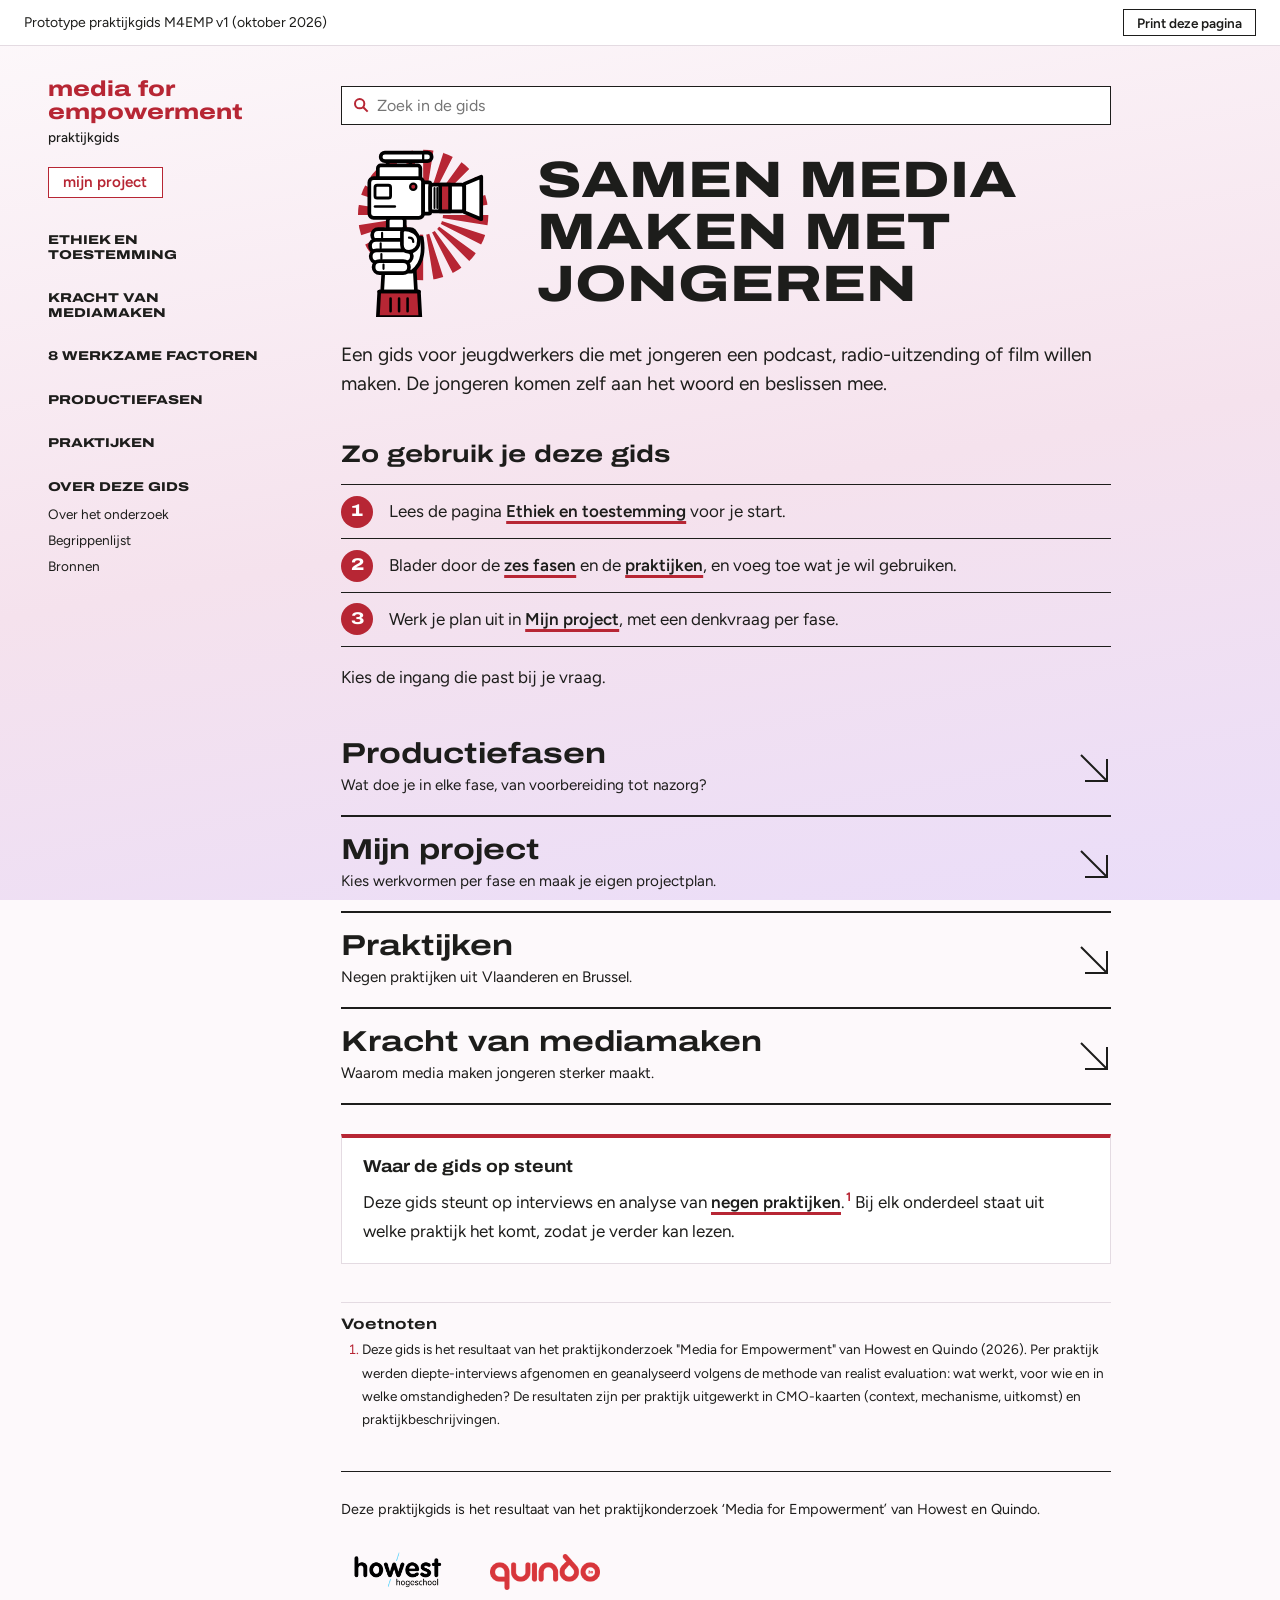
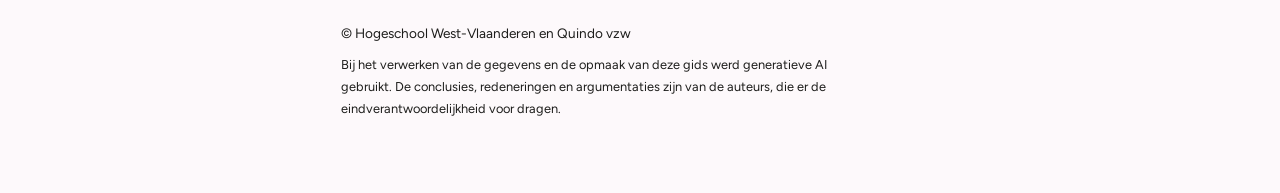
<file: index.html>
<!DOCTYPE html>
<!--
  Media for Empowerment, praktijkgids
  Alle pagina's staan in dit bestand, elk als <article data-page="..." data-title="...">.
  Opmaak: css/stijl.css. Werking: js/gids.js. Beelden: map img.
  Hoe je tekst aanpast of pagina's toevoegt: zie HANDLEIDING.md.
-->

<html lang="nl">
<head>
<meta charset="utf-8">
<meta name="viewport" content="width=device-width, initial-scale=1, viewport-fit=cover">
<!-- Testfase: vraagt zoekmachines deze site niet op te nemen. Verwijder deze regel bij de echte publicatie. -->
<meta name="robots" content="noindex, nofollow">
<title>Media for Empowerment, praktijkgids</title>
<link rel="preconnect" href="https://fonts.googleapis.com">
<link rel="preconnect" href="https://fonts.gstatic.com" crossorigin>
<link href="https://fonts.googleapis.com/css2?family=Archivo:wdth,wght@100..125,600..800&family=Figtree:ital,wght@0,400;0,500;0,600;0,700;1,400&display=swap" rel="stylesheet">
<link rel="stylesheet" href="css/stijl.css">
</head>
<body>

<div class="proto" role="note">
  <span>Prototype praktijkgids M4EMP v1 (oktober 2026)</span>
  <span class="proto-knoppen">
    <button type="button" id="printPage">Print deze pagina</button>
  </span>
</div>


<div class="shell">
<nav class="side" id="side" aria-label="Gids">
  <a class="logo" href="#/start">Media for Empowerment<small>praktijkgids</small></a>
  <button class="navtoggle" type="button" aria-expanded="false" aria-controls="navbody">Menu</button>
  <div class="navbody" id="navbody">
    <a class="nav-project" href="#/project">Mijn project <span class="teller" data-teller hidden></span></a>
    <h2><a href="#/ethiek">Ethiek en toestemming</a></h2>
    <h2><a href="#/theorie">Kracht van mediamaken</a></h2>
    <h2><a href="#/waarom">8 werkzame factoren</a></h2>
    <h2><a href="#/fasen">Productiefasen</a></h2>
    <h2><a href="#/praktijken">Praktijken</a></h2>
    <h2>Over deze gids</h2>
    <ul class="nav-klein">
      <li><a href="#/over">Over het onderzoek</a></li>
      <li><a href="#/begrippen">Begrippenlijst</a></li>
      <li><a href="#/bronnen">Bronnen</a></li>
    </ul>
  </div>
</nav>

<main id="main" tabindex="-1">
  <!-- Zoekfunctie: bovenaan elke pagina, werking in js/zoeken.js -->
  <div class="zoek" role="search">
    <label for="zoekveld" class="verborgen">Zoek in de gids</label>
    <input id="zoekveld" type="search" placeholder="Zoek in de gids" autocomplete="off" role="combobox" aria-expanded="false" aria-controls="zoekresultaten" aria-autocomplete="list">
    <div id="zoekresultaten" class="zoek-resultaten" role="listbox" aria-label="Zoekresultaten" hidden></div>
  </div>

<!-- ===================== START ===================== -->
<article data-page="start" data-title="Start">
  <div class="hero">
    <div class="hero-ico"><img src="img/pictogrammen/media-for-empowerment.svg" alt=""></div>
    <h1>Samen media maken met jongeren</h1>
  </div>
  <p class="lead">Een gids voor jeugdwerkers die met jongeren een podcast, radio-uitzending of film willen maken. De jongeren komen zelf aan het woord en beslissen mee.</p>

  <h2>Zo gebruik je deze gids</h2>
  <ol class="levels">
    <li>Lees de pagina <a href="#/ethiek">Ethiek en toestemming</a> voor je start.</li>
    <li>Blader door de <a href="#/fasen">zes fasen</a> en de <a href="#/praktijken">praktijken</a>, en voeg toe wat je wil gebruiken.</li>
    <li>Werk je plan uit in <a href="#/project">Mijn project</a>, met een denkvraag per fase.</li>
  </ol>

  <p>Kies de ingang die past bij je vraag.</p>
  <div class="entries">
    <a href="#/fasen"><b>Productiefasen</b><span>Wat doe je in elke fase, van voorbereiding tot nazorg?</span></a>
    <a href="#/project"><b>Mijn project</b><span>Kies werkvormen per fase en maak je eigen projectplan.</span></a>
    <a href="#/praktijken"><b>Praktijken</b><span>Negen praktijken uit Vlaanderen en Brussel.</span></a>
    <a href="#/theorie"><b>Kracht van mediamaken</b><span>Waarom media maken jongeren sterker maakt.</span></a>
  </div>

  <div class="callout">
    <h3>Waar de gids op steunt</h3>
    <p>Deze gids steunt op interviews en analyse van <a href="#/praktijken">negen praktijken</a>.<sup class="fn" data-ref="methode"></sup> Bij elk onderdeel staat uit welke praktijk het komt, zodat je verder kan lezen.</p>
  </div>
</article>

<!-- ===================== FASEN (landing) ===================== -->
<article data-page="fasen" data-title="Zes fasen" hidden>
  <span class="kind">Start de productie</span>
  <h1>Zes fasen</h1>
  <p class="lead">Een mediaproductie met jongeren volgt een herkenbare structuur. Per fase vind je werkvormen die in de praktijk gebruikt werden, met de context waarin ze het best werken.</p>
  <div class="entries">
    <a href="#/fase-1"><b><span class="ico ico-md" data-icon="fase-1"></span><span class="nr">1</span>Voorbereiding</b><span>Partners, plek, tijd en budget. Jongeren maken kennis met het project.</span></a>
    <a href="#/fase-2"><b><span class="ico ico-md" data-icon="fase-2"></span><span class="nr">2</span>Pre-productie</b><span>Samen het concept, het format en de afspraken bepalen.</span></a>
    <a href="#/fase-3"><b><span class="ico ico-md" data-icon="fase-3"></span><span class="nr">3</span>Productie</b><span>Opnemen, interviewen, filmen. Iedereen heeft een rol.</span></a>
    <a href="#/fase-4"><b><span class="ico ico-md" data-icon="fase-4"></span><span class="nr">4</span>Post-productie</b><span>Van opnames naar een product. Jongeren blijven mee aan het stuur.</span></a>
    <a href="#/fase-5"><b><span class="ico ico-md" data-icon="fase-5"></span><span class="nr">5</span>Toonmoment</b><span>Het product bereikt een publiek, de makers worden gezien.</span></a>
    <a href="#/fase-6"><b><span class="ico ico-md" data-icon="fase-6"></span><span class="nr">6</span>Nazorg</b><span>Afronden, evalueren en afspraken voor later.</span></a>
  </div>
  <p>De fasen zijn een houvast. In de praktijk lopen ze in elkaar over, en sommige vragen (zoals toestemming) komen in elke fase terug.<sup class="fn" data-ref="quindo-fiche"></sup></p>

  <h2>Als je werking doorloopt</h2>
  <p>Werk je met een radio, podcast of redactie die elk jaar of elke maand terugkomt? Dan doorloop je de fasen telkens opnieuw, als één lang project. Deze werkvormen kunnen helpen om zo'n werking levend te houden.</p>
  <section class="wv" data-wv="fasen/redactieraad-in-twee-delen">
    <h3>Redactieraad in twee delen</h3>
    <p>Eerst het praktische voor iedereen (planning, materiaal, subsidies), daarna het inhoudelijke voor wie wil blijven. Wie het thema minder boeit, kan dan gewoon aan de bar gaan zitten.</p>
    <div class="grond"><span>Uit: <a href="#/praktijk/radio-vandewalle">Radio Vandewalle</a></span></div>
  </section>
  <section class="wv" data-wv="fasen/elke-beslissing-terugleggen-bij-de-groep">
    <h3>Elke beslissing terugleggen bij de groep</h3>
    <p>Ook praktische keuzes (een locatie, een aankoop) gaan eerst naar de groep. Makers merken zo dat hun mening echt meeweegt.</p>
    <p class="cond"><strong>Werkt het best</strong> als je er tijd voor voorziet: samen beslissen gaat trager.</p>
    <div class="grond"><span>Uit: <a href="#/praktijk/radio-vandewalle">Radio Vandewalle</a></span><span>Meer: <a href="#/waarom/zeggenschap">Zeggenschap over je verhaal</a></span></div>
  </section>
  <section class="wv" data-wv="fasen/vaste-haalbare-cadans">
    <h3>Vaste, haalbare cadans</h3>
    <p>Elke maker komt om de vier weken opnieuw aan de beurt. Een gemiste keer is dan een onderbreking, en de draad is makkelijk weer op te pikken.</p>
    <div class="grond"><span>Uit: <a href="#/praktijk/radio-z">Radio Z</a></span><span>Meer: <a href="#/waarom/herhaling">Tempo en ritme</a></span></div>
  </section>
  <section class="wv" data-wv="fasen/ontmoetingsplek-naast-de-studio">
    <h3>Ontmoetingsplek naast de studio</h3>
    <p>Een café of open ruimte waar makers elkaar ook buiten de opnames zien. Zo hoor je erbij, ook als je even niets maakt.</p>
    <div class="grond"><span>Uit: <a href="#/praktijk/radio-vandewalle">Radio Vandewalle</a></span></div>
  </section>
  <section class="wv" data-wv="fasen/samenkomsten-met-iedereen-twee-keer-per-jaar">
    <h3>Samenkomsten met iedereen, twee keer per jaar</h3>
    <p>Alle makers, begeleiders en partners komen samen om radio te maken en te eten. Nieuwe deelnemers leren de groep zo kennen.</p>
    <div class="grond"><span>Uit: <a href="#/praktijk/radio-z">Radio Z</a></span></div>
  </section>
  <section class="wv" data-wv="fasen/makers-van-elkaar-laten-leren">
    <h3>Makers van elkaar laten leren</h3>
    <p>Koppel makers aan elkaar op basis van wat ze elkaar kunnen leren. Techniek leer je dan van iemand die het zelf doet.</p>
    <div class="grond"><span>Uit: <a href="#/praktijk/radio-vandewalle">Radio Vandewalle</a></span></div>
  </section>
  <section class="wv" data-wv="fasen/aanspreken-en-welkom-houden">
    <h3>Aanspreken en welkom houden</h3>
    <p>Een kort charter met afspraken over respect, door iedereen ondertekend. Bij grensoverschrijdend gedrag benoem je het gedrag, en blijft de persoon welkom.</p>
    <div class="grond"><span>Uit: <a href="#/praktijk/radio-vandewalle">Radio Vandewalle</a></span></div>
  </section>
</article>

<!-- ===================== FASE 1 ===================== -->
<article data-page="fase-1" data-title="Fase 1 Voorbereiding" hidden>
  <span class="ico ico-lg" data-icon="fase-1"></span>
  <span class="kind">Fase 1</span>
  <h1>Voorbereiding</h1>
  <nav class="arc" data-here="1" aria-label="Fasen"></nav>
  <p class="lead">In de voorbereiding leg je de basis: met wie werk je samen, waar, met welke middelen en in welk tempo. En je laat jongeren kennismaken met het project, zodat ze zelf kunnen kiezen om in te stappen.</p>
  <div class="kort"><h2>In het kort</h2><ul><li>Stel een tandem samen: iemand met mediakennis en iemand die zorgt voor de jongeren.</li><li>Kies plek, tempo en budget bewust.</li><li>Laat jongeren vrijblijvend kennismaken, zodat ze zelf kiezen om in te stappen.</li></ul></div>
  <p>Veel van wat later vlot loopt, wordt hier geregeld.<sup class="fn" data-ref="m4emp-werkvormen"></sup></p>

  <h2>Met je partners</h2>
  <section class="wv" data-wv="fase-1/thema-laten-groeien-uit-de-werking">
    <h3>Thema laten groeien uit de werking</h3>
    <p>Het onderwerp komt uit gesprekken die al leven in de groep, nog voor er sprake is van een productie. Zo weet je dat het thema de jongeren raakt.</p>
    <div class="grond"><span>Uit: <a href="#/praktijk/18-en-dan">18 en dan?</a></span></div>
  </section>
  <section class="wv" data-wv="fase-1/tandem-samenstellen">
    <h3>Tandem samenstellen</h3>
    <p>Leg vooraf de rollen vast tussen iemand met mediakennis en iemand die zorgt voor de jongeren. Kijk na of beide rollen echt ingevuld zijn.</p>
    <div class="grond"><span>Uit: <a href="#/praktijk/ik-ben-hier-ook">Ik Ben Hier Ook</a>, <a href="#/praktijk/hacktisch">#HACKtisch</a>, <a href="#/praktijk/18-en-dan">18 en dan?</a></span><span>Meer: <a href="#/waarom/duo">Twee begeleiders, twee rollen</a></span></div>
  </section>
  <section class="wv" data-wv="fase-1/afspraken-met-partners-op-papier">
    <h3>Afspraken met partners op papier</h3>
    <p>Spreek af wie waarover beslist: wat eruit mag, wanneer je stopt, wie de rechten heeft. Elke partner brengt eigen expertise mee.</p>
    <div class="grond"><span>Uit: <a href="#/praktijk/hacktisch">#HACKtisch</a>, <a href="#/praktijk/radio-z">Radio Z</a></span><span>Meer: <a href="#/ethiek/rechten">Drie rechten voor elke jongere</a></span></div>
  </section>
  <section class="wv" data-wv="fase-1/plek-bewust-kiezen">
    <h3>Plek bewust kiezen</h3>
    <p>Kies tussen een vertrouwde, huiselijke plek en een echte studio buiten de zorgcontext. Beide werken, om verschillende redenen.</p>
    <div class="grond"><span>Uit: <a href="#/praktijk/ik-ben-hier-ook">Ik Ben Hier Ook</a>, <a href="#/praktijk/radio-z">Radio Z</a>, <a href="#/praktijk/radio-vandewalle">Radio Vandewalle</a></span><span>Meer: <a href="#/waarom/derde-plek">Plek buiten de zorg</a></span></div>
  </section>
  <section class="wv" data-wv="fase-1/budget-vooraf-uitrekenen">
    <h3>Budget vooraf uitrekenen</h3>
    <p>Reken ook de minder zichtbare kosten mee: licenties, techniek, toegankelijkheid, montage en rechten. Een studio van een mediapartner kan veel kosten besparen.</p>
    <div class="grond"><span>Uit: <a href="#/praktijk/radio-vandewalle">Radio Vandewalle</a>, <a href="#/praktijk/foscast">FOSCAST</a>, <a href="#/praktijk/rupture">Rupture</a></span></div>
  </section>
  <section class="wv" data-wv="fase-1/tempo-afstemmen-op-de-jongeren">
    <h3>Tempo afstemmen op de jongeren</h3>
    <p>Het ritme volgt wat jongeren en begeleiders volhouden. In Radio Z bleek wekelijks te zwaar en werd het om de vier weken. Ook het tijdstip telt: kies een moment dat past bij de jongeren en hun voorziening.</p>
    <div class="grond"><span>Uit: <a href="#/praktijk/radio-z">Radio Z</a>, <a href="#/praktijk/hacktisch">#HACKtisch</a></span><span>Meer: <a href="#/waarom/herhaling">Tempo en ritme</a></span></div>
  </section>

  <h2>Met de jongeren</h2>
  <section class="wv" data-wv="fase-1/naar-de-jongeren-toe-gaan">
    <h3>Naar de jongeren toe gaan</h3>
    <p>Ga met een draagbare opnameset naar de leefgroep of voorziening, om het medium te tonen en meteen te laten proberen. Soms helpt een huisbezoek om een drempel weg te nemen.</p>
    <div class="grond"><span>Uit: <a href="#/praktijk/radio-z">Radio Z</a></span></div>
  </section>
  <section class="wv" data-wv="fase-1/vrijblijvend-proevertje">
    <h3>Vrijblijvend proevertje</h3>
    <p>Een eerste, luchtige ontmoeting met een paar eenvoudige vragen. Wie komt, verbindt zich nog tot niets. In de dagradio van De Kade (Radio Z) is dat vrije studiotijd, vrij in te vullen, met een show als mogelijkheid.</p>
    <div class="grond"><span>Uit: <a href="#/praktijk/ik-ben-hier-ook">Ik Ben Hier Ook</a>, <a href="#/praktijk/radio-z">Radio Z</a></span></div>
  </section>
  <section class="wv" data-wv="fase-1/komen-kijken-in-de-studio">
    <h3>Komen kijken in de studio</h3>
    <p>Nieuwe deelnemers kijken mee terwijl anderen opnemen. Ze leren de plek en de knoppen kennen zonder zelf te moeten presteren.</p>
    <div class="grond"><span>Uit: <a href="#/praktijk/radio-z">Radio Z</a></span></div>
  </section>
  <section class="wv" data-wv="fase-1/vertrouwde-begeleider-als-brug">
    <h3>Vertrouwde begeleider als brug</h3>
    <p>Stel de mediamaker voor via iemand die de jongeren al vertrouwen. Het vertrouwen gaat dan deels mee over.</p>
    <div class="grond"><span>Uit: <a href="#/praktijk/ik-ben-hier-ook">Ik Ben Hier Ook</a>, <a href="#/praktijk/18-en-dan">18 en dan?</a>, <a href="#/praktijk/rupture">Rupture</a>, <a href="#/praktijk/radio-z">Radio Z</a></span></div>
  </section>
  <section class="wv" data-wv="fase-1/menu-van-rollen">
    <h3>Menu van rollen</h3>
    <p>Bied rollen van verschillende zwaarte aan: presentator, camera, geluid, scenario, tot "meeluisteren met audio". Zo vindt iedereen een plek.</p>
    <div class="grond"><span>Uit: <a href="#/praktijk/ik-ben-hier-ook">Ik Ben Hier Ook</a>, <a href="#/praktijk/foscast">FOSCAST</a></span></div>
  </section>
  <section class="wv" data-wv="fase-1/groepschat-tussen-de-werkmomenten">
    <h3>Groepschat tussen de werkmomenten</h3>
    <p>Een vast kanaal houdt het contact warm tussen twee sessies, en laat je signalen oppikken.</p>
    <div class="grond"><span>Uit: <a href="#/praktijk/ik-ben-hier-ook">Ik Ben Hier Ook</a>, <a href="#/praktijk/radio-z">Radio Z</a>, <a href="#/praktijk/foscast">FOSCAST</a></span></div>
  </section>

  <div class="callout">
    <h3>Tip: vrij kiezen om mee te doen</h3>
    <p>Maak het makkelijk om nee te zeggen tegen het project zonder nee te zeggen tegen de begeleider. Vrije instap is een van de voorwaarden die in de praktijken het vaakst terugkomt.</p>
    <div class="grond"><span>Meer: <a href="#/ethiek">Ethiek en toestemming</a></span></div>
  </div>
</article>

<!-- ===================== FASE 2 ===================== -->
<article data-page="fase-2" data-title="Fase 2 Pre-productie" hidden>
  <span class="ico ico-lg" data-icon="fase-2"></span>
  <span class="kind">Fase 2</span>
  <h1>Pre-productie</h1>
  <nav class="arc" data-here="2" aria-label="Fasen"></nav>
  <p class="lead">Samen met de jongeren bepaal je wat je maakt, in welke vorm en onder welke afspraken. Hier leggen de jongeren de basis van hun eigenaarschap.</p>
  <div class="kort"><h2>In het kort</h2><ul><li>Bepaal samen het concept en het format.</li><li>Maak samen een storyboard of script, en stel samen de interviewvragen op.</li><li>Spreek af wat publiek mag, met de drie rechten als basis.</li></ul></div>
  <p>Over alle praktijken heen is dit de fase met de meeste uitgewerkte werkvormen.<sup class="fn" data-ref="m4emp-werkvormen"></sup></p>

  <section class="wv" data-wv="fase-2/conceptbrainstorm-met-een-canvas">
    <h3>Conceptbrainstorm met een canvas</h3>
    <p>Verzamel eerst vrij ideeën, bundel en sorteer ze. Een invulkader helpt om keuzes te maken: kernboodschap, doel, publiek en format.</p>
    <div class="grond"><span>Uit: <a href="#/praktijk/hacktisch">#HACKtisch</a></span></div>
  </section>
  <section class="wv" data-wv="fase-2/voorbeelden-tonen-als-vertrekpunt">
    <h3>Voorbeelden tonen als vertrekpunt</h3>
    <p>Laat bestaande podcasts, video's of documentaires zien. Zo krijgen jongeren een beeld van wat mogelijk is.</p>
    <div class="grond"><span>Uit: <a href="#/praktijk/ik-ben-hier-ook">Ik Ben Hier Ook</a></span></div>
  </section>
  <section class="wv" data-wv="fase-2/samen-de-vaste-opbouw-bepalen">
    <h3>Samen de vaste opbouw bepalen</h3>
    <p>De groep kiest zelf hoe elke aflevering in elkaar zit. In #HACKtisch werd dat: jingle, voxpop, levensverhaal, groepsgesprek en een reflectie van de psycholoog.</p>
    <div class="grond"><span>Uit: <a href="#/praktijk/hacktisch">#HACKtisch</a></span><span>Meer: <a href="#/waarom/zeggenschap">Zeggenschap over je verhaal</a></span></div>
  </section>
  <section class="wv" data-wv="fase-2/herbruikbaar-skelet">
    <h3>Herbruikbaar 'skelet'</h3>
    <p>Een vast skelet (jingle, voorstelling, thema, aangekondigde liedjes, stukjes tekst) waarbinnen de jongere alles zelf invult. De structuur geeft houvast, de inhoud blijft van de jongere.</p>
    <div class="grond"><span>Uit: <a href="#/praktijk/radio-z">Radio Z</a></span><span>Meer: <a href="#/waarom/zeggenschap">Zeggenschap over je verhaal</a></span></div>
  </section>
  <section class="wv" data-wv="fase-2/tijdlijn-tekenen">
    <h3>Tijdlijn tekenen</h3>
    <p>Elke jongere zet een verhaal uit op een tijdlijn met hoogtes en laagtes, vanaf een zelfgekozen startpunt. Die kiezen is al een eerste beslissing over het eigen verhaal.</p>
    <p class="cond"><strong>Tip:</strong> jongeren die een levenslijn kennen uit de hulpverlening, vallen daar snel op terug. Geef ook andere vormen een kans, zoals een thema, een plek of de Tree of Life uit <a href="https://www.canovlaanderen.be/life-story-work/" target="_blank" rel="noopener">Life Story Work</a>.</p>
    <div class="grond"><span>Uit: <a href="#/praktijk/ik-ben-hier-ook">Ik Ben Hier Ook</a>, <a href="#/praktijk/rupture">Rupture</a></span></div>
  </section>
  <section class="wv" data-wv="fase-2/storyboard-en-script">
    <h3>Storyboard en script</h3>
    <p>Met een storyboard en een script visualiseer en vorm je samen het verhaal: welke beelden, welke geluiden, in welke volgorde. Zo verlopen productie en post-productie doelgerichter, en geef je de keuzes van de groep door aan wie filmt en monteert. Maak ze samen met de jongeren.</p>
    <div class="grond"><span>Meer: <a href="#/fase-4">Post-productie</a>, <a href="#/ethiek/rechten">Drie rechten voor elke jongere</a></span></div>
  </section>
  <section class="wv" data-wv="fase-2/interviewvragen-samen-opstellen">
    <h3>Interviewvragen samen opstellen</h3>
    <p>Bereid telkens opnieuw samen voor wat er gevraagd wordt. Een jongere kan ook zelf de vragen maken, en zelf interviewen.</p>
    <div class="grond"><span>Uit: <a href="#/praktijk/ik-ben-hier-ook">Ik Ben Hier Ook</a>, <a href="#/praktijk/chelseas-blues">Chelsea's Blues</a></span></div>
  </section>
  <section class="wv" data-wv="fase-2/voorgesprek-met-een-duidelijke-afspraak">
    <h3>Voorgesprek met een duidelijke afspraak</h3>
    <p>Zeg voor elk interview: alles mag eruit als je wil, je mag ons onderbreken, en je hoeft niet te antwoorden. Wie weet dat iets er later nog uit kan, durft meer te vertellen.</p>
    <div class="grond"><span>Uit: <a href="#/praktijk/18-en-dan">18 en dan?</a></span><span>Meer: <a href="#/waarom/toestemming">Toestemming als doorlopend proces</a></span><span>Meer: <a href="#/ethiek/rechten">Drie rechten voor elke jongere</a></span></div>
  </section>
  <section class="wv" data-wv="fase-2/praten-over-publiceren">
    <h3>Praten over publiceren</h3>
    <p>Plan momenten waarop je samen bespreekt wat publicatie betekent: wie het kan zien, hoe lang het online staat, wat de gevolgen kunnen zijn.</p>
    <div class="grond"><span>Uit: <a href="#/praktijk/hacktisch">#HACKtisch</a></span><span>Meer: <a href="#/ethiek">Ethiek en toestemming</a></span></div>
  </section>
  <section class="wv" data-wv="fase-2/technische-workshops-op-vraag">
    <h3>Technische workshops op vraag</h3>
    <p>Bied cameratechniek, interviewen of jingles maken aan voor wie wil. Techniek leren gaat vlotter als het een keuze is.</p>
    <div class="grond"><span>Uit: <a href="#/praktijk/ik-ben-hier-ook">Ik Ben Hier Ook</a>, <a href="#/praktijk/radio-z">Radio Z</a>, <a href="#/praktijk/hacktisch">#HACKtisch</a></span></div>
  </section>
</article>

<!-- ===================== FASE 3 ===================== -->
<article data-page="fase-3" data-title="Fase 3 Productie" hidden>
  <span class="ico ico-lg" data-icon="fase-3"></span>
  <span class="kind">Fase 3</span>
  <h1>Productie</h1>
  <nav class="arc" data-here="3" aria-label="Fasen"></nav>
  <p class="lead">Nu wordt er opgenomen, geïnterviewd en gefilmd. Jongeren leren hier het meest al doende, en jouw houding als begeleider is hier het meest zichtbaar.</p>
  <div class="kort"><h2>In het kort</h2><ul><li>Geef iedereen een rol, ook wie niet vertelt.</li><li>Laat jongeren zelf de techniek bedienen en kiezen wat zichtbaar is.</li><li>Bespreek elke opname kort na.</li></ul></div>
  <p>In de productiefase leren jongeren veel sociale en digitale vaardigheden.<sup class="fn" data-ref="m4emp-werkvormen"></sup></p>

  <section class="wv" data-wv="fase-3/werkateliers-met-een-vast-ritme">
    <h3>Werkateliers met een vast ritme</h3>
    <p>Een reeks gelijkaardige sessies waarin opnemen, praten en beslissen door elkaar lopen. De vaste vorm geeft houvast.</p>
    <div class="grond"><span>Uit: <a href="#/praktijk/hacktisch">#HACKtisch</a></span></div>
  </section>
  <section class="wv" data-wv="fase-3/verhaal-een-op-een-uitschrijven">
    <h3>Verhaal één op één uitschrijven</h3>
    <p>De jongere schrijft zijn verhaal samen met een vertrouwde begeleider uit. De begeleider stelt vragen uit nieuwsgierigheid. Tussendoor praat je over wat publiek mag.</p>
    <div class="grond"><span>Uit: <a href="#/praktijk/hacktisch">#HACKtisch</a></span><span>Meer: <a href="#/waarom/luisteren">Nieuwsgierige luisterhouding</a></span></div>
  </section>
  <section class="wv" data-wv="fase-3/interviewen-met-z-n-tweeen">
    <h3>Interviewen met z'n tweeën</h3>
    <p>De vertrouwde jeugdwerker zit naast de camera, een journalistieke interviewer stelt de vragen. Zo is er veiligheid en blijft het een interview.</p>
    <div class="grond"><span>Uit: <a href="#/praktijk/18-en-dan">18 en dan?</a></span><span>Meer: <a href="#/waarom/duo">Twee begeleiders, twee rollen</a></span></div>
  </section>
  <section class="wv" data-wv="fase-3/praten-over-het-thema-zonder-camera">
    <h3>Praten over het thema zonder camera</h3>
    <p>Herhaalde gesprekken in groep over het thema, zonder opname. Wanneer de camera aangaat, is het onderwerp al bespreekbaar.</p>
    <div class="grond"><span>Uit: <a href="#/praktijk/18-en-dan">18 en dan?</a></span></div>
  </section>
  <section class="wv" data-wv="fase-3/opnamedag-met-een-rol-voor-iedereen">
    <h3>Opnamedag met een rol voor iedereen</h3>
    <p>Een dag op locatie waar iedereen een taak heeft. De uitstap gaat door omdat de groep het wil.</p>
    <div class="grond"><span>Uit: <a href="#/praktijk/ik-ben-hier-ook">Ik Ben Hier Ook</a></span></div>
  </section>
  <section class="wv" data-wv="fase-3/voxpops-door-de-jongeren-zelf">
    <h3>Voxpops door de jongeren zelf</h3>
    <p>Per twee de straat op met een opnamekit om voorbijgangers te bevragen. Laat de kits tussen de sessies in de werking staan.</p>
    <div class="grond"><span>Uit: <a href="#/praktijk/hacktisch">#HACKtisch</a></span><span>Meer: <a href="#/waarom/herkenning">Herkenning bij gelijken</a></span></div>
  </section>
  <section class="wv" data-wv="fase-3/jongeren-bedienen-zelf-de-techniek">
    <h3>Jongeren bedienen zelf de techniek</h3>
    <p>Wie wil, bedient zelf de techniek: schuiven, camera's, muziek. Jongeren leren het door te doen, met een begeleider als coach naast zich.</p>
    <div class="grond"><span>Uit: <a href="#/praktijk/radio-z">Radio Z</a></span></div>
  </section>
  <section class="wv" data-wv="fase-3/begeleiding-op-maat">
    <h3>Begeleiding op maat</h3>
    <p>De begeleider doet zoveel als nodig is: aanwezig blijven als technisch vangnet, knoppen bedienen, het gesprek op gang brengen, of de jongere interviewen zodat die kan zeggen wat hij wil zeggen.</p>
    <div class="grond"><span>Uit: <a href="#/praktijk/radio-z">Radio Z</a></span><span>Meer: <a href="#/waarom/duo">Twee begeleiders, twee rollen</a></span></div>
  </section>
  <section class="wv" data-wv="fase-3/peers-uitnodigen">
    <h3>Peers uitnodigen</h3>
    <p>De jongere nodigt een vriend of vriendin uit om de opname in de studio mee te volgen.</p>
    <div class="grond"><span>Uit: <a href="#/praktijk/radio-z">Radio Z</a></span><span>Meer: <a href="#/waarom/toonmoment">Gehoord en gezien worden</a></span></div>
  </section>
  <section class="wv" data-wv="fase-3/zelf-kiezen-wat-zichtbaar-is">
    <h3>Zelf kiezen wat zichtbaar is</h3>
    <p>Camera aan of uit, micro open of dicht, eigen naam of schuilnaam: de jongere beslist, telkens opnieuw. Spreek ook een signaal af om te stoppen.</p>
    <div class="grond"><span>Uit: <a href="#/praktijk/radio-z">Radio Z</a>, <a href="#/praktijk/18-en-dan">18 en dan?</a></span><span>Meer: <a href="#/waarom/zeggenschap">Zeggenschap over je verhaal</a></span><span>Meer: <a href="#/ethiek/rechten">Drie rechten voor elke jongere</a></span></div>
  </section>
  <section class="wv" data-wv="fase-3/na-elke-opname-even-nabespreken">
    <h3>Na elke opname even nabespreken</h3>
    <p>Een kort gesprek meteen na de opname: over de inhoud, over hoe het liep, over hoe iedereen zich voelt.</p>
    <div class="grond"><span>Uit: <a href="#/praktijk/foscast">FOSCAST</a>, <a href="#/praktijk/18-en-dan">18 en dan?</a></span></div>
  </section>
  <section class="wv" data-wv="fase-3/de-mediamaker-bewaakt-de-kwaliteit-de-jongeren-d">
    <h3>De mediamaker bewaakt de kwaliteit, de jongeren de inhoud</h3>
    <p>Zeg het uitdrukkelijk en herhaal het: de mediaprofessional zorgt voor een goed product, het verhaal is van de jongeren.</p>
    <div class="grond"><span>Uit: <a href="#/praktijk/hacktisch">#HACKtisch</a>, <a href="#/praktijk/radio-vandewalle">Radio Vandewalle</a></span></div>
  </section>

  <div class="callout">
    <h3>Tip: plan een tussenmoment</h3>
    <p>Tussen twee opnamereeksen kan het lang stil blijven. Tussentijdse ontmoetingen en activiteiten, zoals een bezoek aan een televisiestudio, houden de energie vast.</p>
    <div class="grond"><span>Uit: <a href="#/praktijk/ik-ben-hier-ook">Ik Ben Hier Ook</a></span></div>
  </div>
</article>
<!-- ===================== FASE 4 ===================== -->
<article data-page="fase-4" data-title="Fase 4 Post-productie" hidden>
  <span class="ico ico-lg" data-icon="fase-4"></span>
  <span class="kind">Fase 4</span>
  <h1>Post-productie</h1>
  <nav class="arc" data-here="4" aria-label="Fasen"></nav>
  <p class="lead">Uit alle opnames maak je één product. Montage vraagt tijd, techniek en overzicht, dus meestal neem jij als begeleider hier het meeste werk op je. Met een paar eenvoudige werkvormen blijven de jongeren mee aan het stuur.</p>
  <div class="kort"><h2>In het kort</h2><ul><li>Laat jongeren meebeslissen over hoe ze inspraak willen in de montage.</li><li>Toon tussendoor wat eruit komt, in groep en apart.</li><li>Sta stil bij de mensen die in het verhaal voorkomen.</li></ul></div>
  <p>In de montage krijgt het verhaal zijn betekenis. Hoe meer jongeren daarover mee beslissen, hoe meer het hun verhaal blijft.<sup class="fn" data-ref="m4emp-ethiek"></sup></p>
  <div class="callout">
    <h3>Tip: spreek het vooraf af</h3>
    <p>Laat jongeren bij de start mee beslissen over de manier waarop ze inspraak willen in de montage: over hun eigen fragmenten, de opbouw, het eindresultaat. Dan weet iedereen waar hij aan toe is.</p>
    <div class="grond"><span>Meer: <a href="#/ethiek/rechten">Drie rechten voor elke jongere</a></span></div>
  </div>

  <h2>Werkvormen</h2>
  <section class="wv" data-wv="fase-4/elkaars-materiaal-bekijken-story-building">
    <h3>Elkaars materiaal bekijken (story building)</h3>
    <p>Elke jongere bekijkt het interview van iemand anders en bedenkt welke beelden erbij passen. Zo beslist de groep mee over de opbouw, ook wie weinig zegt.</p>
    <p class="cond"><strong>Werkt het best</strong> samen met korte één-op-één-gesprekken, zeker in een stille groep.</p>
    <div class="grond"><span>Uit: <a href="#/praktijk/ik-ben-hier-ook">Ik Ben Hier Ook</a></span></div>
  </section>
  <section class="wv" data-wv="fase-4/ruwe-montage-tonen-met-twee-vragen">
    <h3>Ruwe montage tonen met twee vragen</h3>
    <p>"Begrijpen we jou goed?" en "Wat moet eruit, of erin?" Met die twee vragen check je of het verhaal klopt en of de jongere akkoord gaat.</p>
    <p class="cond"><strong>Werkt het best</strong> wanneer de jongere de eindregie heeft en dat ook weet.</p>
    <div class="grond"><span>Uit: <a href="#/praktijk/chelseas-blues">Chelsea's Blues</a></span></div>
  </section>
  <section class="wv" data-wv="fase-4/eigen-versie-terugsturen">
    <h3>Eigen versie terugsturen</h3>
    <p>Je knipt het interview van elke jongere terug en stuurt het apart door, met één vraag: wat mag er zeker niet in? Jongeren durven dan meer te vertellen, omdat ze weten dat het er later nog uit kan.</p>
    <p class="cond"><strong>Werkt het best</strong> in combinatie met een moment waarop jongeren ook de opbouw van het geheel zien.</p>
    <div class="grond"><span>Uit: <a href="#/praktijk/18-en-dan">18 en dan?</a></span><span>Meer: <a href="#/ethiek/rechten">Drie rechten voor elke jongere</a></span></div>
  </section>
  <section class="wv" data-wv="fase-4/tussendoor-terugkoppelen-in-groep-en-apart">
    <h3>Tussendoor terugkoppelen, in groep en apart</h3>
    <p>Laat onderweg zien wat eruit komt. Bespreek gevoelige stukken apart met de jongere in kwestie. Zo weet iedereen op het toonmoment wat er te zien is.</p>
    <p class="cond"><strong>Tip:</strong> vraag door als een jongere snel "het is goed" zegt. Laat concreet kiezen tussen twee versies van een fragment.</p>
    <div class="grond"><span>Uit: <a href="#/praktijk/ik-ben-hier-ook">Ik Ben Hier Ook</a></span></div>
  </section>
  <section class="wv" data-wv="fase-4/testvisie-met-beslissingsrecht">
    <h3>Testvisie met beslissingsrecht</h3>
    <p>Een tussenvertoning waarin jongeren zichzelf zien en beelden laten weglaten die ze liever niet in de film zien. Plan ze voor de montage definitief is.</p>
    <div class="grond"><span>Uit: <a href="#/praktijk/rupture">Rupture</a></span></div>
  </section>
  <section class="wv" data-wv="fase-4/zelf-de-bindteksten-inspreken-en-de-volgorde-kie">
    <h3>Zelf de bindteksten inspreken en de volgorde kiezen</h3>
    <p>De jongeren spreken zelf de stukken in die de delen verbinden, en beslissen mee over de volgorde. Samen de edits beluisteren sluit het af.</p>
    <div class="grond"><span>Uit: <a href="#/praktijk/hacktisch">#HACKtisch</a></span></div>
  </section>
  <section class="wv" data-wv="fase-4/vaste-monteur-met-vetorecht-voor-de-groep">
    <h3>Vaste monteur, met vetorecht voor de groep</h3>
    <p>Eén ervaren monteur beslist over de montage. De groep houdt het recht om te zeggen wat er zeker niet in mag.</p>
    <p class="cond"><strong>Werkt het best</strong> in een groep die al zelfstandig werkt, rond onderwerpen die weinig persoonlijk zijn. Laat meer dan één persoon het monteren leren. Of kies een expert die het vertrouwen van de groep geniet en het storyboard meekrijgt dat de groep in de <a href="#/fase-2">pre-productie</a> maakte.</p>
    <div class="grond"><span>Uit: <a href="#/praktijk/foscast">FOSCAST</a></span></div>
  </section>
  <section class="wv" data-wv="fase-4/laatste-check-met-hernieuwde-toestemming">
    <h3>Laatste check met hernieuwde toestemming</h3>
    <p>Een afsluitende sessie waarin iedereen het eindresultaat hoort of ziet, erover praat en het formeel vrijgeeft.</p>
    <div class="grond"><span>Uit: <a href="#/praktijk/hacktisch">#HACKtisch</a></span><span>Meer: <a href="#/waarom/toestemming">Toestemming als doorlopend proces</a></span></div>
  </section>
  <section class="wv" data-wv="fase-4/stilstaan-bij-de-mensen-in-het-verhaal">
    <h3>Stilstaan bij de mensen in het verhaal</h3>
    <p>Maak er een aparte stap van, voor iets publiek gaat. Wie komt in beeld of ter sprake, en wat betekent publicatie voor hen? Laat wie rechtstreeks betrokken is de film vooraf zien.</p>
    <p class="cond"><strong>Hou er rekening mee</strong> dat een publicatie ook mensen kan raken die niet in beeld komen.</p>
    <div class="grond"><span>Uit: <a href="#/praktijk/chelseas-blues">Chelsea's Blues</a></span><span>Meer: <a href="#/ethiek">Ethiek</a></span></div>
  </section>

  <h2>Afweging die je telkens maakt</h2>
  <div class="callout">
    <h3>Kwaliteit en stem</h3>
    <p>Een verzorgd eindproduct maakt jongeren trots. Soms haalt materiaal het eindproduct niet, omdat het technisch niet bruikbaar is. Leg vooraf uit dat kwaliteit meeweegt bij de keuze van fragmenten, en zoek samen naar een andere plek voor die bijdrage (bijvoorbeeld in de aftiteling).</p>
    <div class="grond"><span>Uit: <a href="#/praktijk/ik-ben-hier-ook">Ik Ben Hier Ook</a></span></div>
  </div>

  <h2>Reken op tijd</h2>
  <p>In Ik Ben Hier Ook ging ongeveer 80 van de 150 begeleidingsuren naar montage. Wanneer elke jongere een eigen verhaal inbrengt, vraagt de montage extra tijd.</p>

  <h2>Deel jouw aanpak</h2>
  <p>Heb jij een manier gevonden om montage speels en toegankelijk te maken voor jongeren? Die ervaring vullen we graag aan in deze gids.</p>
</article>

<!-- ===================== FASE 5 ===================== -->
<article data-page="fase-5" data-title="Fase 5 Toonmoment" hidden>
  <span class="ico ico-lg" data-icon="fase-5"></span>
  <span class="kind">Fase 5</span>
  <h1>Toonmoment</h1>
  <nav class="arc" data-here="5" aria-label="Fasen"></nav>
  <p class="lead">Het product bereikt een publiek. Voor jongeren verschuift de vraag hier van "wat wil ik vertellen?" naar "wat wil ik dat hiermee naar buiten gaat?". Wie gezien en gehoord wordt, groeit in zijn rol als maker.</p>
  <div class="kort"><h2>In het kort</h2><ul><li>Kies het toonmoment dat past: een première, een live-uitzending of een publicatie online.</li><li>Geef jongeren het woord: inleiden, spreken, modereren.</li><li>Plan de dagen na het toonmoment.</li></ul></div>
  <p>De praktijken kennen drie soorten toonmomenten: een eenmalige première, een terugkerend live-moment, en een publicatie online. Kies de vorm die past bij je product en je groep.<sup class="fn" data-ref="m4emp-werkvormen"></sup></p>

  <h2>Eenmalig moment</h2>
  <section class="wv" data-wv="fase-5/premiere-in-een-echte-zaal">
    <h3>Première in een echte zaal</h3>
    <p>Een vertoning in een cinema, met familie, begeleiders en publiek. Al de aankondiging maakt het verschil tussen vertellen en naar buiten treden voelbaar.</p>
    <div class="grond"><span>Uit: <a href="#/praktijk/ik-ben-hier-ook">Ik Ben Hier Ook</a></span><span>Meer: <a href="#/waarom/toonmoment">Gehoord en gezien worden</a></span></div>
  </section>
  <section class="wv" data-wv="fase-5/aansluiten-bij-een-evenement">
    <h3>Aansluiten bij een evenement</h3>
    <p>Plan de première op een dag waar professionals en beleidsmakers al samenkomen, of koppel de release aan een event met pers.</p>
    <div class="grond"><span>Uit: <a href="#/praktijk/18-en-dan">18 en dan?</a>, <a href="#/praktijk/hacktisch">#HACKtisch</a></span></div>
  </section>
  <section class="wv" data-wv="fase-5/jongeren-nemen-het-woord">
    <h3>Jongeren nemen het woord</h3>
    <p>Jongeren leiden de vertoning in, spreken erover of modereren zelf het nagesprek. Bereid het samen voor en geef dan de micro door.</p>
    <div class="grond"><span>Uit: <a href="#/praktijk/18-en-dan">18 en dan?</a>, <a href="#/praktijk/rupture">Rupture</a></span></div>
  </section>

  <h2>Terugkerend moment</h2>
  <section class="wv" data-wv="fase-5/live-uitzenden">
    <h3>Live uitzenden</h3>
    <p>Elke uitzending is een nieuw toonmoment. Via een chat reageren luisteraars (vaak familie en begeleiders) meteen, en vragen ze muziek aan.</p>
    <div class="grond"><span>Uit: <a href="#/praktijk/radio-z">Radio Z</a>, <a href="#/praktijk/radio-vandewalle">Radio Vandewalle</a></span></div>
  </section>
  <section class="wv" data-wv="fase-5/reminders">
    <h3>Reminders</h3>
    <p>Familie krijgt een reminder en de leefgroep een bericht dat de jongere die dag op antenne is; de jongere nodigt zelf mensen uit om te luisteren.</p>
    <div class="grond"><span>Uit: <a href="#/praktijk/radio-z">Radio Z</a></span><span>Meer: <a href="#/waarom/toonmoment">Gehoord en gezien worden</a></span></div>
  </section>
  <section class="wv" data-wv="fase-5/publiek-en-makers-laten-ontmoeten">
    <h3>Publiek en makers laten ontmoeten</h3>
    <p>'s Ochtends een interview met een lokale gast, 's namiddags datzelfde publiek ter plekke voor een optreden. Makers en luisteraars zien elkaar.</p>
    <div class="grond"><span>Uit: <a href="#/praktijk/radio-vandewalle">Radio Vandewalle</a></span></div>
  </section>

  <h2>Online publiceren</h2>
  <section class="wv" data-wv="fase-5/cijfers-delen-met-de-makers">
    <h3>Cijfers delen met de makers</h3>
    <p>Laat de makers per aflevering zien hoeveel mensen luisterden. Tweehonderd luisteraars die veertig minuten naar jou luisteren: dat is een sterke bevestiging.</p>
    <div class="grond"><span>Uit: <a href="#/praktijk/foscast">FOSCAST</a></span></div>
  </section>
  <section class="wv" data-wv="fase-5/jongeren-delen-zelf">
    <h3>Jongeren delen zelf</h3>
    <p>Maak de opname herbeluisterbaar en laat de jongere zelf beslissen naar wie en wanneer de link gaat.</p>
    <div class="grond"><span>Uit: <a href="#/praktijk/radio-z">Radio Z</a></span></div>
  </section>

  <h2>Verder reiken</h2>
  <section class="wv" data-wv="fase-5/stap-voor-stap-opschalen-met-toestemming-per-sta">
    <h3>Stap voor stap opschalen, met toestemming per stap</h3>
    <p>Van zaal naar televisie naar festival: elk nieuw publiek is een nieuwe vraag aan de maker.</p>
    <div class="grond"><span>Uit: <a href="#/praktijk/chelseas-blues">Chelsea's Blues</a></span><span>Meer: <a href="#/waarom/toestemming">Toestemming als doorlopend proces</a></span></div>
  </section>
  <section class="wv" data-wv="fase-5/vertoningsreeks-met-lespakket">
    <h3>Vertoningsreeks met lespakket</h3>
    <p>Vertoningen in scholen, sociaal werk en hogescholen, ondersteund door een lespakket. Zo blijft het product lang werken.</p>
    <div class="grond"><span>Uit: <a href="#/praktijk/rupture">Rupture</a></span></div>
  </section>
  <section class="wv" data-wv="fase-5/afsluitritueel">
    <h3>Afsluitritueel</h3>
    <p>Een gezamenlijke afsluiter (bijvoorbeeld een barbecue) als moment van erkenning, bedanking en terugblik.</p>
    <div class="grond"><span>Uit: <a href="#/praktijk/radio-vandewalle">Radio Vandewalle</a></span></div>
  </section>

  <div class="callout">
    <h3>Tip: plan de dagen na het toonmoment</h3>
    <p>Een toonmoment is een piek. Spreek vooraf af wie er de dagen erna is voor de jongeren. Plan ook de communicatie rond de release samen met hen, zodat ze weten wat er wanneer online komt.</p>
    <div class="grond"><span>Meer: <a href="#/fase-6">Nazorg</a>, <a href="#/ethiek">Ethiek</a></span></div>
  </div>
</article>

<!-- ===================== FASE 6 ===================== -->
<article data-page="fase-6" data-title="Fase 6 Nazorg" hidden>
  <span class="ico ico-lg" data-icon="fase-6"></span>
  <span class="kind">Fase 6</span>
  <h1>Nazorg</h1>
  <nav class="arc" data-here="6" aria-label="Fasen"></nav>
  <p class="lead">Na het toonmoment rond je af: samen terugkijken, afspraken maken over wat er met het product gebeurt, en kijken wat jongeren verder willen doen.</p>
  <div class="kort"><h2>In het kort</h2><ul><li>Evalueer samen en maak afspraken per jongere.</li><li>Maak duidelijk hoe jongeren hun toestemming later kunnen aanpassen.</li><li>Help wie verder wil een volgende stap te zetten.</li></ul></div>
  <p>In deze fase worden de blijvende effecten zichtbaar.<sup class="fn" data-ref="m4emp-werkvormen"></sup></p>

  <section class="wv" data-wv="fase-6/samen-evalueren-dan-afspraken-per-jongere">
    <h3>Samen evalueren, dan afspraken per jongere</h3>
    <p>Een evaluatie in groep, gevolgd door afspraken met elke jongere apart: waar mag het product nog getoond worden, hoe en onder welke voorwaarden?</p>
    <div class="grond"><span>Uit: <a href="#/praktijk/ik-ben-hier-ook">Ik Ben Hier Ook</a></span></div>
  </section>
  <section class="wv" data-wv="fase-6/opnieuw-toestemming-vragen-bij-elk-gebruik">
    <h3>Opnieuw toestemming vragen bij elk gebruik</h3>
    <p>Elke nieuwe vertoning, elk fragment en elk hergebruik gaat opnieuw langs de maker. Wie het product wil tonen, vraagt het aan de makers.</p>
    <div class="grond"><span>Uit: <a href="#/praktijk/ik-ben-hier-ook">Ik Ben Hier Ook</a>, <a href="#/praktijk/hacktisch">#HACKtisch</a>, <a href="#/praktijk/chelseas-blues">Chelsea's Blues</a></span><span>Meer: <a href="#/waarom/toestemming">Toestemming als doorlopend proces</a></span></div>
  </section>
  <section class="wv" data-wv="fase-6/het-ruwe-materiaal-is-van-de-maker">
    <h3>Het ruwe materiaal is van de maker</h3>
    <p>Laat jongeren hun eigen, ongemonteerde materiaal opvragen, om het zelf te bewaren of terug te bekijken.</p>
    <div class="grond"><span>Uit: <a href="#/praktijk/ik-ben-hier-ook">Ik Ben Hier Ook</a></span></div>
  </section>
  <section class="wv" data-wv="fase-6/tijd-voor-persoonlijke-opvolging">
    <h3>Tijd voor persoonlijke opvolging</h3>
    <p>Reken op extra individueel contact rond de publicatie. Bij een persoonlijk traject kan de nazorg maanden duren.</p>
    <div class="grond"><span>Uit: <a href="#/praktijk/chelseas-blues">Chelsea's Blues</a>, <a href="#/praktijk/18-en-dan">18 en dan?</a></span></div>
  </section>
  <section class="wv" data-wv="fase-6/erkenning-in-eigen-kring">
    <h3>Erkenning in eigen kring</h3>
    <p>Collega-begeleiders zeggen de jongere bij terugkomst dat ze geluisterd hebben en dat het goed was.</p>
    <div class="grond"><span>Uit: <a href="#/praktijk/radio-z">Radio Z</a> (dagradio De Kade)</span><span>Meer: <a href="#/waarom/toonmoment">Gehoord en gezien worden</a></span><span>Meer: <a href="#/waarom/herkenning">Herkenning bij gelijken</a></span></div>
  </section>
  <section class="wv" data-wv="fase-6/product-als-spiegel">
    <h3>Product als spiegel</h3>
    <p>De film of opname kan een vertrekpunt worden in verdere begeleiding: om terug te blikken, of om iets te vertellen aan mensen rond de jongere.</p>
    <div class="grond"><span>Uit: <a href="#/praktijk/ik-ben-hier-ook">Ik Ben Hier Ook</a>, <a href="#/praktijk/chelseas-blues">Chelsea's Blues</a></span></div>
  </section>
  <section class="wv" data-wv="fase-6/samen-met-het-bestuur-terugkijken">
    <h3>Samen met het bestuur terugkijken</h3>
    <p>Toon het product op een algemene vergadering met jongeren en bestuur samen, en bespreek hoe het verder kan.</p>
    <div class="grond"><span>Uit: <a href="#/praktijk/18-en-dan">18 en dan?</a></span></div>
  </section>
  <section class="wv" data-wv="fase-6/volgende-stap-mogelijk-maken">
    <h3>Volgende stap mogelijk maken</h3>
    <p>Help jongeren die verder willen: een andere mediawerking, een opleiding, vrijwilligerswerk of een professionele stap. Uit Ik Ben Hier Ook groeide een deelnemer door tot mediamaker bij Quindo. In Radio Z kreeg een vroegere deelnemer een eigen uitzenduurtje bij de jongerenradio.</p>
    <div class="grond"><span>Uit: <a href="#/praktijk/ik-ben-hier-ook">Ik Ben Hier Ook</a>, <a href="#/praktijk/foscast">FOSCAST</a>, <a href="#/praktijk/putain">Putain</a>, <a href="#/praktijk/radio-z">Radio Z</a></span></div>
  </section>
  <section class="wv" data-wv="fase-6/de-evaluatie-opent-het-volgende-seizoen">
    <h3>De evaluatie opent het volgende seizoen</h3>
    <p>Bij een terugkerende werking is de evaluatie van het ene seizoen het begin van de brainstorm voor het volgende.</p>
    <div class="grond"><span>Uit: <a href="#/praktijk/foscast">FOSCAST</a></span></div>
  </section>

  <div class="callout">
    <h3>Tip: spreek een einde af</h3>
    <p>Na een geslaagd product komen er vaak nieuwe vragen om te komen vertellen. Spreek af wanneer het traject voor de jongeren klaar is, en laat hen vrij kiezen of ze nog meegaan.</p>
    <div class="grond"><span>Meer: <a href="#/ethiek">Ethiek en toestemming</a></span></div>
  </div>
</article>
<!-- ===================== PRAKTIJKEN (landing) ===================== -->
<article data-page="praktijken" data-title="Negen praktijken" hidden>
  <span class="kind">Praktijken</span>
  <h1>Negen praktijken</h1>
  <p class="lead">Negen praktijken uit Vlaanderen en Brussel, van een eenmalige documentaire tot een radio die al jaren loopt. Elke praktijk toont een andere manier om met jongeren media te maken.</p>
  <div class="entries">
    <a href="#/praktijk/ik-ben-hier-ook"><b>Ik Ben Hier Ook</b><span>Documentaire. Open jeugdwerk en jeugdhulp, Kortrijk.</span></a>
    <a href="#/praktijk/18-en-dan"><b>18 en dan?</b><span>Documentaire over 18 worden. Jeugdwelzijnswerk, Gent.</span></a>
    <a href="#/praktijk/chelseas-blues"><b>Chelsea's Blues</b><span>Biografische documentaire binnen een Life Story Work-traject.</span></a>
    <a href="#/praktijk/foscast"><b>FOSCAST</b><span>Podcast door vrijwilligers van een jeugdbeweging.</span></a>
    <a href="#/praktijk/radio-vandewalle"><b>Radio Vandewalle</b><span>Stadsradio voor alle leeftijden, Roeselare.</span></a>
    <a href="#/praktijk/hacktisch"><b>#HACKtisch</b><span>Podcast over mentale gezondheid, gemaakt door jongeren.</span></a>
    <a href="#/praktijk/radio-z"><b>Radio Z</b><span>Live radio door jongeren uit voorzieningen, Brugge. Afgelopen project.</span></a>
    <a href="#/praktijk/rupture"><b>Rupture</b><span>Documentaire over een trektocht, jeugdwerk en stadsmedium, Brussel.</span></a>
    <a href="#/praktijk/putain"><b>Putain</b><span>Tv-reeks met Brusselse jongeren, vaak zonder acteerervaring.</span></a>
  </div>
</article>

<!-- ===================== IK BEN HIER OOK ===================== -->
<article data-page="praktijk/ik-ben-hier-ook" data-title="Ik Ben Hier Ook" hidden>
  <span class="kind">Praktijk</span>
  <h1>Ik Ben Hier Ook</h1>
  <figure class="casefig">
    <img src="img/praktijken/ik-ben-hier-ook.jpg" alt="Filmaffiche van Ik Ben Hier Ook met portretten van de vier regisseurs en hun namen." width="900" height="1125" loading="lazy">
    <figcaption>Affiche: Quindo, Oranjehuis en Het Sociaal Productiehuis</figcaption>
  </figure>
  <p class="lead">Een groep jongeren maakt samen een documentaire, waarin wie wil een eigen verhaal brengt. Het medium lag vast. Wat er verteld werd, en hoe, kozen de jongeren zelf.<sup class="fn" data-ref="p-ibho"></sup></p>
  <dl class="facts">
    <div><dt>Setting</dt><dd>Jeugdhulp (Oranjehuis), Kortrijk</dd></div>
    <div><dt>Jongeren</dt><dd>14 tot 18 jaar</dd></div>
    <div><dt>Product</dt><dd>Documentaire, met première in een cinemazaal</dd></div>
    <div><dt>Tijd</dt><dd>Ongeveer 150 uur, waarvan 80 voor montage</dd></div>
  </dl>
  <p>De groep bracht jongeren met een vluchtverhaal en jongeren uit de jeugdhulp samen. Ze werkten in een vertrouwde, huiselijke ruimte bij de partner, een plek die ze telkens zelf kozen.</p>
  <h2>Verloop</h2>
  <div class="tbl"><table>
    <thead><tr><th>Fase</th><th>Wat er gebeurde</th><th>Om mee te nemen</th></tr></thead>
    <tbody>
      <tr><td><a href="#/fase-1"><span class="nr">1</span>Voorbereiding</a></td><td>Samenwerking met een begeleider uit de jeugdhulp die de jongeren al goed kende en vaak zag. Daarna een vrijblijvend kennismakingsmoment.</td><td>Een begeleider met een bestaande band maakt opvolgen eenvoudig. Jongeren stappen in op eigen keuze.</td></tr>
      <tr><td><a href="#/fase-2"><span class="nr">2</span>Pre-productie</a></td><td>Elke jongere maakte een tijdlijn en stelde die voor aan de groep. Daarna samen interviewvragen opstellen.</td><td>Uit die voorstelling kwam de zin die de titel van de film werd.</td></tr>
      <tr><td><a href="#/fase-3"><span class="nr">3</span>Productie</a></td><td>Een dag aan zee waar iedereen een rol kreeg. Interviews, telkens meteen samen teruggekeken. Een bezoek aan een televisiestudio tussendoor.</td><td>Tussentijdse ontmoetingen en activiteiten houden de energie vast.</td></tr>
      <tr><td><a href="#/fase-4"><span class="nr">4</span>Post-productie</a></td><td>Story building in groep. De mediabegeleider monteerde, en jongeren konden aanschuiven.</td><td>Gevoelige fragmenten werden apart besproken.</td></tr>
      <tr><td><a href="#/fase-5"><span class="nr">5</span>Toonmoment</a></td><td>Première in de cinema met familie en publiek.</td><td>De aankondiging maakt het verschil tussen vertellen en naar buiten brengen voelbaar.</td></tr>
      <tr><td><a href="#/fase-6"><span class="nr">6</span>Nazorg</a></td><td>Samen evalueren, dan per jongere afspraken over verdere vertoningen.</td><td>Het eerste halfjaar vroeg elke vertoning toestemming, daarna kwam de film vrij online.</td></tr>
    </tbody>
  </table></div>
    <figure class="quote"><blockquote>Ja, ik ben de regisseur.</blockquote><figcaption>Jongere</figcaption></figure>
  <h2>Wat hier werkt</h2>
  <section class="wv"><h3>Vast format, open inhoud</h3><p>De jongere koos zelf waar het verhaal begint, wat erin komt en welke toon het krijgt. Zo wordt het verhaal iets wat je geeft.</p><div class="grond"><span>Meer: <a href="#/waarom/zeggenschap">Zeggenschap over je verhaal</a></span></div></section>
  <section class="wv" data-wv="fase-1/tandem-samenstellen"><h3>Twee begeleiders die de tijd verdelen</h3><p>De begeleider uit de jeugdhulp deed het werk voor en tussen de sessies: motiveren, opvolgen, de groep bijeenhouden. Tijdens de sessies nam de mediabegeleider het over.</p><p class="cond"><strong>Werkt het best</strong> wanneer één begeleider de jongeren al vaak ziet, zodat opvolgen vanzelf meeloopt.</p><div class="grond"><span>Meer: <a href="#/waarom/duo">Twee begeleiders, twee rollen</a></span></div></section>
  <section class="wv" data-wv="fase-1/menu-van-rollen"><h3>Meedoen zonder je verhaal te vertellen</h3><p>Camera, geluid, scenario, muziek: er was werk voor wie liever niet vertelde. Iedereen hoorde erbij.</p><p class="cond"><strong>Tip:</strong> maak een rolmenukaart met ook andere rollen, zoals catering, fotografie, grafisch werk, tekst of locaties zoeken.</p></section>
  <section class="wv" data-wv="praktijk/jongeren-regisseur-noemen" data-fase="fase-3"><h3>Jongeren "regisseur" noemen</h3><p>De jongeren heetten intern en extern regisseurs, ook tegenover buitenstaanders. Jongeren gingen zichzelf ook zo voorstellen.</p></section>
  <section class="wv" data-wv="fase-2/tijdlijn-tekenen"><h3>Lotgenoten in de groep</h3><p>Door elkaars tijdlijnen te zien, herkenden jongeren met heel verschillende achtergronden zich in elkaar. Uit die herkenning kwam de rode draad voor hun verhaal.</p><div class="grond"><span>Meer: <a href="#/waarom/herkenning">Herkenning bij gelijken</a></span></div></section>
  <section class="wv" data-wv="fase-6/opnieuw-toestemming-vragen-bij-elk-gebruik"><h3>Toestemming als doorlopend proces</h3><p>Het eerste halfjaar stond de film niet vrij online: wie hem wilde tonen, vroeg het aan de regisseurs. Daarna kwam hij vrij online.</p><div class="grond"><span>Meer: <a href="#/waarom/toestemming">Toestemming als doorlopend proces</a></span></div></section>
  <h2>Wat deze aanpak nodig heeft</h2>
  <p>Een begeleider die de jongeren kent en vaak ziet. Een plek die de jongeren zelf kiezen. Voldoende tijd, ook voor stillere periodes. En een vrije keuze om in te stappen. In een setting met aanwezigheidsplicht (zoals school) vraagt die vrije sfeer extra aandacht.</p>

  <div class="result">
    <h2>Bekijk, beluister of lees meer</h2>
    <p>Na een eerste halfjaar met vertoningen op vraag staat de film nu vrij online.</p>
    <p><a class="resbtn" href="https://www.quindo.be/projecten/ik-ben-hier-ook-een-short-film-door-en-over-jongeren-in-kortrijk" target="_blank" rel="noopener">Bekijk de film</a> <span class="ressrc">quindo.be</span></p>
  </div>

</article>

<!-- ===================== 18 EN DAN ===================== -->
<article data-page="praktijk/18-en-dan" data-title="18 en dan?" hidden>
  <span class="kind">Praktijk</span>
  <h1>18 en dan?</h1>
  <figure class="casefig">
    <img src="img/praktijken/18-en-dan.jpg" alt="Twee jongeren omhelzen elkaar lachend tijdens het kamp van LEJO, met het logo van 18 en dan?" width="531" height="531" loading="lazy">
    <figcaption>Beeld: LEJO</figcaption>
  </figure>
  <p class="lead">Vijf jongvolwassenen vertellen in een documentaire hoe het is om 18 te worden na een lang traject in de jeugdzorg. Het project wil de jongeren versterken en een realistischer beeld tonen aan de samenleving.<sup class="fn" data-ref="p-18"></sup></p>
  <dl class="facts">
    <div><dt>Setting</dt><dd>Jeugdwelzijnswerk (LEJO), Gent</dd></div>
    <div><dt>Jongeren</dt><dd>Vijf jongvolwassenen rond 18, uit een ambassadeurswerking</dd></div>
    <div><dt>Product</dt><dd>Documentaire, première op de Dag van de Jeugdzorg</dd></div>
    <div><dt>Begeleiding</dt><dd>Een jeugdwerker en een communicatiemedewerker</dd></div>
  </dl>
  <p>De documentaire groeide uit een lopende ambassadeurswerking, waar het thema al meer dan een jaar leefde.</p>
  <h2>Verloop</h2>
  <div class="tbl"><table>
    <thead><tr><th>Fase</th><th>Wat er gebeurde</th></tr></thead>
    <tbody>
      <tr><td><a href="#/fase-1"><span class="nr">1</span>Voorbereiding</a></td><td>Het thema groeide uit de maandelijkse samenkomsten. Een duidelijk moment waarop de groep besliste: we gaan ervoor. De opnames haakten aan op het jaarlijkse kamp.</td></tr>
      <tr><td><a href="#/fase-2"><span class="nr">2</span>Pre-productie</a></td><td>Een interviewleidraad, opgebouwd uit de thema's van de werking. Een voorgesprek: alles mag eruit, je mag ons onderbreken, je hoeft niet te antwoorden.</td></tr>
      <tr><td><a href="#/fase-3"><span class="nr">3</span>Productie</a></td><td>Elke voormiddag van het kamp gesprekken. Openingscirkels over het thema zonder camera. De jeugdwerker zat naast de camera.</td></tr>
      <tr><td><a href="#/fase-4"><span class="nr">4</span>Post-productie</a></td><td>Elke jongere kreeg de eigen interviewversie met de vraag wat er zeker niet in mocht. Tussendoor een preview.</td></tr>
      <tr><td><a href="#/fase-5"><span class="nr">5</span>Toonmoment</a></td><td>Première op de Dag van de Jeugdzorg, met beleidsmakers in de zaal. De jongeren modereerden zelf het nagesprek. Verspreiding via partners.</td></tr>
      <tr><td><a href="#/fase-6"><span class="nr">6</span>Nazorg</a></td><td>Vertoning op de algemene vergadering, met jongeren en bestuur samen.</td></tr>
    </tbody>
  </table></div>
  <h2>Wat hier werkt</h2>
  <section class="wv" data-wv="praktijk/interview-dat-een-interview-blijft" data-fase="fase-3"><h3>Interview dat een interview blijft</h3><p>Een serieuze setting, een opspeldmicrofoon, en een interviewer die vasthoudt aan het interview. Omdat het verhaal "telt voor iets groters", wordt vertellen betekenisvol.</p><p class="cond"><strong>Werkt het best</strong> als het product echt naar buiten gaat.</p></section>
  <section class="wv" data-wv="fase-3/interviewen-met-z-n-tweeen"><h3>Vertrouwde begeleider naast de camera</h3><p>Iemand die de jongere goed kent zit erbij en kan aangesproken worden. Dat vertrouwen straalt af op de interviewer.</p><div class="grond"><span>Meer: <a href="#/waarom/duo">Twee begeleiders, twee rollen</a></span></div></section>
  <section class="wv" data-wv="fase-3/praten-over-het-thema-zonder-camera"><h3>Openingscirkels zonder camera</h3><p>Elke dag van de kampweek een gesprek in groep over het thema. Zo is het interview voor de camera geen koude start.</p></section>
  <section class="wv" data-wv="fase-5/jongeren-nemen-het-woord"><h3>Jongeren modereren het nagesprek</h3><p>Op de première namen de jongeren de micro over en lieten ze anderen aan het woord. De erkenning groeit wanneer jongeren zelf een rol opnemen.</p><div class="grond"><span>Meer: <a href="#/waarom/toonmoment">Gehoord en gezien worden</a></span></div></section>
  <h2>Wat deze aanpak nodig heeft</h2>
  <p>Een bestaande vertrouwensband met minstens één begeleider. Een tandem van relationele en mediakennis, met een team als klankbord. Een bestaand moment waar de opnames op kunnen meeliften. En tijd voor individuele gesprekken in de weken voor de lancering.</p>

  <div class="result">
    <h2>Bekijk, beluister of lees meer</h2>
    <p><a class="resbtn" href="https://lejo.be/18endan/" target="_blank" rel="noopener">Bekijk de documentaire</a> <span class="ressrc">lejo.be</span></p>
  </div>

</article>

<!-- ===================== CHELSEA'S BLUES ===================== -->
<article data-page="praktijk/chelseas-blues" data-title="Chelsea's Blues" hidden>
  <span class="kind">Praktijk</span>
  <h1>Chelsea's Blues</h1>
  <figure class="casefig">
    <img src="img/praktijken/chelseas-blues.jpg" alt="Filmaffiche van Chelsea's Blues: een close-up van een groen oog, met de titel en de makers." width="400" height="566" loading="lazy">
    <figcaption>Affiche: Parcoeur</figcaption>
  </figure>
  <p class="lead">Een jongvolwassene maakt als medemaker een biografische documentaire over haar eigen leven, als onderdeel van een <a href="https://www.canovlaanderen.be/life-story-work/" target="_blank" rel="noopener">Life Story Work</a>-traject. Ze kiest wie er aan het woord komt, bereidt de vragen voor en interviewt zelf.<sup class="fn" data-ref="p-cb"></sup></p>
  <dl class="facts">
    <div><dt>Setting</dt><dd>Jeugdhulp (Stappen vzw) met sociaal-artistieke productie (Parcoeur), binnen het Life Story Work-project van CANO Vlaanderen en de VUB</dd></div>
    <div><dt>Maker</dt><dd>Eén jongvolwassene</dd></div>
    <div><dt>Product</dt><dd>Documentaire van ongeveer een uur (2023)</dd></div>
    <div><dt>Bereik</dt><dd>Première, televisie en festivals</dd></div>
  </dl>
  <p>De co-creatie zit in de verhaalkeuzes: wie, welke vragen, wat erin komt, en de eindregie. Camera en montage lagen bij de begeleider en een professionele filmmaker.<sup class="fn" data-ref="soyez2023"></sup></p>
  <h2>Verloop</h2>
  <div class="tbl"><table>
    <thead><tr><th>Fase</th><th>Wat er gebeurde</th></tr></thead>
    <tbody>
      <tr><td><a href="#/fase-1"><span class="nr">1</span>Voorbereiding</a></td><td>Chelsea vroeg zelf om een film over haar leven. De begeleider zocht het juiste moment en stemde de omvang af op wat zij aankon.</td></tr>
      <tr><td><a href="#/fase-2"><span class="nr">2</span>Pre-productie</a></td><td>Ze koos vijf mensen die belangrijk waren in haar leven, en bereidde de vragen mee voor. Ze besliste zelf te interviewen.</td></tr>
      <tr><td><a href="#/fase-3"><span class="nr">3</span>Productie</a></td><td>Twee en een halve dag opnames. De camera was bij haar bewust aanwezig, bij de anderen discreet.</td></tr>
      <tr><td><a href="#/fase-4"><span class="nr">4</span>Post-productie</a></td><td>De ruwe montage met twee vragen: begrijpen we jou, en wat moet eruit of erin? Daarna een aparte stap voor de mensen in de film.</td></tr>
      <tr><td><a href="#/fase-5"><span class="nr">5</span>Toonmoment</a></td><td>Een uitverkochte première, daarna televisie en festivals. Bij elke stap opnieuw toestemming.</td></tr>
      <tr><td><a href="#/fase-6"><span class="nr">6</span>Nazorg</a></td><td>Ongeveer een jaar opvolging.</td></tr>
    </tbody>
  </table></div>
    <figure class="quote"><blockquote>Als vanuit een helikopter.</blockquote><figcaption>De begeleider bij Chelsea's Blues, over hoe Chelsea naar haar eigen verhaal kon kijken</figcaption></figure>
  <h2>Wat hier werkt</h2>
  <section class="wv"><h3>Nieuwsgierige interviewer</h3><p>De begeleider vraagt "wat is jouw verhaal, hoe kijk jij naar je leven?", en zoekt naar betekenis. Het gesprek voelt dan niet als een beoordeling.</p><div class="grond"><span>Meer: <a href="#/waarom/luisteren">Nieuwsgierige luisterhouding</a></span></div></section>
  <section class="wv" data-wv="fase-6/product-als-spiegel"><h3>Eigen verhaal van buitenaf bekijken</h3><p>Door het verhaal in een film te zien, kijkt Chelsea ernaar "als vanuit een helikopter". Die afstand maakt reflectie mogelijk.</p></section>
  <section class="wv" data-wv="fase-5/stap-voor-stap-opschalen-met-toestemming-per-sta"><h3>Eindregie en toestemming bij elke stap</h3><p>Als medemaker beslist Chelsea mee wat erin komt. Bij elk nieuw kanaal wordt opnieuw toestemming gevraagd, en ze deelt in het auteursrecht en de inkomsten.</p><div class="grond"><span>Meer: <a href="#/waarom/toestemming">Toestemming als doorlopend proces</a></span></div></section>
  <section class="wv"><h3>Camera als podium</h3><p>Voor Chelsea werkte een zichtbare camera als podium: ze bleef een uur geconcentreerd vertellen.</p><p class="cond"><strong>Tip:</strong> kijk per persoon hoe aanwezig de camera mag zijn. Een filmmaker die contact maakt en dan naar de achtergrond gaat, helpt daarbij.</p></section>
  <h2>Wat deze aanpak nodig heeft</h2>
  <p>Een begeleider met narratief-therapeutische scholing en film- of theaterervaring, samen met een professionele filmmaker. Een kader zoals Life Story Work, dat structuur en een klein budget geeft. En tijd. Een lichtere versie is ook mogelijk: een getuige die de jongere interviewt met een camera, zonder artistieke montage.</p>

  <div class="result">
    <h2>Bekijk, beluister of lees meer</h2>
    <p><a class="resbtn" href="https://sociaal.net/verhaal/chelseas-blues-hoopvolle-docu-over-opgroeien-in-jeugdhulp/" target="_blank" rel="noopener">Lees het verhaal achter de film</a> <span class="ressrc">sociaal.net</span></p>
  </div>

</article>

<!-- ===================== FOSCAST ===================== -->
<article data-page="praktijk/foscast" data-title="FOSCAST" hidden>
  <span class="kind">Praktijk</span>
  <h1>FOSCAST</h1>
  <p class="lead">Een podcast gemaakt door vrijwilligers van jeugdbeweging FOS Open Scouting, voor hun eigen leiding en leden. Het idee kwam van de vrijwilligers zelf, en zij beslissen over de inhoud.<sup class="fn" data-ref="p-fos"></sup></p>
  <dl class="facts">
    <div><dt>Setting</dt><dd>Koepel van een jeugdbeweging (FOS Open Scouting), Gent</dd></div>
    <div><dt>Makers</dt><dd>Ongeveer acht vrijwilligers van 20 tot 23 jaar</dd></div>
    <div><dt>Product</dt><dd>Podcast, 19 afleveringen in seizoen 1 (2025)</dd></div>
    <div><dt>Begeleiding</dt><dd>Eén stafmedewerker, ongeveer een dag per aflevering</dd></div>
  </dl>
  <h2>Verloop</h2>
  <div class="tbl"><table>
    <thead><tr><th>Fase</th><th>Wat er gebeurde</th></tr></thead>
    <tbody>
      <tr><td><a href="#/fase-1"><span class="nr">1</span>Voorbereiding</a></td><td>Een werkgroep met gratis toegang tot een professionele studio van een mediapartner. Een ontwerpworkshop en een proefopname.</td></tr>
      <tr><td><a href="#/fase-2"><span class="nr">2</span>Pre-productie</a></td><td>Per seizoen een brainstorm van zes uur, met speelse stellingen als opstap. Daarna per aflevering een vergadering over onderwerp, format en gasten.</td></tr>
      <tr><td><a href="#/fase-3"><span class="nr">3</span>Productie</a></td><td>Twee uur opname voor twee afleveringen. De rollen van host en tijdsbewaker wisselen en worden kort op voorhand verdeeld. De staf blijft buiten de studio.</td></tr>
      <tr><td><a href="#/fase-4"><span class="nr">4</span>Post-productie</a></td><td>Een vaste editor met journalistieke achtergrond monteert. Daarna controleert de stafmedewerker de aflevering, voor ze online komt.</td></tr>
      <tr><td><a href="#/fase-5"><span class="nr">5</span>Toonmoment</a></td><td>Publicatie op Spotify, en delen via de sociale media van FOS Open Scouting. De luistercijfers gaan terug naar de makers.</td></tr>
      <tr><td><a href="#/fase-6"><span class="nr">6</span>Nazorg</a></td><td>Een korte nabespreking na elke opname. Tussen de seizoenen korte polls bij het publiek, en een evaluatie door de vrijwilligers die meewerkten.</td></tr>
    </tbody>
  </table></div>
  <h2>Wat hier werkt</h2>
  <section class="wv"><h3>De makers beslissen over de inhoud</h3><p>De crew kiest thema's, format en gasten. Een adviesraad beslist enkel over budget en verlenging. Daardoor voelt de podcast als "van ons".</p><div class="grond"><span>Meer: <a href="#/waarom/zeggenschap">Zeggenschap over je verhaal</a></span></div></section>
  <section class="wv" data-wv="praktijk/vaste-groepsrituelen" data-fase="doorlopend"><h3>Vaste groepsrituelen</h3><p>Teambuilding bij de start van een seizoen, samen eten voor elke vergadering, een nabespreking na elke opname.</p><p class="cond"><strong>Tip:</strong> vraag deelnemers wat zij nodig hebben om zich goed te voelen in de groep, en pas het format daarop aan.</p></section>
  <section class="wv" data-wv="praktijk/lokale-mediapartner" data-fase="fase-1"><h3>Lokale mediapartner</h3><p>Door samen te werken met Mediaraven kon de crew opnemen in een professionele studio. De omgeving voelt echt, en het studiogebruik kost de werking niets.</p><div class="grond"><span>Meer: <a href="#/waarom/derde-plek">Plek buiten de zorg</a></span></div></section>
  <section class="wv" data-wv="praktijk/gasten-uit-de-eigen-gemeenschap" data-fase="fase-2"><h3>Gasten uit de eigen gemeenschap</h3><p>Sprekers komen uit de eigen organisatie, en luisteraars herken je op evenementen. Een host werd er herkend aan haar stem.</p><div class="grond"><span>Meer: <a href="#/waarom/herkenning">Herkenning bij gelijken</a></span></div></section>
  <h2>Wat deze aanpak nodig heeft</h2>
  <p>Staftijd (ongeveer een dag per aflevering), toegang tot een studio, een hechte gemeenschap met eigen evenementen, en een bestuur dat enkel zakelijk beslist.</p>

  <div class="result">
    <h2>Bekijk, beluister of lees meer</h2>
    <p><a class="resbtn" href="https://open.spotify.com/show/10wTdZIWrXK1JkbUHiRNGl" target="_blank" rel="noopener">Beluister de podcast</a> <span class="ressrc">Spotify</span></p>
  </div>

</article>
<!-- ===================== RADIO VANDEWALLE ===================== -->
<article data-page="praktijk/radio-vandewalle" data-title="Radio Vandewalle" hidden>
  <span class="kind">Praktijk</span>
  <h1>Radio Vandewalle</h1>
  <figure class="casefig landscape">
    <img src="img/praktijken/radio-vandewalle.jpg" alt="Een groep radiomakers luistert naar uitleg bij het uitzendschema, voor een bord met ON AIR." width="1000" height="750" loading="lazy">
    <figcaption>Beeld: Radio Vandewalle</figcaption>
  </figure>
  <p class="lead">Een stadsradio waar mensen van alle leeftijden samen live radio maken, in de geest van de Vlaamse vrije radio. Ontmoeting en groei wegen er zwaarder dan luistercijfers.<sup class="fn" data-ref="p-rvw"></sup></p>
  <dl class="facts">
    <div><dt>Setting</dt><dd>Sociaal-artistieke werking in cultuurcentrum De Spil, Roeselare</dd></div>
    <div><dt>Makers</dt><dd>40 tot 50 vrijwilligers, van jongeren tot gepensioneerden</dd></div>
    <div><dt>Product</dt><dd>Drie live-weekends op FM in juli, jaarrond online</dd></div>
    <div><dt>Plek</dt><dd>Een studio met een café ernaast</dd></div>
  </dl>
  <p>Radio Vandewalle is een doorlopende werking. Het jaar is de cyclus: de fasen komen elk jaar terug.</p>
  <h2>Het jaar rond</h2>
  <div class="tbl"><table>
    <thead><tr><th>Wanneer</th><th>Wat er gebeurt</th></tr></thead>
    <tbody>
      <tr><td>September tot juni</td><td>Een maandelijkse redactieraad in twee delen: eerst praktisch voor iedereen, dan inhoudelijk voor wie wil. Gesprekken één op één met elke maker. Opnamerecorders om gratis te lenen.</td></tr>
      <tr><td>Juni</td><td>Studio open om te oefenen en vooraf op te nemen. Een week "jingle-days": iedereen spreekt jingles in voor elkaar.</td></tr>
      <tr><td>Juli</td><td>Drie live-weekends. Elke maker stelt zijn eigen programma samen. 's Ochtends een interview met een lokale gast, 's namiddags een optreden van die gast in het café.</td></tr>
      <tr><td>Eind juli</td><td>Een afsluitende barbecue voor iedereen.</td></tr>
      <tr><td>Het hele jaar</td><td>Het café blijft open, met maandelijkse activiteiten. Programma's met woonzorgcentra en een kunstkamp voor kinderen.</td></tr>
    </tbody>
  </table></div>
    <figure class="quote"><blockquote>Het gaat niet over hoeveel mensen luisteren.</blockquote><figcaption>De coördinator van Radio Vandewalle, als vaste boodschap aan de makers</figcaption></figure>
  <h2>Wat hier werkt</h2>
  <section class="wv"><h3>Vrij programmeren</h3><p>Geen advertenties, geen druk op luistercijfers. Makers draaien wat ze willen. Voor stille makers werkt dat bevrijdend.</p></section>
  <section class="wv" data-wv="praktijk/alles-terugleggen-bij-de-groep" data-fase="doorlopend"><h3>Alles terugleggen bij de groep</h3><p>Van de locatie tot de aankoop van een airco: elke beslissing gaat eerst naar de redactieraad. Makers merken dat hun mening echt meeweegt.</p><div class="grond"><span>Meer: <a href="#/waarom/zeggenschap">Zeggenschap over je verhaal</a></span></div></section>
  <section class="wv" data-wv="praktijk/van-elkaar-leren" data-fase="doorlopend"><h3>Van elkaar leren</h3><p>Makers worden aan elkaar gekoppeld op basis van wat ze elkaar kunnen leren. Een korte workshop in doe-modus, die eindigt met een kleine live show, werkt goed als instap.</p></section>
  <section class="wv" data-wv="praktijk/charter-en-aanspreken-zonder-uitsluiten" data-fase="fase-1"><h3>Charter en aanspreken zonder uitsluiten</h3><p>Iedereen tekent een eenvoudig charter over respect. Bij grensoverschrijdend gedrag benoemt de groep het gedrag, en blijft de persoon welkom.</p></section>
  <section class="wv" data-wv="praktijk/plek-om-elkaar-te-zien" data-fase="doorlopend"><h3>Plek om elkaar te zien</h3><p>Het café naast de studio maakt dat je erbij hoort, ook als je niets maakt. Er groeien vriendschappen en nieuwe projecten uit.</p><div class="grond"><span>Meer: <a href="#/waarom/herhaling">Tempo en ritme</a></span></div></section>
  <h2>Wat deze aanpak nodig heeft</h2>
  <p>Een studio en een ontmoetingsplek op dezelfde locatie. Een coördinator die het zakelijke en technische draagt en de inhoud aan de makers laat. De steun van een cultuurhuis. Wil je jongeren bereiken, zorg dan voor een eigen, laagdrempelige instap naast de redactieraad.</p>

  <div class="result">
    <h2>Bekijk, beluister of lees meer</h2>
    <p><a class="resbtn" href="https://www.despil.be/radio-vandewalle-69nf" target="_blank" rel="noopener">Over Radio Vandewalle</a> <span class="ressrc">despil.be</span></p>
  </div>

</article>

<!-- ===================== #HACKTISCH ===================== -->
<article data-page="praktijk/hacktisch" data-title="#HACKtisch" hidden>
  <span class="kind">Praktijk</span>
  <h1>#HACKtisch</h1>
  <figure class="casefig landscape">
    <img src="img/praktijken/hacktisch.jpg" alt="Een flipover vol ideeën uit de brainstorm voor de podcast: thema's, doelen en de gewenste sfeer." width="1000" height="525" loading="lazy">
    <figcaption>Brainstorm voor #HACKtisch</figcaption>
  </figure>
  <p class="lead">Zes jongeren maken een podcastreeks over mentale gezondheid, vanuit hun eigen verhaal. Ze willen het onderwerp bespreekbaar maken.<sup class="fn" data-ref="p-hack"></sup></p>
  <dl class="facts">
    <div><dt>Setting</dt><dd>Open jeugdwerk (#HACKpand), HerstelAcademie en Quindo</dd></div>
    <div><dt>Jongeren</dt><dd>Zes jongeren, vrijwillige deelname</dd></div>
    <div><dt>Product</dt><dd>Podcastreeks van vier afleveringen op Spotify</dd></div>
    <div><dt>Tijd</dt><dd>Tien sessies, op het tempo van de jongeren</dd></div>
  </dl>
  <h2>Verloop</h2>
  <div class="tbl"><table>
    <thead><tr><th>Fase</th><th>Wat er gebeurde</th></tr></thead>
    <tbody>
      <tr><td><a href="#/fase-1"><span class="nr">1</span>Voorbereiding</a></td><td>Drie partners met elk een eigen rol: jeugdwerk, psychologie en media. Een kick-off met kennismaking voor de groep.</td></tr>
      <tr><td><a href="#/fase-2"><span class="nr">2</span>Pre-productie</a></td><td>Een brainstorm met een podcastcanvas. De groep koos een vaste opbouw per aflevering.</td></tr>
      <tr><td><a href="#/fase-3"><span class="nr">3</span>Productie</a></td><td>Verhalen één op één uitgeschreven met een jeugdwerker. Voxpops op straat, opgenomen door de jongeren zelf. Werkateliers met opnames en groepsgesprekken.</td></tr>
      <tr><td><a href="#/fase-4"><span class="nr">4</span>Post-productie</a></td><td>Samen de edits beluisteren, bindteksten inspreken en de volgorde kiezen. Een laatste check met hernieuwde toestemming.</td></tr>
      <tr><td><a href="#/fase-5"><span class="nr">5</span>Toonmoment</a></td><td>Release op een publiek evenement, in aanwezigheid van de Vlaamse minister van Welzijn. De jongeren stonden zelf op het podium.</td></tr>
      <tr><td><a href="#/fase-6"><span class="nr">6</span>Nazorg</a></td><td>Toestemming wordt opnieuw gevraagd bij elk nieuw gebruik.</td></tr>
    </tbody>
  </table></div>
  <h2>Wat hier werkt</h2>
  <section class="wv" data-wv="fase-2/samen-de-vaste-opbouw-bepalen"><h3>Bepalen vorm en inhoud</h3><p>De jongeren bepaalden hun verhaal en ook de vorm van de afleveringen.</p><div class="grond"><span>Meer: <a href="#/waarom/zeggenschap">Zeggenschap over je verhaal</a></span></div></section>
  <section class="wv" data-wv="fase-3/verhaal-een-op-een-uitschrijven"><h3>Samen uitschrijven met een nieuwsgierige begeleider</h3><p>Vier uur per jongere, één op één, met vragen uit nieuwsgierigheid. Jongeren voelen zich gehoord zonder geanalyseerd te worden.</p><div class="grond"><span>Meer: <a href="#/waarom/luisteren">Nieuwsgierige luisterhouding</a></span></div></section>
  <section class="wv" data-wv="fase-1/tandem-samenstellen"><h3>Drie professionals, drie rollen</h3><p>Een jeugdwerker, een mediamaker en een psycholoog, elk met een eigen rol. De psycholoog was er elke sessie en had een eigen stem in de podcast.</p><div class="grond"><span>Meer: <a href="#/waarom/duo">Twee begeleiders, twee rollen</a></span></div></section>
  <section class="wv" data-wv="fase-3/voxpops-door-de-jongeren-zelf"><h3>Voxpops als spiegel</h3><p>Voorbijgangers die herkennen waarover de jongeren praten: dat doorbreekt het gevoel alleen te staan.</p><div class="grond"><span>Meer: <a href="#/waarom/herkenning">Herkenning bij gelijken</a></span></div></section>
  <section class="wv" data-wv="fase-5/aansluiten-bij-een-evenement"><h3>Release met beleidsmakers</h3><p>Wie gehoord wordt door beleid, ervaart dat het eigen verhaal ertoe doet.</p><div class="grond"><span>Meer: <a href="#/waarom/toonmoment">Gehoord en gezien worden</a></span></div></section>
  <h2>Wat deze aanpak nodig heeft</h2>
  <p>Een vertrouwde plek en jeugdwerkers die de jongeren kennen. Psychologische ondersteuning die elke sessie aanwezig is. Tijd voor één-op-één-gesprekken. En nazorg na de release.</p>

  <div class="result">
    <h2>Bekijk, beluister of lees meer</h2>
    <p><a class="resbtn" href="https://open.spotify.com/show/2YDsTY1dI4evm59rmFHo9i" target="_blank" rel="noopener">Beluister de podcast</a> <span class="ressrc">Spotify</span></p>
  </div>

</article>

<!-- ===================== RADIO Z ===================== -->
<article data-page="praktijk/radio-z" data-title="Radio Z" hidden>
  <span class="kind">Praktijk</span>
  <h1>Radio Z</h1>
  <figure class="casefig">
    <img src="img/praktijken/radio-z.jpg" alt="Logo uit de beginjaren, toen het project Radio Binnenstad heette: een getekende microfoon en radio, 106.4 FM." width="1000" height="1000" loading="lazy">
    <figcaption>Logo uit de beginjaren, toen het project Radio Binnenstad heette</figcaption>
  </figure>
  <p class="lead">Jongeren uit zorgvoorzieningen maakten alleen of in duo een eigen live radioshow, in een echte studio. Ze kozen zelf waarover het ging, welke rol ze opnamen en wat zichtbaar was. Het project is ondertussen afgelopen.<sup class="fn" data-ref="p-rz"></sup></p>
  <dl class="facts">
    <div><dt>Setting</dt><dd>de Batterie en jongerenradio <a href="http://villabota.be/radio" target="_blank" rel="noopener">Villa Bota</a>, Brugge. Jongeren kwamen via voorzieningen, waaronder De Kade.</dd></div>
    <div><dt>Jongeren</dt><dd>40 tot 50 deelnemers over vijf jaar</dd></div>
    <div><dt>Product</dt><dd>Een uur live radio per week</dd></div>
    <div><dt>Ritme</dt><dd>Elke maker om de vier weken, twee samenkomsten per jaar</dd></div>
    <div><dt>Status</dt><dd>Afgelopen</dd></div>
  </dl>
  <p>Radio Z ontstond in 2020, onder de naam Radio Binnenstad, toen leefgroepen door corona dicht zaten. Radio bood een manier om een stem te laten horen.</p>
  <h2>Verloop voor één jongere</h2>
  <div class="tbl"><table>
    <thead><tr><th>Fase</th><th>Wat er gebeurde</th></tr></thead>
    <tbody>
      <tr><td><a href="#/fase-1"><span class="nr">1</span>Voorbereiding</a></td><td>De voorziening peilt wie zin heeft. Begeleiders komen met een draagbare set naar de jongere. Daarna een bezoek aan de studio.</td></tr>
      <tr><td><a href="#/fase-2"><span class="nr">2</span>Pre-productie</a></td><td>Thema, muziek en bindteksten kiezen, binnen een vaste opbouw van het uur.</td></tr>
      <tr><td><a href="#/fase-3"><span class="nr">3</span>Productie</a></td><td>Een uur live, met videobeeld. De jongere kiest de muziek en presenteert, interviewt of laat zich interviewen. De begeleider begeleidt waar nodig.</td></tr>
      <tr><td><a href="#/fase-5"><span class="nr">5</span>Toonmoment</a></td><td>Luisteraars reageren via een chat. De show wordt opgenomen en de jongere deelt ze zelf.</td></tr>
      <tr><td><a href="#/fase-6"><span class="nr">6</span>Nazorg</a></td><td>Om de vier weken een nieuwe show. Tussendoor contact via WhatsApp.</td></tr>
    </tbody>
  </table></div>
    <figure class="quote"><blockquote>Geruststellen, niet panikeren, relativeren, blijven praten.</blockquote><figcaption>Radio Z, over de rol van de studiobegeleider</figcaption></figure>
  <h2>Wat hier werkt</h2>
  <section class="wv" data-wv="fase-3/zelf-kiezen-wat-zichtbaar-is"><h3>Zeggenschap over zichtbaarheid</h3><p>Camera aan of uit, eigen naam of schuilnaam: de jongere beslist.</p><div class="grond"><span>Meer: <a href="#/waarom/zeggenschap">Zeggenschap over je verhaal</a></span></div></section>
  <section class="wv" data-wv="fase-1/plek-bewust-kiezen"><h3>Echte studio</h3><p>De professionele studio geeft status. Jongeren worden er onthaald als radiomaker.</p><div class="grond"><span>Meer: <a href="#/waarom/derde-plek">Plek buiten de zorg</a></span></div></section>
  <section class="wv" data-wv="fase-3/jongeren-bedienen-zelf-de-techniek"><h3>Zelf de knoppen bedienen, live</h3><p>Wie wil, leert de techniek door te doen, met een coach ernaast. De chat toont meteen dat er geluisterd wordt.</p><div class="grond"><span>Meer: <a href="#/waarom/toonmoment">Gehoord en gezien worden</a></span></div></section>
  <section class="wv" data-wv="fase-1/tempo-afstemmen-op-de-jongeren"><h3>Terugkomen op een haalbaar tempo</h3><p>Om de vier weken opnieuw aan de beurt, jaren lang. Zo word je radiomaker.</p><div class="grond"><span>Meer: <a href="#/waarom/herhaling">Tempo en ritme</a></span></div></section>
  <section class="wv" data-wv="fase-5/jongeren-delen-zelf"><h3>Zelf delen</h3><p>De show blijft beschikbaar, en de jongere kiest naar wie de link gaat.</p></section>
  <h2>Wat deze aanpak nodig heeft</h2>
  <p>Een professionele studio, een vaste studiobegeleider met een sociale antenne, een netwerk van voorzieningen die jongeren toeleiden, en middelen voor een werking van meerdere jaren.</p>
  <p>Spreek vooraf af wat op antenne komt, zeker bij live uitzendingen met beeld.</p>

  <div class="result">
    <h2>Bekijk, beluister of lees meer</h2>
    <p><a class="resbtn" href="https://www.debatterie.be/projecten/radio-binnenstad-2023-2024" target="_blank" rel="noopener">Projectpagina bij de Batterie</a> <span class="ressrc">debatterie.be</span></p>
  </div>

</article>

<!-- ===================== RUPTURE ===================== -->
<article data-page="praktijk/rupture" data-title="Rupture" hidden>
  <span class="kind">Praktijk</span>
  <h1>Rupture</h1>
  <figure class="casefig landscape">
    <img src="img/praktijken/rupture.jpg" alt="Affiche van Rupture: twee wandelaars met oranje rugzakken klimmen door de sneeuw." width="768" height="541" loading="lazy">
    <figcaption>Affiche: BRUZZ</figcaption>
  </figure>
  <p class="lead">Twee regisseurs volgen een groep jongvolwassenen tijdens de jaarlijkse trektocht van hun jeugdwerking. De film toont hun wijk en hun weg naar volwassenheid van binnenuit.<sup class="fn" data-ref="p-rup"></sup></p>
  <dl class="facts">
    <div><dt>Setting</dt><dd>Jeugdwerking D'Broej Peterbos en mediamerk en producent BRUZZ, Brussel</dd></div>
    <div><dt>Jongeren</dt><dd>Een groep jongvolwassenen op trektocht</dd></div>
    <div><dt>Product</dt><dd>Documentaire van 52 minuten (2023)</dd></div>
    <div><dt>Bereik</dt><dd>Premières, vertoningen en een lespakket</dd></div>
  </dl>
  <p>Rupture is een documentaire met jongeren: de regisseurs maakten de film, de jongeren beslisten mee over hoe ze in beeld kwamen.</p>
  <h2>Verloop</h2>
  <div class="tbl"><table>
    <thead><tr><th>Fase</th><th>Wat er gebeurde</th></tr></thead>
    <tbody>
      <tr><td><a href="#/fase-1"><span class="nr">1</span>Voorbereiding</a></td><td>De vraag kwam van de jeugdwerking zelf. Een kennismakingsavond met de groep.</td></tr>
      <tr><td><a href="#/fase-3"><span class="nr">3</span>Productie</a></td><td>Een week trektocht in de bergen. De regisseurs liepen mee en filmden, met respect voor wie liever niet in beeld kwam. Aan wie ze de micro gaven, kozen ze steeds bewuster, naarmate ze de jongeren beter leerden kennen. 's Avonds tekenden de jongeren een tijdlijn.</td></tr>
      <tr><td><a href="#/fase-4"><span class="nr">4</span>Post-productie</a></td><td>Een testvisie bij de jeugdwerking: de jongeren zagen zichzelf en konden beelden laten weglaten die ze liever niet in de film zagen.</td></tr>
      <tr><td><a href="#/fase-5"><span class="nr">5</span>Toonmoment</a></td><td>Premières en vertoningen in volle zalen. Jongeren leidden in en spraken.</td></tr>
      <tr><td><a href="#/fase-6"><span class="nr">6</span>Nazorg</a></td><td>Een lespakket voor scholen en organisaties.</td></tr>
    </tbody>
  </table></div>
  <h2>Wat hier werkt</h2>
  <section class="wv" data-wv="praktijk/makers-die-meelopen" data-fase="fase-3"><h3>Makers die meelopen</h3><p>De regisseurs deden de hele zware tocht mee en deelden ook iets van zichzelf. Daardoor zagen de jongeren hen als "van ons", en durfden ze zich te tonen.</p></section>
  <section class="wv" data-wv="toestemming/geen-micro-geen-beeld" data-fase="fase-3"><h3>Wie niet in beeld wil, komt niet in de film</h3><p>Wie liever niet in beeld kwam, probeerden de regisseurs niet te filmen. Dat lukte niet altijd, maar die jongeren kwamen niet in de finale film.</p><div class="grond"><span>Meer: <a href="#/waarom/toestemming">Toestemming als doorlopend proces</a></span></div></section>
  <section class="wv" data-wv="fase-4/testvisie-met-beslissingsrecht"><h3>Testvisie met beslissingsrecht</h3><p>Voor de film af was, zagen de jongeren zichzelf en konden ze beelden laten weglaten die ze liever niet in de film zagen.</p><div class="grond"><span>Meer: <a href="#/fase-4">Post-productie</a></span></div></section>
  <section class="wv" data-wv="fase-5/jongeren-nemen-het-woord"><h3>Jongeren leiden de vertoningen in of bespreken ze na</h3><p>Van deelnemer naar iemand die over de film spreekt.</p><div class="grond"><span>Meer: <a href="#/waarom/toonmoment">Gehoord en gezien worden</a></span></div></section>
  <section class="wv"><h3>Collectieve stem naar buiten</h3><p>De film toont de jongeren van D'Broej, met zorg. Het gaf de jongeren een stem naar hun ouders en naar een breder publiek toe. Voor de jeugdwerking en beleidsmakers was het een inkijk in twintig jaar werking.</p></section>
  <h2>Wat deze aanpak nodig heeft</h2>
  <p>Vertrouwen dat van de jeugdwerking overgaat op de makers. Makers die tijd nemen om de groep te leren kennen. Middelen voor montage, mix en verspreiding. Wil je dat jongeren ook het verhaal mee vormen, betrek hen dan bij de montage.</p>

  <div class="result">
    <h2>Bekijk, beluister of lees meer</h2>
    <p><a class="resbtn" href="https://www.docville.be/en/film/rupture/" target="_blank" rel="noopener">Over de film</a> <span class="ressrc">docville.be</span></p>
    <p><a class="resbtn" href="https://www.bruzz.be/dossier/rupture" target="_blank" rel="noopener">Dossier Rupture</a> <span class="ressrc">bruzz.be</span></p>
  </div>

</article>

<!-- ===================== PUTAIN ===================== -->
<article data-page="praktijk/putain" data-title="Putain" hidden>
  <span class="kind">Praktijk</span>
  <h1>Putain</h1>
  <figure class="casefig">
    <img src="img/praktijken/putain.jpg" alt="Affiche van Putain: twee jongens op een bus, een van hen met een geit op schoot." width="365" height="547" loading="lazy">
    <figcaption>Affiche: Panenka voor Streamz</figcaption>
  </figure>
  <p class="lead">Een tv-reeks over Brusselse jongeren, gespeeld door Brusselse jongeren, vaak zonder acteerervaring. De jongeren beslisten mee over hun taal en hun personage.<sup class="fn" data-ref="p-put"></sup></p>
  <dl class="facts">
    <div><dt>Setting</dt><dd>Professionele fictiereeks (Panenka voor Streamz)</dd></div>
    <div><dt>Jongeren</dt><dd>Brusselse jongeren van 16 tot 25</dd></div>
    <div><dt>Product</dt><dd>Dramareeks van tien afleveringen</dd></div>
    <div><dt>Waarom in deze gids</dt><dd>Een voorbeeld van co-creatie buiten het jeugdwerk</dd></div>
  </dl>
  <h2>Wat hier werkt</h2>
  <section class="wv" data-wv="praktijk/casting-die-naar-jongeren-toe-gaat" data-fase="fase-1"><h3>Casting die naar jongeren toe gaat</h3><p>Op straat, in scholen, jeugdhuizen en via sociale media, met uitleg over de reeks. Jongeren zonder acteeropleiding voelen dat de reeks ook voor hen is.</p></section>
  <section class="wv" data-wv="praktijk/eigen-tekst-herschrijven" data-fase="fase-3"><h3>Eigen tekst herschrijven</h3><p>Jongeren mochten hun dialoog aanpassen zodat die in hun eigen mond past, in hun eigen talen. Zo werd de tekst hun eigen stem.</p><div class="grond"><span>Meer: <a href="#/waarom/zeggenschap">Zeggenschap over je verhaal</a></span></div></section>
  <section class="wv" data-wv="praktijk/vaste-vertrouwenspersoon" data-fase="fase-1"><h3>Vaste vertrouwenspersoon</h3><p>Eén persoon blijft aanspreekpunt en coach voor de jongeren, in alle fases van de productie en daarna. Spreek dat vooraf af.</p><div class="grond"><span>Meer: <a href="#/waarom/duo">Twee begeleiders, twee rollen</a></span></div></section>
  <section class="wv" data-wv="fase-6/volgende-stap-mogelijk-maken"><h3>Springplank</h3><p>Voor sommige jongeren werd de reeks een opstap naar een verdere carrière.</p><div class="grond"><span>Meer: <a href="#/fase-6">Nazorg</a></span></div></section>
  <div class="callout">
    <h3>Tip: spreek af wat er met verhalen gebeurt</h3>
    <p>Vertrekt een productie vanuit het leven van jongeren, spreek dan vooraf af wat er met hun verhalen gebeurt. Een tekst aanpassen aan de persoon werkt goed; de keuze om eigen ervaringen te delen, blijft bij de jongere.</p>
    <div class="grond"><span>Meer: <a href="#/ethiek">Ethiek en toestemming</a></span></div>
  </div>

  <div class="result">
    <h2>Bekijk, beluister of lees meer</h2>
    <p><a class="resbtn" href="https://www.streamz.be/streamz/putain~37af9f9f-5086-416d-999d-3cc74586b726" target="_blank" rel="noopener">Bekijk de reeks</a> <span class="ressrc">Streamz</span></p>
  </div>

</article>
<!-- ===================== THEORIE ===================== -->
<article data-page="theorie" data-title="Kracht van mediamaken" hidden>
  <h1>Kracht van mediamaken</h1>
  <p class="lead">Media maken kan versterkend werken. Het positioneert de maker als iemand die iets te vertellen heeft en die ertoe doet.</p>
  <p>Sociale inclusie gaat over toegang tot zorg en diensten, maar ook over gehoord en gezien worden: erkend worden als iemand die iets te zeggen heeft. Samen media maken geeft jongeren de kans om daarin te groeien.<sup class="fn" data-ref="quindo-fiche"></sup></p>
  <p>Dit onderzoek wil ontrafelen welke mechanismen daarvoor zorgen (in deze gids heten ze <a href="#/waarom">werkzame factoren</a>), en hoe je mediaproductie kan inzetten als een volwaardige sociale interventie.</p>

  <h2>Gehoord en gezien worden</h2>
  <p>De socioloog Niklas Luhmann beschrijft de samenleving als een netwerk van communicatie. Volgens Schirmer en Michailakis, die zijn werk toepassen op sociaal werk, hoor je erbij wanneer anderen jouw communicatie opnemen en er iets mee doen.<sup class="fn" data-ref="schirmer2015"></sup><sup class="fn" data-ref="luhmann1995"></sup> Een vraag die de les verandert, een klacht die een procedure bijstuurt, een persoonlijk verhaal dat het publieke gesprek kleurt.<sup class="fn" data-ref="claerhout-prov"></sup></p>
  <p>Jongeren in de jeugdhulp worden vaak beschreven door anderen: in verslagen, dossiers en overleg. Dat is nodig om goede zorg te bieden.<sup class="fn" data-ref="hall2006"></sup> Mediaproductie voegt daar iets aan toe: jongeren vertellen zelf, aan een publiek dat kijkt en luistert.</p>
  <p class="voor-jou"><strong>Voor jou als begeleider:</strong> zorg dat wat jongeren maken een publiek bereikt, en dat er iets mee gebeurt. Meer: <a href="#/waarom/toonmoment">Gehoord en gezien worden</a></p>

  <h2 id="s-stem">Erkende stemmen</h2>
  <p>Mediasocioloog Nick Couldry omschrijft stem als de mogelijkheid om je verhaal te vertellen in je eigen woorden, en daarin erkend te worden.<sup class="fn" data-ref="couldry2010"></sup> In dit onderzoek vertalen we dat naar twee voorwaarden. De boodschap heeft een vorm die anderen herkennen (een podcast, een documentaire, een radioshow). En de jongere is herkenbaar als maker van die boodschap.<sup class="fn" data-ref="claerhout-prov"></sup></p>
  <p class="voor-jou"><strong>Voor jou als begeleider:</strong> laat jongeren beslissen hoe hun verhaal klinkt en eruitziet, en vermeld hen als makers als ze dat willen. Meer: <a href="#/waarom/zeggenschap">Zeggenschap over je verhaal</a></p>

  <h2 id="s-rol">Van cliënt naar maker</h2>
  <p>In de hulpverlening is een jongere vaak cliënt: iemand over wie gesproken en beslist wordt. Wie interviewt, presenteert, monteert of een programma maakt, neemt een andere, herkenbare rol op. Anderen spreken je dan aan als interviewer, verteller of regisseur.<sup class="fn" data-ref="luhmann1995"></sup> In Ik Ben Hier Ook antwoordde een jongere op de vraag wie de regisseur was: "ja, ik ben de regisseur".</p>
  <p>Die rolverandering is belangrijk. Wie telkens als maker aangesproken wordt, door begeleiders, door het publiek en door zichzelf, kan anders naar zichzelf gaan kijken: van iemand met een verhaal naar iemand met een bijdrage. Dat beschrijven de werkzame factoren als een veranderd zelfbeeld.<sup class="fn" data-ref="m4emp-mechanismen"></sup></p>
  <p class="voor-jou"><strong>Voor jou als begeleider:</strong> spreek jongeren aan in hun rol, en zorg dat anderen dat ook doen. Een plek buiten de zorg en een aparte begeleider voor de zorgvragen helpen daarbij. Meer: <a href="#/waarom/derde-plek">Plek buiten de zorg</a>, <a href="#/waarom/duo">Twee begeleiders, twee rollen</a></p>

  <h2>Co-creatie</h2>
  <p>Katerina Cizek en William Uricchio omschrijven co-creatieve media als media die groeien uit een proces met mensen en gemeenschappen, in plaats van over hen gemaakt te worden.<sup class="fn" data-ref="cizek2022"></sup> In deze gids betekent dat: jongeren beslissen mee over inhoud, vorm en toon.</p>
  <p class="voor-jou"><strong>Voor jou als begeleider:</strong> spreek bij de start af waarover jongeren beslissen, en hoe. Meer: <a href="#/ethiek/rechten">Drie rechten voor elke jongere</a></p>

  <h2>Mediaproductiemethodiek</h2>
  <p>De gids bouwt verder op de methodiek "Mediaproductie als tool voor empowerment" van Quindo en Howest.<sup class="fn" data-ref="quindo-fiche"></sup><sup class="fn" data-ref="claerhout2018"></sup> Die rust op vier pijlers:</p>
  <ol class="levels">
    <li><strong>Co-creatie.</strong> Het verhaal en het product ontstaan samen met de jongeren.</li>
    <li><strong>Productieproces.</strong> Een leeromgeving waarin sociale en digitale vaardigheden al doende groeien.</li>
    <li><strong>Mediaproduct.</strong> Een kwalitatief eindproduct draagt het verhaal en bevestigt het werk.</li>
    <li><strong>Publicatie.</strong> Zichtbaarheid en het bereiken van een publiek: gehoord en gezien worden.</li>
  </ol>
  <p>De houding van de begeleider vatten we samen als CASE: cliëntgericht, authentiek, sterktegericht en gericht op empowerment.</p>
  <p class="voor-jou"><strong>Voor jou als begeleider:</strong> gebruik de vier pijlers als toets. Zit elk ervan in je plan? Meer: <a href="#/project">Bouw je project</a></p>

  <h2>Verhalen en narratieven</h2>
  <p><a href="https://www.canovlaanderen.be/life-story-work/" target="_blank" rel="noopener">Life Story Work</a>, een methode uit de jeugdhulp, maakt een onderscheid tussen een narratief (de betekenis die iemand aan zijn leven geeft) en een verhaal (dat gericht is op een luisteraar).<sup class="fn" data-ref="soyez2023"></sup><sup class="fn" data-ref="riessman2005"></sup> Een buitenstaander die luistert en getuigt (een "outsider witness") speelt daarin een belangrijke rol. Collectieve narratieve praktijk gaat een stap verder: persoonlijke ervaringen worden samengebracht, zodat een groep ontdekt wat ze deelt.<sup class="fn" data-ref="denborough2008"></sup></p>
  <p>Verder lezen: <a href="https://www.canovlaanderen.be/life-story-work/" target="_blank" rel="noopener">Life Story Work bij CANO Vlaanderen</a> en <a href="https://dulwichcentre.com.au/collective-narrative-practice/" target="_blank" rel="noopener">collectieve narratieve praktijk bij het Dulwich Centre</a> (Engelstalig).</p>
  <p class="voor-jou"><strong>Voor jou als begeleider:</strong> luister om te begrijpen, niet om te analyseren, en laat jongeren ontdekken wat ze met anderen delen. Meer: <a href="#/waarom/luisteren">Nieuwsgierige luisterhouding</a>, <a href="#/waarom/herkenning">Herkenning bij gelijken</a></p>

  <h2>Werkzame factoren</h2>
  <p>Uit de analyse van de negen praktijken komen acht werkzame factoren naar voren. Elke factor kwam in minstens twee praktijken terug.<sup class="fn" data-ref="m4emp-mechanismen"></sup><sup class="fn" data-ref="pawson1997"></sup> Een werkzame factor is iets wat je als begeleider aanreikt, samen met wat dat bij jongeren in gang zet. Of het werkt, hangt af van de context. Je vindt ze allemaal op <a href="#/waarom">Acht werkzame factoren</a>.</p>
</article>

<!-- ===================== WAAROM (overzicht) ===================== -->
<article data-page="waarom" data-title="Acht werkzame factoren" hidden>
  <span class="kind">Kracht van mediamaken</span>
  <h1>Acht werkzame factoren</h1>
  <p class="lead">Wat maakt dat media maken jongeren sterker maakt? Uit de analyse van de negen praktijken komen acht factoren naar voren. Elke factor kwam in minstens twee praktijken terug.<sup class="fn" data-ref="m4emp-mechanismen"></sup></p>
  <p>Een werkzame factor is geen losse techniek. Het is iets wat je als begeleider aanreikt, samen met wat dat bij jongeren in gang zet. Of het werkt, hangt af van de situatie. Daarom staat op elke pagina ook voor wie het extra sterk werkt.<sup class="fn" data-ref="pawson1997"></sup><sup class="fn" data-ref="dalkin2015"></sup></p>
  <ol class="factors">
  <li><a class="ftitle" href="#/waarom/zeggenschap"><span class="ico ico-md" data-icon="waarom/zeggenschap"></span>Zeggenschap over je verhaal</a><p>Jongeren maken mee en beslissen mee over wat er naar buiten komt, en hoe. Zo worden ze maker.</p><div class="grond"><span>Vooral in: <a href="#/fase-2">Pre-productie</a>, <a href="#/fase-4">Post-productie</a></span></div></li>
  <li><a class="ftitle" href="#/waarom/luisteren"><span class="ico ico-md" data-icon="waarom/luisteren"></span>Nieuwsgierige luisterhouding</a><p>Een begeleider die luistert uit nieuwsgierigheid, zonder te analyseren. Jongeren durven persoonlijker te vertellen.</p><div class="grond"><span>Vooral in: <a href="#/fase-3">Productie</a></span></div></li>
  <li><a class="ftitle" href="#/waarom/toonmoment"><span class="ico ico-md" data-icon="waarom/toonmoment"></span>Gehoord en gezien worden</a><p>Een publiek buiten de eigen kring luistert. Jongeren ervaren dat hun verhaal een bijdrage is.</p><div class="grond"><span>Vooral in: <a href="#/fase-5">Toonmoment</a></span></div></li>
  <li><a class="ftitle" href="#/waarom/toestemming"><span class="ico ico-md" data-icon="waarom/toestemming"></span>Toestemming als doorlopend proces</a><p>Voldoende momenten inbouwen waarop jongeren bewust beslissen over hun verhaal en product. Ze kunnen hun toestemming later nog aanpassen.</p><div class="grond"><span>Vooral in: <a href="#/fase-4">Post-productie</a>, <a href="#/fase-6">Nazorg</a></span></div></li>
  <li><a class="ftitle" href="#/waarom/derde-plek"><span class="ico ico-md" data-icon="waarom/derde-plek"></span>Plek buiten de zorg</a><p>Media maken op een echte plek buiten de zorg. Jongeren leren er echt bij en zijn er maker.</p><div class="grond"><span>Vooral in: <a href="#/fase-1">Voorbereiding</a>, <a href="#/fase-3">Productie</a></span></div></li>
  <li><a class="ftitle" href="#/waarom/duo"><span class="ico ico-md" data-icon="waarom/duo"></span>Twee begeleiders, twee rollen</a><p>Iemand zorgt voor de kwaliteit van het product en het productieproces, iemand voor de jongere. Dat geeft veiligheid.</p><div class="grond"><span>Vooral in: <a href="#/fase-1">Voorbereiding</a>, <a href="#/fase-3">Productie</a></span></div></li>
  <li><a class="ftitle" href="#/waarom/herhaling"><span class="ico ico-md" data-icon="waarom/herhaling"></span>Tempo en ritme</a><p>Telkens opnieuw media maken, op een tempo dat jongeren aankunnen. Meedoen groeit uit tot iets wat van hen is.</p><div class="grond"><span>Vooral in: <a href="#/fase-1">Voorbereiding</a>, <a href="#/fase-6">Nazorg</a></span></div></li>
  <li><a class="ftitle" href="#/waarom/herkenning"><span class="ico ico-md" data-icon="waarom/herkenning"></span>Herkenning bij gelijken</a><p>Jongeren herkennen zich in anderen, of worden herkend door hun gemeenschap. Ze merken dat ze er niet alleen voor staan.</p><div class="grond"><span>Vooral in: <a href="#/fase-3">Productie</a>, <a href="#/fase-5">Toonmoment</a></span></div></li>
  </ol>

  <h2>Welke factor in welke praktijk?</h2>
  <p>● betekent dat de factor duidelijk aanwezig was, ○ dat er een verwante vorm was.</p>
  <div class="tbl"><table class="matrix">
    <thead><tr><th scope="col">Werkzame factor</th><th scope="col" class="c"><a href="#/praktijk/radio-vandewalle">Radio Vandewalle</a></th><th scope="col" class="c"><a href="#/praktijk/radio-z">Radio Z</a></th><th scope="col" class="c"><a href="#/praktijk/ik-ben-hier-ook">Ik Ben Hier Ook</a></th><th scope="col" class="c"><a href="#/praktijk/hacktisch">#HACKtisch</a></th><th scope="col" class="c"><a href="#/praktijk/foscast">FOSCAST</a></th><th scope="col" class="c"><a href="#/praktijk/chelseas-blues">Chelsea's Blues</a></th><th scope="col" class="c"><a href="#/praktijk/putain">Putain</a></th><th scope="col" class="c"><a href="#/praktijk/rupture">Rupture</a></th><th scope="col" class="c"><a href="#/praktijk/18-en-dan">18 en dan?</a></th></tr></thead>
    <tbody>
<tr><th scope="row"><a href="#/waarom/zeggenschap"><span class="nr">1</span>Zeggenschap over je verhaal</a></th><td class="c"><span class="dot" title="duidelijk aanwezig">●</span></td><td class="c"><span class="dot" title="duidelijk aanwezig">●</span></td><td class="c"><span class="dot" title="duidelijk aanwezig">●</span></td><td class="c"><span class="dot" title="duidelijk aanwezig">●</span></td><td class="c"><span class="dot" title="duidelijk aanwezig">●</span></td><td class="c"><span class="dot" title="duidelijk aanwezig">●</span></td><td class="c"><span class="dot" title="duidelijk aanwezig">●</span></td><td class="c"></td><td class="c"><span class="dot" title="duidelijk aanwezig">●</span></td></tr>
<tr><th scope="row"><a href="#/waarom/luisteren"><span class="nr">2</span>Nieuwsgierige luisterhouding</a></th><td class="c"></td><td class="c"></td><td class="c"><span class="dot" title="duidelijk aanwezig">●</span></td><td class="c"><span class="dot" title="duidelijk aanwezig">●</span></td><td class="c"></td><td class="c"><span class="dot" title="duidelijk aanwezig">●</span></td><td class="c"></td><td class="c"></td><td class="c"><span class="dot" title="duidelijk aanwezig">●</span></td></tr>
<tr><th scope="row"><a href="#/waarom/toonmoment"><span class="nr">3</span>Gehoord en gezien worden</a></th><td class="c"><span class="dot" title="duidelijk aanwezig">●</span></td><td class="c"><span class="dot" title="duidelijk aanwezig">●</span></td><td class="c"><span class="dot" title="duidelijk aanwezig">●</span></td><td class="c"><span class="dot" title="duidelijk aanwezig">●</span></td><td class="c"><span class="dot" title="duidelijk aanwezig">●</span></td><td class="c"><span class="dot" title="duidelijk aanwezig">●</span></td><td class="c"></td><td class="c"><span class="dot" title="duidelijk aanwezig">●</span></td><td class="c"><span class="dot" title="duidelijk aanwezig">●</span></td></tr>
<tr><th scope="row"><a href="#/waarom/toestemming"><span class="nr">4</span>Toestemming als doorlopend proces</a></th><td class="c"></td><td class="c"><span class="dot" title="duidelijk aanwezig">●</span></td><td class="c"><span class="dot" title="duidelijk aanwezig">●</span></td><td class="c"><span class="dot" title="duidelijk aanwezig">●</span></td><td class="c"></td><td class="c"><span class="dot" title="duidelijk aanwezig">●</span></td><td class="c"></td><td class="c"><span class="dot" title="duidelijk aanwezig">●</span></td><td class="c"><span class="dot" title="duidelijk aanwezig">●</span></td></tr>
<tr><th scope="row"><a href="#/waarom/derde-plek"><span class="nr">5</span>Plek buiten de zorg</a></th><td class="c"></td><td class="c"><span class="dot" title="duidelijk aanwezig">●</span></td><td class="c"><span class="dot soft" title="verwante vorm">○</span></td><td class="c"></td><td class="c"><span class="dot" title="duidelijk aanwezig">●</span></td><td class="c"></td><td class="c"></td><td class="c"></td><td class="c"></td></tr>
<tr><th scope="row"><a href="#/waarom/duo"><span class="nr">6</span>Twee begeleiders, twee rollen</a></th><td class="c"></td><td class="c"><span class="dot soft" title="verwante vorm">○</span></td><td class="c"><span class="dot" title="duidelijk aanwezig">●</span></td><td class="c"><span class="dot" title="duidelijk aanwezig">●</span></td><td class="c"></td><td class="c"></td><td class="c"><span class="dot soft" title="verwante vorm">○</span></td><td class="c"><span class="dot soft" title="verwante vorm">○</span></td><td class="c"><span class="dot" title="duidelijk aanwezig">●</span></td></tr>
<tr><th scope="row"><a href="#/waarom/herhaling"><span class="nr">7</span>Tempo en ritme</a></th><td class="c"><span class="dot soft" title="verwante vorm">○</span></td><td class="c"><span class="dot" title="duidelijk aanwezig">●</span></td><td class="c"></td><td class="c"></td><td class="c"><span class="dot" title="duidelijk aanwezig">●</span></td><td class="c"></td><td class="c"></td><td class="c"></td><td class="c"></td></tr>
<tr><th scope="row"><a href="#/waarom/herkenning"><span class="nr">8</span>Herkenning bij gelijken</a></th><td class="c"></td><td class="c"><span class="dot soft" title="verwante vorm">○</span></td><td class="c"></td><td class="c"><span class="dot" title="duidelijk aanwezig">●</span></td><td class="c"><span class="dot" title="duidelijk aanwezig">●</span></td><td class="c"></td><td class="c"></td><td class="c"></td><td class="c"></td></tr>
    </tbody>
  </table></div>
  <p>Meer over de theorie achter deze factoren op <a href="#/theorie">Kracht van mediamaken</a></p>
</article>

<!-- ===================== 1 ZEGGENSCHAP ===================== -->
<article data-page="waarom/zeggenschap" data-title="Zeggenschap over je verhaal" hidden>
  <span class="ico ico-lg" data-icon="waarom/zeggenschap"></span>
  <span class="kind">Werkzame factor 1 van 8</span>
  <h1>Zeggenschap over je verhaal</h1>
  <p class="lead">Wanneer jongeren echt cocreëren en zelf beslissen hoe en wat er van hun verhaal naar buiten komt, worden ze auteurs. Van de acht werkzame factoren is dit de breedst gedragen: ze kwam terug in acht van de negen praktijken.<sup class="fn" data-ref="m4emp-mechanismen"></sup></p>

  <h2>Waarom het werkt</h2>
  <p>Veel jongeren in hulpverleningscontexten zijn gewend dat anderen hun verhalen beheren: in een dossier, of dagboek.<sup class="fn" data-ref="m4emp-mechanismen"></sup></p>
  <ol class="levels redenen">
    <li><strong>Mediaproductie kan dat omdraaien.</strong> Je reikt een vertrekpunt aan dat van de jongeren zelf komt (hun eigen verhaal of een thema dat leeft) en echte beslissingsmacht: over de inhoud, de vorm, het format en hoe zichtbaar ze willen zijn. Daardoor veranderen hun positie en rol. Ze zijn niet langer iemand over wie gesproken wordt, maar iemand die zelf vertelt: van object naar maker en auteur. Mediasocioloog Nick Couldry beschrijft een stem als meer dan gehoord worden: het is ook mee bepalen onder welke voorwaarden je gehoord wordt.<sup class="fn" data-ref="couldry2010"></sup> Zeggenschap werkt omdat ze de machtsverhouding rond het verhaal omkeert.<sup class="fn" data-ref="m4emp-mechanismen"></sup></li>
    <li><strong>Auteur zijn betekent meebeslissen.</strong> In <a href="#/praktijk/ik-ben-hier-ook">Ik Ben Hier Ook</a> deden de jongeren nauwelijks mee aan de montage, en toch namen ze de rol van regisseur op. Die rol kwam eerst van buitenaf, doordat begeleiders en buitenstaanders hen zo aanspraken, en werd daarna van binnenuit overgenomen. "Het is van mij en ze gaan het mij niet afpakken".<sup class="fn" data-ref="p-ibho"></sup></li>
    <li><strong>Wie meebeslist, is ook mede-eigenaar.</strong> De vrijwilligers van <a href="#/praktijk/foscast">FOSCAST</a> spreken over hun podcast als 'van ons', en niet als een communicatieproduct van de organisatie. Dat houdt hen een heel seizoen gemotiveerd.<sup class="fn" data-ref="p-fos"></sup></li>
    <li><strong>Elke beslissing is een kleine succeservaring.</strong> Tussen idee en publicatie overwinnen jongeren drempels: mensen contacteren, een keuze verdedigen, met een resultaat naar buiten komen. Dat zijn kwetsbare momenten die de kracht hebben om zelfvertrouwen mee op te bouwen.<sup class="fn" data-ref="quindo-methodiek"></sup></li>
  </ol>
  <p>Onderzoek naar <a href="https://www.canovlaanderen.be/life-story-work/" target="_blank" rel="noopener">Life Story Work</a> in de Vlaamse jeugdhulp komt tot een gelijkaardige vaststelling. Levensverhalen die op basis van dossiers voor jongeren geschreven worden, voelen vaak gefragmenteerd of vervreemdend aan. Wanneer jongeren hun verhaal zelf kunnen bijsturen en herinterpreteren, wordt het samenhangender en voelen ze zich er meer eigenaar van.<sup class="fn" data-ref="decubber2025"></sup></p>

  <h2>Zo zag het eruit</h2>
  <p><strong><a href="#/praktijk/chelseas-blues">Chelsea's Blues</a>.</strong> Chelsea koos als medemaker zelf de vijf mensen die ze wilde interviewen, bereidde de vragen voor en besliste om zelf te interviewen. Ze hield de eindregie en het auteursrecht, en een deel van de inkomsten gaat naar haar. Camera en montage lagen bij de professionals.<sup class="fn" data-ref="p-cb"></sup><sup class="fn" data-ref="m4emp-ethiek"></sup></p>
  <p><strong><a href="#/praktijk/radio-z">Radio Z</a>.</strong> De jongere kiest wat hij vertelt, in welke vorm (presenteren, geïnterviewd worden, dj'en, iemand opbellen, een gast uitnodigen) en hoe zichtbaar hij is: camera aan of uit, microfoon open of dicht, naam of schuilnaam. De begeleiders bieden formats en suggesties aan. De beslissingen liggen bij de jongere.<sup class="fn" data-ref="p-rz"></sup></p>
  <p><strong><a href="#/praktijk/foscast">FOSCAST</a>.</strong> De stafmedewerker beslist alleen over zakelijke aspecten en zet de ideeën van de crew om in een projectfiche, zonder zelf de inhoud te sturen.<sup class="fn" data-ref="p-fos"></sup></p>

  <h2>Wanneer het sterker werkt</h2>
  <p><strong>Definieer het beslissingsrecht.</strong> Zeggenschap kan over het verhaal, het format, de vertolking (in <a href="#/praktijk/putain">Putain</a> herschreven jongeren hun eigen tekst), de zichtbaarheid of de eindregie gaan. Je hoeft ze niet allemaal tegelijk te geven, zolang je duidelijk maakt welke het zijn.<sup class="fn" data-ref="m4emp-mechanismen"></sup></p>
  <p><strong>Ook zonder verhaal.</strong> Zeggenschap kan ook over iets anders gaan dan een persoonlijk verhaal. In <a href="#/praktijk/radio-z">Radio Z</a> vulden de meeste jongeren hun uur vooral met muziek, binnen een vaste opbouw. Zeggenschap over het uur, de muziek en de zichtbaarheid volstond om het als eigen te ervaren.<sup class="fn" data-ref="p-rz"></sup><sup class="fn" data-ref="m4emp-mechanismen"></sup></p>
  <p><strong>Hou het behapbaar.</strong> Veel keuzes tegelijkertijd kunnen erg overweldigend zijn. Begin met een paar overzichtelijke keuzes.<sup class="fn" data-ref="m4emp-mechanismen"></sup></p>
  <p><strong>Vermijd valse participatie.</strong> De beslissingen die ertoe doen moeten bij de jongeren liggen, en de tekst of het format past zich aan hen aan, niet omgekeerd.<sup class="fn" data-ref="m4emp-mechanismen"></sup><sup class="fn" data-ref="p-put"></sup></p>
  <p><strong>Maak het auteurschap formeel.</strong> Vermeld jongeren als makers als ze dat willen, denk vooraf na over auteursrecht en vergoedingen (indien van toepassing). In Chelsea's Blues gaat een deel van de (beperkte) inkomsten naar de medemaker. Ontvangt iemand geld voor de productie of vertoningen? Dan ontvangen de makers een deel.<sup class="fn" data-ref="m4emp-ethiek"></sup></p>

  <div class="verwijzingen">
    <p><strong>Werkvormen:</strong> <a href="#/fase-2">Samen de vaste opbouw bepalen</a>, <a href="#/fase-2">Storyboard en script</a>, <a href="#/fase-3">Zelf kiezen wat zichtbaar is</a>, <a href="#/fase-4">Eigen versie terugsturen</a>, <a href="#/ethiek/rechten">Drie rechten voor elke jongere</a></p>
    <p><strong>Hangt samen met:</strong> <a href="#/waarom/toestemming">Toestemming als doorlopend proces</a>, <a href="#/waarom/toonmoment">Gehoord en gezien worden</a></p>
  </div>
  <nav class="pager" aria-label="Werkzame factoren"><a href="#/waarom">Alle werkzame factoren</a><a href="#/waarom/luisteren"><span class="nr">2</span>Nieuwsgierige luisterhouding &rarr;</a></nav>
</article>

<!-- ===================== 2 LUISTEREN ===================== -->
<article data-page="waarom/luisteren" data-title="Nieuwsgierige luisterhouding" hidden>
  <span class="ico ico-lg" data-icon="waarom/luisteren"></span>
  <span class="kind">Werkzame factor 2 van 8</span>
  <h1>Nieuwsgierige luisterhouding</h1>
  <p class="lead">Een begeleider die luistert en doorvraagt uit nieuwsgierigheid, maakt het voor jongeren veiliger om persoonlijke verhalen te vertellen. Deze factor kwam terug in vier praktijken.<sup class="fn" data-ref="m4emp-mechanismen"></sup></p>
  <figure class="quote"><blockquote>Wat is jouw verhaal, hoe kijk jij naar je leven?</blockquote><figcaption>De vraag van de begeleider bij Chelsea's Blues</figcaption></figure>

  <h2>Waarom het werkt</h2>
  <p>Jongeren in de hulpverlening voeren heel wat gesprekken waarin naar feiten en verantwoording gevraagd wordt, voor een intake of dossieropbouw. In zo'n gesprek moet een verhaal kloppen.<sup class="fn" data-ref="m4emp-mechanismen"></sup></p>
  <ol class="levels redenen">
    <li><strong>Een ander soort gesprek.</strong> Een interviewer die vraagt uit nieuwsgierigheid, bedankt voor wat iemand deelt zonder commentaar, en geen vragen stelt naar feiten uit het dossier, opent een ander register dan de zorg. Het verhaal hoeft niet te kloppen: het mag groeien.<sup class="fn" data-ref="m4emp-mechanismen"></sup></li>
    <li><strong>Gehoord op eigen voorwaarden.</strong> De jongere kiest zelf de woorden, mag corrigeren en herschrijven. Couldry beschrijft dat als gehoord worden op je eigen voorwaarden, en niet op die van de luisteraar.<sup class="fn" data-ref="couldry2010"></sup></li>
    <li><strong>NIVEA (niet invullen voor een ander).</strong> Het verhaal wordt opgenomen of uitgeschreven, zonder dat een eventuele gesprekspartner of interviewer het meteen duidt. Dat sluit aan bij collectieve narratieve praktijk, en laat de jongere zelf betekenis geven aan wat die vertelt.<sup class="fn" data-ref="m4emp-mechanismen"></sup><sup class="fn" data-ref="denborough2008"></sup></li>
    <li><strong>Rolverandering.</strong> In <a href="#/praktijk/chelseas-blues">Chelsea's Blues</a> zakte de afweer doordat de begeleider optrad als nieuwsgierige interviewer zonder verwachtingen. Daardoor kon Chelsea geconcentreerd en expressief vertellen voor de camera.<sup class="fn" data-ref="p-cb"></sup></li>
  </ol>
  <p>Het resultaat: durf om persoonlijke verhalen te vertellen, verhalen met meer lagen, en een sterkere band tussen jongere en begeleider.<sup class="fn" data-ref="m4emp-mechanismen"></sup></p>
  <p>Meer lezen: <a href="https://dulwichcentre.com.au/collective-narrative-practice/" target="_blank" rel="noopener">collectieve narratieve praktijk bij het Dulwich Centre</a> (Engelstalig).</p>

  <h2>Zo zag het eruit</h2>
  <p><strong><a href="#/praktijk/chelseas-blues">Chelsea's Blues</a>.</strong> De begeleider vertrok van een open vraag naar het verhaal van Chelsea, en trad op als interviewer en regisseur, niet als hulpverlener.<sup class="fn" data-ref="p-cb"></sup></p>
  <p><strong><a href="#/praktijk/hacktisch">#HACKtisch</a>.</strong> Elke jongere schreef zijn verhaal een op een uit met een vertrouwde jeugdwerker, die vragen stelde uit nieuwsgierigheid.<sup class="fn" data-ref="p-hack"></sup></p>
  <p><strong><a href="#/praktijk/ik-ben-hier-ook">Ik Ben Hier Ook</a>.</strong> Bedanken voor wat gedeeld werd, zonder duiding, in een huiselijke ruimte.<sup class="fn" data-ref="p-ibho"></sup></p>
  <p><strong><a href="#/praktijk/18-en-dan">18 en dan?</a></strong> Een journalistieke interviewer, met een vertrouwde jeugdwerker ernaast.<sup class="fn" data-ref="p-18"></sup></p>

  <h2>Wanneer het sterker werkt</h2>
  <p><strong>Eén op één.</strong> Wie zijn verhaal voor het eerst buiten de zorg vertelt, heeft de één-op-één-setting echt nodig.<sup class="fn" data-ref="m4emp-mechanismen"></sup></p>
  <p><strong>Nieuwe woorden.</strong> Wie zijn verhaal al vaak deed, vindt er nieuwe formuleringen voor, voor wat droog geworden was.<sup class="fn" data-ref="m4emp-mechanismen"></sup></p>
  <p><strong>Maakproces.</strong> Blijf bij het maakdoel, ook als een verhaal om hulp lijkt te vragen. Maak daarna voldoende tijd en ruimte voor de nodige zorg, door de juiste persoon en op de juiste manier.<sup class="fn" data-ref="m4emp-mechanismen"></sup></p>

  <div class="verwijzingen">
    <p><strong>Werkvormen:</strong> <a href="#/fase-2">Interviewvragen samen opstellen</a>, <a href="#/fase-2">Voorgesprek met een duidelijke afspraak</a>, <a href="#/fase-3">Verhaal één op één uitschrijven</a>, <a href="#/fase-3">Interviewen met z'n tweeën</a></p>
    <p><strong>Hangt samen met:</strong> <a href="#/waarom/duo">Twee begeleiders, twee rollen</a>, <a href="#/waarom/zeggenschap">Zeggenschap over je verhaal</a></p>
  </div>
  <nav class="pager" aria-label="Werkzame factoren"><a href="#/waarom/zeggenschap">&larr; <span class="nr">1</span>Zeggenschap over je verhaal</a><a href="#/waarom/toonmoment"><span class="nr">3</span>Gehoord en gezien worden &rarr;</a></nav>
</article>

<!-- ===================== 3 TOONMOMENT ===================== -->
<article data-page="waarom/toonmoment" data-title="Gehoord en gezien worden" hidden>
  <span class="ico ico-lg" data-icon="waarom/toonmoment"></span>
  <span class="kind">Werkzame factor 3 van 8</span>
  <h1>Gehoord en gezien worden</h1>
  <p class="lead">Wanneer een publiek kijkt, luistert of leest, ervaren jongeren dat hun verhaal een bijdrage is. Dat verandert hoe ze naar zichzelf kijken, van 'cliënt' naar 'maker'. Voor de meeste praktijken is dit het scharnier: de factor kwam terug in alle acht praktijken met een toonmoment.<sup class="fn" data-ref="m4emp-mechanismen"></sup></p>

  <h2>Waarom het werkt</h2>
  <p>Veel jongeren vertellen hun verhaal vooral binnen een kleine kring: aan begeleiders, familie of de eigen groep. Daar blijft het vaak iets persoonlijks, iets om te verwerken. En dit is goed. Maar voor sommigen, wanneer de tijd rijp is, ze dat willen en daar klaar voor zijn, kan het naar buiten brengen ervan een positieve impact hebben.<sup class="fn" data-ref="m4emp-mechanismen"></sup></p>
  <ol class="levels redenen">
    <li><strong>Interactie met publiek.</strong> Een toonmoment buiten de eigen kring (een première, een live-uitzending, een release met beleidsmakers) verandert de logica. Het verhaal wordt een bijdrage waar een publiek, een gemeenschap of het beleid naar luistert. Toewerken naar zo'n moment zorgt bovendien voor gezonde spanning in de groep.<sup class="fn" data-ref="m4emp-mechanismen"></sup><sup class="fn" data-ref="quindo-methodiek"></sup></li>
    <li><strong>Relevante communicatie.</strong> Volgens Luhmann, en Schirmer en Michailakis die zijn werk toepassen op sociaal werk, hoor je erbij wanneer anderen jouw communicatie opnemen en er iets mee doen.<sup class="fn" data-ref="schirmer2015"></sup><sup class="fn" data-ref="luhmann1995"></sup> Op een toonmoment gebeurt dat letterlijk. Couldry voegt eraan toe: wat je zegt, telt.<sup class="fn" data-ref="couldry2010"></sup></li>
    <li><strong>Erkenning.</strong> Een groot deel van de succeservaring ontstaat wanneer jongeren hun product tonen en er erkenning en feedback op krijgen. Ze worden gezien als iemand die iets te zeggen heeft. Zo verschuift het zelfbeeld van 'cliënt' naar 'maker met een bijdrage'.<sup class="fn" data-ref="quindo-methodiek"></sup><sup class="fn" data-ref="m4emp-mechanismen"></sup></li>
    <li><strong>Collectief.</strong> Het product kan ook voor een hele groep spreken: als tegenverhaal tegen een stigma (<a href="#/praktijk/rupture">Rupture</a>), of als ambassadeurschap. Een jongere uit <a href="#/praktijk/18-en-dan">18 en dan?</a> ervoer dat zijn verhaal "telt voor iets groters".<sup class="fn" data-ref="m4emp-mechanismen"></sup><sup class="fn" data-ref="p-18"></sup></li>
  </ol>
  <p>Meer over erkenning lees je bij <a href="#/theorie/stem">Erkende stemmen</a>.</p>

  <h2>Zo zag het eruit</h2>
  <p><strong><a href="#/praktijk/ik-ben-hier-ook">Ik Ben Hier Ook</a>.</strong> Een première in de cinema, met familie en publiek.<sup class="fn" data-ref="p-ibho"></sup></p>
  <p><strong><a href="#/praktijk/hacktisch">#HACKtisch</a>.</strong> Een release op een evenement, met de minister in het publiek.<sup class="fn" data-ref="p-hack"></sup></p>
  <p><strong><a href="#/praktijk/radio-z">Radio Z</a>.</strong> Live op FM, met beeld. Familie kreeg een seintje en de leefgroep een bericht; jongeren nodigden zelf mensen uit, soms ook een vriend of vriendin in de studio. Via de chat reageerden familie, leefgroep en andere makers.<sup class="fn" data-ref="p-rz"></sup></p>
  <p><strong><a href="#/praktijk/18-en-dan">18 en dan?</a></strong> Een première op de Dag van de Jeugdzorg, waar de jongeren zelf het nagesprek modereerden.<sup class="fn" data-ref="p-18"></sup></p>

  <h2>Wanneer het sterker werkt</h2>
  <p><strong>Onderwerp dat leeft.</strong> Het werkt sterker bij jongeren die hun thema zien opgepikt worden door beleid (#HACKtisch), en bij makers in een community, waar anderen hun stem herkennen (FOSCAST).<sup class="fn" data-ref="m4emp-mechanismen"></sup></p>
  <p><strong>Rol op toonmoment.</strong> Inleiden, spreken, modereren: zo staan ze er als maker, en niet enkel als onderwerp.</p>
  <p><strong>Plan de nazorg.</strong> Een toonmoment is een mijlpaal, vaak plannen we tot aan dat moment. Maar daarna is zeker even belangrijk: wat er de dagen erna gebeurt, wees voorzichtig met beloftes van genodigden: in 18 en dan? waren beloftes van beleidsmakers een maand later niet ingelost.<sup class="fn" data-ref="m4emp-mechanismen"></sup></p>

  <div class="verwijzingen">
    <p><strong>Werkvormen:</strong> <a href="#/fase-5">Jongeren nemen het woord</a>, <a href="#/fase-5">Stap voor stap opschalen met toestemming per stap</a>, <a href="#/fase-5">Aansluiten bij een evenement</a>, <a href="#/fase-5">Jongeren delen zelf</a></p>
    <p><strong>Hangt samen met:</strong> <a href="#/waarom/herkenning">Herkenning bij gelijken</a>, <a href="#/waarom/toestemming">Toestemming als doorlopend proces</a></p>
  </div>
  <nav class="pager" aria-label="Werkzame factoren"><a href="#/waarom/luisteren">&larr; <span class="nr">2</span>Nieuwsgierige luisterhouding</a><a href="#/waarom/toestemming"><span class="nr">4</span>Toestemming als doorlopend proces &rarr;</a></nav>
</article>

<!-- ===================== 4 TOESTEMMING ===================== -->
<article data-page="waarom/toestemming" data-title="Toestemming als doorlopend proces" hidden>
  <span class="ico ico-lg" data-icon="waarom/toestemming"></span>
  <span class="kind">Werkzame factor 4 van 8</span>
  <h1>Toestemming als doorlopend proces</h1>
  <p class="lead">Door voldoende beslissingsmomenten in te bouwen, waarop jongeren beslissen over hun verhaal en product, blijft het verhaal echt van hen. Ook later moeten ze hun toestemming nog kunnen aanpassen of intrekken. Deze factor kwam terug in zes praktijken.<sup class="fn" data-ref="m4emp-mechanismen"></sup></p>

  <h2>Waarom het werkt</h2>
  <p>Een mediaproduct blijft circuleren en de betekenis ervan kan verschuiven met de tijd of met de levensfase. Wat op je achttiende goed voelt, kan later anders aanvoelen.<sup class="fn" data-ref="m4emp-mechanismen"></sup></p>
  <ol class="levels redenen">
    <li><strong>Eigenaarschap na publicatie.</strong> Traditioneel geldt de regel: wat publiek is, is van het publiek. Doorlopende toestemming blijft hier belangrijk: het verhaal blijft van de maker, ook wanneer anderen het tonen. Couldry beschrijft een stem als iets wat doorloopt in de tijd.<sup class="fn" data-ref="couldry2010"></sup> Doorlopende toestemming trekt het eigenaarschap uit <a href="#/waarom/zeggenschap">factor 1</a> door na de publicatie.<sup class="fn" data-ref="m4emp-mechanismen"></sup></li>
    <li><strong>Nieuwe stappen vragen nieuwe beslissingen.</strong> Voor jongeren die nog in begeleiding zijn, kan een nieuwe toestemmingsvraag een manier zijn om zich opnieuw met het project te verbinden, bijvoorbeeld wanneer het product elders online komt of vertoond wordt.<sup class="fn" data-ref="m4emp-mechanismen"></sup></li>
    <li><strong>Vertrouwen op lange termijn.</strong> Wie ervaart dat zijn toestemming er later nog toe doet, houdt vertrouwen in de organisatie. Het product kan later opnieuw betekenis krijgen, of net teruggetrokken worden.<sup class="fn" data-ref="m4emp-mechanismen"></sup></li>
  </ol>

  <h2>Zo zag het eruit</h2>
  <p><strong><a href="#/praktijk/ik-ben-hier-ook">Ik Ben Hier Ook</a>.</strong> Het eerste halfjaar werd de film enkel op vraag getoond; wie hem wilde tonen, vroeg het aan de regisseurs. Pas daarna kwam hij vrij online.<sup class="fn" data-ref="p-ibho"></sup></p>
  <p><strong><a href="#/praktijk/rupture">Rupture</a>.</strong> Een testvisie voor de definitieve montage: de jongeren zagen zichzelf en konden beelden nog laten weglaten die ze liever niet in de film zagen.<sup class="fn" data-ref="p-rup"></sup></p>
  <p><strong><a href="#/praktijk/chelseas-blues">Chelsea's Blues</a>.</strong> De ruwe montage werd getoond met twee vragen: "Begrijpen we jou goed?" en "Wat moet eruit, of erin?"<sup class="fn" data-ref="p-cb"></sup></p>

  <h2>Wanneer het sterker werkt</h2>
  <p><strong>Vraag toestemming voor de montage.</strong> Vraag toestemming voor de eigen fragmenten en ook voor de manier waarop ze samengesteld zijn. Maak duidelijk hoe jongeren hun toestemming op lange termijn kunnen aanpassen.<sup class="fn" data-ref="m4emp-mechanismen"></sup></p>
  <p><strong>Vraag systematisch opnieuw.</strong> Spreek vooraf af wanneer je opnieuw vraagt: bij elke nieuwe vertoning of elk nieuw kanaal. Wil je het product jaren later opnieuw gebruiken, vraag het dan opnieuw. Zonder nieuw gebruik ligt het initiatief bij de jongere: die kan zijn toestemming altijd aanpassen of intrekken.<sup class="fn" data-ref="m4emp-mechanismen"></sup></p>

  <h2>Werkvormen</h2>
  <p>Een toestemmingsformulier blijft belangrijk. Vertrek daarbij van de jongere, en zet er duidelijk in hoe, waar en wanneer hij zijn toestemming kan aanpassen of intrekken. Een <a href="#/ethiek/formulier">voorbeeldartikel</a> vind je op de pagina Ethiek en toestemming. Daarnaast kwam toestemming in de praktijken terug op verschillende momenten, telkens in een andere vorm.</p>
  <h3 class="moment">Voor de opname</h3>
  <section class="wv" data-wv="fase-2/voorgesprek-met-een-duidelijke-afspraak"><h3>Duidelijke afspraken voor elk interview</h3><p>Zeg voor elk interview: alles mag eruit als je wil, je mag ons onderbreken, en je hoeft niet te antwoorden. Jongeren kunnen tijdens de opname ook al zeggen wat er niet in mag.</p><div class="grond"><span>Uit: <a href="#/praktijk/18-en-dan">18 en dan?</a></span> <span>Fase: <a href="#/fase-2">Pre-productie</a></span><span>Meer: <a href="#/ethiek/rechten">Drie rechten voor elke jongere</a></span></div></section>
  <section class="wv" data-wv="toestemming/geen-micro-geen-beeld" data-fase="fase-3"><h3>Wie niet in beeld wil, komt niet in de film</h3><p>Respecteer wie liever niet in beeld komt, en probeer die jongeren niet te filmen. Lukt dat niet altijd, laat hen dan zeker niet in de finale film komen.</p><div class="grond"><span>Uit: <a href="#/praktijk/rupture">Rupture</a></span> <span>Fase: <a href="#/fase-3">Productie</a></span></div></section>
  <section class="wv" data-wv="fase-2/praten-over-publiceren"><h3>Praten over publiceren</h3><p>Plan vaste momenten om te bespreken wat publicatie betekent: wie het kan zien, hoe lang het online staat, wat de gevolgen kunnen zijn.</p><div class="grond"><span>Uit: <a href="#/praktijk/hacktisch">#HACKtisch</a></span> <span>Fase: <a href="#/fase-2">Pre-productie</a></span></div></section>
  <h3 class="moment">Tijdens het maken</h3>
  <section class="wv" data-wv="toestemming/toestemming-in-het-uitschrijven" data-fase="fase-3"><h3>Toestemming in het uitschrijven</h3><p>Bij het één-op-één uitschrijven van het verhaal komt telkens de vraag terug: wat mag publiek, en waar ligt jouw grens?</p><div class="grond"><span>Uit: <a href="#/praktijk/hacktisch">#HACKtisch</a></span> <span>Fase: <a href="#/fase-3">Productie</a></span></div></section>
  <section class="wv" data-wv="fase-3/zelf-kiezen-wat-zichtbaar-is"><h3>Zichtbaarheid per moment kiezen</h3><p>Camera aan of uit, micro open of dicht, eigen naam of schuilnaam. De jongere beslist, telkens opnieuw.</p><div class="grond"><span>Uit: <a href="#/praktijk/radio-z">Radio Z</a></span> <span>Fase: <a href="#/fase-3">Productie</a></span></div></section>
  <section class="wv" data-wv="toestemming/stopsignaal" data-fase="fase-3"><h3>Stopsignaal</h3><p>Spreek vooraf een teken af om de opname te stoppen. Benoem de opnameruimte als een veilige plek.</p><div class="grond"><span>Uit: <a href="#/praktijk/radio-z">Radio Z</a>, <a href="#/praktijk/18-en-dan">18 en dan?</a></span> <span>Fase: <a href="#/fase-3">Productie</a></span><span>Meer: <a href="#/ethiek/rechten">Drie rechten voor elke jongere</a></span></div></section>
  <h3 class="moment">In de montage</h3>
  <section class="wv" data-wv="fase-4/eigen-versie-terugsturen"><h3>Eigen versie met één vraag</h3><p>Stuur elke jongere het eigen, ingekorte interview met de vraag: wat mag er zeker niet in?</p><div class="grond"><span>Uit: <a href="#/praktijk/18-en-dan">18 en dan?</a></span> <span>Fase: <a href="#/fase-4">Post-productie</a></span><span>Meer: <a href="#/ethiek/rechten">Drie rechten voor elke jongere</a></span></div></section>
  <section class="wv" data-wv="fase-4/testvisie-met-beslissingsrecht"><h3>Testvisie met beslissingsrecht</h3><p>Een tussenvertoning voor de montage definitief is. Jongeren zien zichzelf en kunnen beelden laten weglaten die ze liever niet in de film zien.</p><div class="grond"><span>Uit: <a href="#/praktijk/rupture">Rupture</a></span> <span>Fase: <a href="#/fase-4">Post-productie</a></span></div></section>
  <section class="wv" data-wv="fase-4/ruwe-montage-tonen-met-twee-vragen"><h3>Ruwe montage met twee vragen</h3><p>"Begrijpen we jou goed?" en "Wat moet eruit, of erin?"</p><div class="grond"><span>Uit: <a href="#/praktijk/chelseas-blues">Chelsea's Blues</a></span> <span>Fase: <a href="#/fase-4">Post-productie</a></span></div></section>
  <section class="wv" data-wv="fase-4/laatste-check-met-hernieuwde-toestemming"><h3>Laatste check</h3><p>Samen het eindresultaat beluisteren of bekijken, erover praten en het formeel vrijgeven.</p><div class="grond"><span>Uit: <a href="#/praktijk/hacktisch">#HACKtisch</a></span> <span>Fase: <a href="#/fase-4">Post-productie</a></span></div></section>
  <h3 class="moment">Bij publicatie en daarna</h3>
  <section class="wv" data-wv="fase-5/stap-voor-stap-opschalen-met-toestemming-per-sta"><h3>Stap voor stap opschalen</h3><p>Van zaal naar televisie naar festival: bij elk nieuw kanaal vraag je opnieuw toestemming, en de maker kan zich terugtrekken.</p><div class="grond"><span>Uit: <a href="#/praktijk/chelseas-blues">Chelsea's Blues</a></span> <span>Fase: <a href="#/fase-5">Toonmoment</a></span></div></section>
  <section class="wv" data-wv="fase-5/jongeren-delen-zelf"><h3>De maker deelt zelf</h3><p>De opname blijft beschikbaar, en de jongere kiest naar wie en wanneer de link gaat.</p><div class="grond"><span>Uit: <a href="#/praktijk/radio-z">Radio Z</a></span> <span>Fase: <a href="#/fase-5">Toonmoment</a></span></div></section>
  <section class="wv" data-wv="toestemming/online-volgens-afspraak-of-tonen-op-vraag" data-fase="fase-6"><h3>Online volgens afspraak, of tonen op vraag</h3><p>Spreek een duidelijke planning af: wanneer mag het product online, en onder welke voorwaarden? Of kies ervoor het niet vrij online te zetten: wie het wil tonen, vraagt het dan aan de makers, ook voor interne vertoningen.</p><div class="grond"><span>Uit: <a href="#/praktijk/ik-ben-hier-ook">Ik Ben Hier Ook</a></span> <span>Fase: <a href="#/fase-6">Nazorg</a></span></div></section>
  <section class="wv" data-wv="fase-6/samen-evalueren-dan-afspraken-per-jongere"><h3>Afspraken per jongere na de evaluatie</h3><p>Na een evaluatie in groep maak je met elke jongere apart afspraken: waar, hoe, met welke uitleg en onder welke voorwaarden.</p><div class="grond"><span>Uit: <a href="#/praktijk/ik-ben-hier-ook">Ik Ben Hier Ook</a></span> <span>Fase: <a href="#/fase-6">Nazorg</a></span></div></section>
  <section class="wv" data-wv="fase-6/het-ruwe-materiaal-is-van-de-maker"><h3>Het ruwe materiaal is opvraagbaar</h3><p>Jongeren kunnen hun eigen, ongemonteerde materiaal krijgen, om het zelf te bewaren of terug te bekijken.</p><div class="grond"><span>Uit: <a href="#/praktijk/ik-ben-hier-ook">Ik Ben Hier Ook</a></span> <span>Fase: <a href="#/fase-6">Nazorg</a></span></div></section>
  <div class="callout"><h3>Deel jouw werkvorm</h3><p>Werk jij met een andere vorm van doorlopende toestemming? Die vullen we graag aan op deze pagina.</p></div>

  <div class="verwijzingen">
    <p><strong>Verder:</strong> <a href="#/ethiek/formulier">Een toestemmingsformulier dat de jongere versterkt</a>, <a href="#/ethiek/wet">Wat zegt de wet?</a></p>
    <p><strong>Hangt samen met:</strong> <a href="#/waarom/zeggenschap">Zeggenschap over je verhaal</a>, <a href="#/waarom/toonmoment">Gehoord en gezien worden</a></p>
  </div>
  <nav class="pager" aria-label="Werkzame factoren"><a href="#/waarom/toonmoment">&larr; <span class="nr">3</span>Gehoord en gezien worden</a><a href="#/waarom/derde-plek"><span class="nr">5</span>Plek buiten de zorg &rarr;</a></nav>
</article>

<!-- ===================== 5 DERDE PLEK ===================== -->
<article data-page="waarom/derde-plek" data-title="Plek buiten de zorg" hidden>
  <span class="ico ico-lg" data-icon="waarom/derde-plek"></span>
  <span class="kind">Werkzame factor 5 van 8</span>
  <h1>Plek buiten de zorg</h1>
  <p class="lead">Een echte, professionele plek, met state-of-the-art infrastructuur en materiaal, buiten de gekende zorgcontext, maakt dat jongeren vlotter de rol van 'maker' aannemen.<sup class="fn" data-ref="m4emp-mechanismen"></sup></p>

  <h2>Waarom het werkt</h2>
  <p>Veel jongeren kennen vooral plekken die met hun probleem of met de zorg verbonden zijn. Op die plekken zijn ze cliënt, bewoner of leerling.<sup class="fn" data-ref="m4emp-mechanismen"></sup></p>
  <ol class="levels redenen">
    <li><strong>Andere plek, andere rol.</strong> Een context maakt het gemakkelijker om een rol aan te nemen. Als je met echt materiaal kan werken, word je aangesproken als maker, niet als cliënt.<sup class="fn" data-ref="m4emp-mechanismen"></sup><sup class="fn" data-ref="luhmann1995"></sup></li>
    <li><strong>Levensechte contexten.</strong> De professionele status van de plek is geen detail. De knoppen zijn niet symbolisch, de uitzending gaat echt de wereld in. De omgeving, het materiaal en de moeite die men doet, tonen jongeren dat dit echt is en dat zij hier maker zijn.<sup class="fn" data-ref="m4emp-mechanismen"></sup></li>
    <li><strong>Afstand geeft ruimte.</strong> De plek haalt jongeren even weg uit hun dagelijkse context. In een kleine bezetting, met enkel de makers en hun begeleiders, kunnen dingen gezegd worden die in de leefgroep moeilijker ter sprake komen.<sup class="fn" data-ref="m4emp-mechanismen"></sup></li>
  </ol>
  <p>Het resultaat: een andere rol, die van maker, en meer vrijheid om te spreken dan in de eigen setting.<sup class="fn" data-ref="m4emp-mechanismen"></sup> Meer over die rolverandering lees je bij <a href="#/theorie/rol">Van cliënt naar maker</a>.</p>

  <h2>Zo zag het eruit</h2>
  <p><strong><a href="#/praktijk/radio-z">Radio Z</a>.</strong> Een echte radiostudio met echte knoppen, bij jongerenradio Villa Bota, waar jongeren uit voorzieningen live uitzenden.<sup class="fn" data-ref="p-rz"></sup></p>
  <p><strong><a href="#/praktijk/foscast">FOSCAST</a>.</strong> Opnames in een professionele studio, in samenwerking met Mediaraven, buiten de eigen werking.<sup class="fn" data-ref="p-fos"></sup></p>
  <p><strong><a href="#/praktijk/ik-ben-hier-ook">Ik Ben Hier Ook</a>.</strong> Geen studio, maar een vertrouwde, huiselijke ruimte. Ze werkt langs dezelfde logica: niet-klinisch, ver van de intakekamer. Alleen via vertrouwdheid in plaats van professionaliteit.<sup class="fn" data-ref="p-ibho"></sup></p>

  <h2>Wanneer het sterker werkt</h2>
  <p><strong>Veilig opbouwen.</strong> Voor wie faalangst heeft, kan een studio een grote drempel zijn. In Radio Z haalde de begeleider jongeren soms letterlijk van de stoep binnen. Ga samen binnen, laat eerst rondkijken, en geef hen tijd om vertrouwd te worden met de plek zonder dat ze haar professionele uitstraling verliest.<sup class="fn" data-ref="m4emp-mechanismen"></sup></p>
  <p><strong>Vertrouwd of professioneel?</strong> Beide varianten werken, kies de plek die bij je jongeren past.<sup class="fn" data-ref="m4emp-mechanismen"></sup></p>
  <p><strong>Petit comité.</strong> Enkel de makers en hun begeleiders, zonder opvoeders of hulpverleners die meekijken.<sup class="fn" data-ref="m4emp-mechanismen"></sup></p>

  <div class="verwijzingen">
    <p><strong>Werkvormen:</strong> <a href="#/fase-1">Plek bewust kiezen</a>, <a href="#/fase-1">Komen kijken in de studio</a>, <a href="#/fase-1">Naar de jongeren toe gaan</a>, <a href="#/praktijk/foscast">Lokale mediapartner</a></p>
    <p><strong>Hangt samen met:</strong> <a href="#/waarom/herhaling">Tempo en ritme</a>, <a href="#/waarom/duo">Twee begeleiders, twee rollen</a></p>
  </div>
  <nav class="pager" aria-label="Werkzame factoren"><a href="#/waarom/toestemming">&larr; <span class="nr">4</span>Toestemming als doorlopend proces</a><a href="#/waarom/duo"><span class="nr">6</span>Twee begeleiders, twee rollen &rarr;</a></nav>
</article>

<!-- ===================== 6 DUO ===================== -->
<article data-page="waarom/duo" data-title="Twee begeleiders, twee rollen" hidden>
  <span class="ico ico-lg" data-icon="waarom/duo"></span>
  <span class="kind">Werkzame factor 6 van 8</span>
  <h1>Twee begeleiders, twee rollen</h1>
  <p class="lead">Wanneer een (media)begeleider zorgt voor de kwaliteit van het product en het productieproces, en een ander voor de jongeren, hoeft de jongere zich niet naar één logica te buigen. Dat geeft veiligheid om persoonlijker te vertellen.<sup class="fn" data-ref="m4emp-mechanismen"></sup></p>

  <h2>Waarom het werkt</h2>
  <p>Wanneer het om kwetsbare jongeren en situaties gaat, kan één begeleider dat moeilijk alleen dragen. Een jeugdwerker of mediamaker alleen mist de zorg; een hulpverlener alleen mist de media-expertise.<sup class="fn" data-ref="m4emp-mechanismen"></sup></p>
  <ol class="levels redenen">
    <li><strong>Best of both worlds.</strong> Zorg en media hebben elk hun eigen logica. Verdeeld over twee mensen botsen ze niet per se: de ene bewaakt het product, de andere de persoon. De jongere hoeft niet te kiezen. Goede onderlinge afspraken zijn echter wel noodzakelijk. Een sociaal-voelende mediaprofessional is mooi meegenomen, net als een tech-savy jongerenbegeleider.<sup class="fn" data-ref="m4emp-mechanismen"></sup></li>
    <li><strong>Contact houden.</strong> In <a href="#/praktijk/ik-ben-hier-ook">Ik Ben Hier Ook</a> bleef de begeleider de jongeren benaderen, ook wanneer ze even niet konden. Zo ervoeren ze dat ze meetelden.<sup class="fn" data-ref="m4emp-mechanismen"></sup><sup class="fn" data-ref="p-ibho"></sup></li>
    <li><strong>Volwaardige rollen.</strong> Het werkt het sterkst wanneer beide rollen permanent aanwezig zijn, en niet op afroep, en wanneer beide logica's meetellen in de beslissingen.<sup class="fn" data-ref="m4emp-mechanismen"></sup></li>
  </ol>
  <p>Het resultaat: psychologische veiligheid, de durf om persoonlijker te vertellen, en een product met meer diepgang.<sup class="fn" data-ref="m4emp-mechanismen"></sup> Meer over rollen lees je bij <a href="#/theorie/rol">Van cliënt naar maker</a>.</p>

  <h2>Zo zag het eruit</h2>
  <p><strong><a href="#/praktijk/ik-ben-hier-ook">Ik Ben Hier Ook</a>.</strong> Een mediamaker en een jongerenbegeleider als gelijkwaardige co-makers. Ze verdeelden de tijd: de begeleider deed het werk voor en tussen de sessies, de mediamaker vulde begeleide praktische sessies en de productie.<sup class="fn" data-ref="p-ibho"></sup></p>
  <p><strong><a href="#/praktijk/hacktisch">#HACKtisch</a>.</strong> Drie professionals, drie rollen: jeugdwerk, media en psychologie.<sup class="fn" data-ref="p-hack"></sup></p>
  <p><strong><a href="#/praktijk/18-en-dan">18 en dan?</a></strong> Een vertrouwde jeugdwerker naast een communicatiemedewerker.<sup class="fn" data-ref="p-18"></sup></p>

  <h2>Wanneer het sterker werkt</h2>
  <p><strong>Overdraagbaar vertrouwen.</strong> Het werkt sterker wanneer jongeren al een band hebben met een van de begeleiders. Als die goed samenwerkt met de mediamaker, is de kans groot dat die snel het vertrouwen van de jongeren krijgt.<sup class="fn" data-ref="m4emp-mechanismen"></sup></p>
  <p><strong>Rollen in de tijd.</strong> De rollen kunnen ook in de tijd verdeeld zijn. In <a href="#/praktijk/radio-z">Radio Z</a> deed de ene organisatie de voorbereiding, en combineerde een begeleider in de studio techniek en nabijheid.<sup class="fn" data-ref="p-rz"></sup><sup class="fn" data-ref="m4emp-mechanismen"></sup></p>
  <p><strong>Spreid de rollen.</strong> Wanneer dezelfde persoon selecteert, beschermt en beslist, wordt veel afhankelijk van die ene persoon. Verdeel die taken over meer mensen.<sup class="fn" data-ref="m4emp-mechanismen"></sup><sup class="fn" data-ref="p-put"></sup></p>

  <div class="verwijzingen">
    <p><strong>Werkvormen:</strong> <a href="#/fase-1">Tandem samenstellen</a>, <a href="#/fase-1">Vertrouwde begeleider als brug</a>, <a href="#/fase-3">Interviewen met z'n tweeën</a>, <a href="#/praktijk/putain">Vaste vertrouwenspersoon</a></p>
    <p><strong>Hangt samen met:</strong> <a href="#/waarom/luisteren">Nieuwsgierige luisterhouding</a>, <a href="#/waarom/derde-plek">Plek buiten de zorg</a></p>
  </div>
  <nav class="pager" aria-label="Werkzame factoren"><a href="#/waarom/derde-plek">&larr; <span class="nr">5</span>Plek buiten de zorg</a><a href="#/waarom/herhaling"><span class="nr">7</span>Tempo en ritme &rarr;</a></nav>
</article>

<!-- ===================== 7 HERHALING ===================== -->
<article data-page="waarom/herhaling" data-title="Tempo en ritme" hidden>
  <span class="ico ico-lg" data-icon="waarom/herhaling"></span>
  <span class="kind">Werkzame factor 7 van 8</span>
  <h1>Tempo en ritme</h1>
  <p class="lead">Door regelmaat in te bouwen en het tempo van de jongeren te volgen zorg je ervoor dat jongeren gemakkelijker betrokken blijven.<sup class="fn" data-ref="m4emp-mechanismen"></sup></p>

  <h2>Waarom het werkt</h2>
  <ol class="levels redenen">
    <li><strong>Herhaling went.</strong> Een rol wordt pas deel van wie je bent wanneer je ze vaak opneemt, en anderen je er telkens opnieuw in aanspreken. Zo zien jongeren zichzelf niet langer als iemand die een keer een show maakte, maar als radiomaker.<sup class="fn" data-ref="m4emp-mechanismen"></sup><sup class="fn" data-ref="luhmann1995"></sup></li>
    <li><strong>Haalbare tempo.</strong> Een te zwaar tempo ondermijnt alles. In <a href="#/praktijk/radio-z">Radio Z</a> bleek wekelijks te zwaar, en werd het om de vier weken.<sup class="fn" data-ref="m4emp-mechanismen"></sup><sup class="fn" data-ref="p-rz"></sup></li>
    <li><strong>Zichtbare groei.</strong> Wie herhaaldelijk maakt, voelt de eigen groei: tussen de eerste en de laatste aflevering, of wanneer je op het einde zelfstandig een hele show maakt. Een korte reflectieoefening na elke sessie helpt om die groei te benoemen.<sup class="fn" data-ref="m4emp-mechanismen"></sup><sup class="fn" data-ref="quindo-methodiek"></sup></li>
  </ol>
  <p>Onderzoek naar <a href="https://www.canovlaanderen.be/life-story-work/" target="_blank" rel="noopener">Life Story Work</a> wijst in dezelfde richting: trajecten die afgestemd werden op het tempo en de noden van de jongvolwassene, met minder druk, werden als belangrijk ervaren. Jongeren wilden zelf mee bepalen wanneer het traject start, welk tempo het heeft en welke richting het uitgaat.<sup class="fn" data-ref="decubber2025"></sup></p>

  <h2>Zo zag het eruit</h2>
  <p><strong><a href="#/praktijk/radio-z">Radio Z</a>.</strong> Een uitzending om de vier weken, met contact tussendoor. Op het einde maakten jongeren zelfstandig een hele show.<sup class="fn" data-ref="p-rz"></sup></p>
  <p><strong><a href="#/praktijk/foscast">FOSCAST</a>.</strong> Negentien afleveringen in één seizoen. Tussen de eerste en de laatste hoor je heel wat verschil in kwaliteit.<sup class="fn" data-ref="p-fos"></sup></p>
  <p><strong><a href="#/praktijk/radio-vandewalle">Radio Vandewalle</a>.</strong> Een ontmoetingsplek naast de studio houdt makers ook tussen de uitzendingen samen, los van wat ze maken.<sup class="fn" data-ref="p-rvw"></sup></p>

  <h2>Wanneer het sterker werkt</h2>
  <p><strong>Samen tempo bepalen.</strong> Laat jongeren mee bepalen wat haalbaar is. Ook het tijdstip telt: kies een moment dat past bij de jongeren en hun voorziening.<sup class="fn" data-ref="decubber2025"></sup></p>
  <p><strong>Voldoende tijd.</strong> Verandering heeft tijd nodig. In Radio Z plakte ze meestal pas na ongeveer een half jaar.<sup class="fn" data-ref="m4emp-mechanismen"></sup></p>
  <p><strong>Hoe langer, hoe meer.</strong> Voor wie jaren blijft, wordt 'maker zijn' echt deel van de identiteit.<sup class="fn" data-ref="m4emp-mechanismen"></sup></p>

  <div class="verwijzingen">
    <p><strong>Werkvormen:</strong> <a href="#/fase-1">Tempo afstemmen op de jongeren</a>, <a href="#/fasen">Als je werking doorloopt</a>, <a href="#/praktijk/radio-vandewalle">Van elkaar leren</a>, <a href="#/praktijk/radio-vandewalle">Plek om elkaar te zien</a>, <a href="#/praktijk/foscast">Vaste groepsrituelen</a></p>
    <p><strong>Hangt samen met:</strong> <a href="#/waarom/derde-plek">Plek buiten de zorg</a>, <a href="#/waarom/herkenning">Herkenning bij gelijken</a></p>
  </div>
  <nav class="pager" aria-label="Werkzame factoren"><a href="#/waarom/duo">&larr; <span class="nr">6</span>Twee begeleiders, twee rollen</a><a href="#/waarom/herkenning"><span class="nr">8</span>Herkenning bij gelijken &rarr;</a></nav>
</article>

<!-- ===================== 8 HERKENNING ===================== -->
<article data-page="waarom/herkenning" data-title="Herkenning bij gelijken" hidden>
  <span class="ico ico-lg" data-icon="waarom/herkenning"></span>
  <span class="kind">Werkzame factor 8 van 8</span>
  <h1>Herkenning bij gelijken</h1>
  <p class="lead">Wanneer jongeren zich herkennen in de verhalen van anderen, die ze interviewen of onderzoeken, of herkend worden door peers uit de eigen gemeenschap, merken ze dat ze niet de enige zijn, en dat hun stem ergens bij hoort.<sup class="fn" data-ref="m4emp-mechanismen"></sup></p>

  <h2>Waarom het werkt</h2>
  <ol class="levels redenen">
    <li><strong>Tussen gelijken.</strong> Dit is een ander soort waardering dan algemene lof voor een mediaproduct. Wanneer mensen die ertoe doen (leeftijdsgenoten, de eigen gemeenschap) zich herkennen in je verhaal, stijgt het gevoel ergens bij te horen.<sup class="fn" data-ref="m4emp-mechanismen"></sup></li>
    <li><strong>Gedeelde ervaring.</strong> Wanneer je merkt dat anderen iets gelijkaardigs meemaakten, kan dat het gevoel er alleen voor te staan doorbreken.<sup class="fn" data-ref="m4emp-mechanismen"></sup></li>
    <li><strong>In gesprek.</strong> Een thema dat bij anderen resoneert, verandert de status: het is niet langer iets wat je zelf hebt (meegemaakt), maar iets waar je met anderen over praat.<sup class="fn" data-ref="m4emp-mechanismen"></sup></li>
    <li><strong>Collectief.</strong> Collectieve narratieve praktijk brengt persoonlijke ervaringen samen, zodat een groep ontdekt wat ze deelt.<sup class="fn" data-ref="denborough2008"></sup> In <a href="https://www.canovlaanderen.be/life-story-work/" target="_blank" rel="noopener">Life Story Work</a> speelt een buitenstaander-getuige een gelijkaardige rol: iemand van buiten die het verhaal hoort, erop reageert en het zo bevestigt.<sup class="fn" data-ref="decubber2025"></sup></li>
  </ol>
  <p>Het resultaat: minder het gevoel er alleen voor te staan, een thema dat bespreekbaar wordt, en meer zelfvertrouwen als spreker.<sup class="fn" data-ref="m4emp-mechanismen"></sup></p>
  <p>Meer lezen: <a href="https://dulwichcentre.com.au/collective-narrative-practice/" target="_blank" rel="noopener">collectieve narratieve praktijk bij het Dulwich Centre</a> (Engelstalig).</p>

  <h2>Zo zag het eruit</h2>
  <p><strong><a href="#/praktijk/hacktisch">#HACKtisch</a>.</strong> Voxpops (straatinterviews) waarin voorbijgangers het thema herkenden, opgenomen door de jongeren zelf.<sup class="fn" data-ref="p-hack"></sup></p>
  <p><strong><a href="#/praktijk/foscast">FOSCAST</a>.</strong> Luisteraars uit de eigen gemeenschap herkenden de makers aan hun stem.<sup class="fn" data-ref="p-fos"></sup></p>
  <p><strong><a href="#/praktijk/radio-z">Radio Z</a>.</strong> Tijdens de live-uitzending reageerden familie en leefgroep via de chat. Zo was meteen duidelijk dat er geluisterd werd.<sup class="fn" data-ref="p-rz"></sup></p>
  <p><strong><a href="#/praktijk/ik-ben-hier-ook">Ik Ben Hier Ook</a>.</strong> Bij het voorstellen van elkaars tijdlijnen herkenden jongeren met heel verschillende achtergronden zich in elkaar. Uit die herkenning kwam de rode draad voor hun verhaal.<sup class="fn" data-ref="p-ibho"></sup></p>

  <h2>Wanneer het sterker werkt</h2>
  <p><strong>Impactvolle thema's.</strong> Bij thema's die veel mensen raken, zoals depressie of geweld, is de herkenning groot. Bij een zeldzamer thema groeit vooral het besef van het belang van dat onderwerp (sensibilisering).<sup class="fn" data-ref="m4emp-mechanismen"></sup></p>
  <p><strong>Kies je publiek.</strong> Het bereik blijft soms binnen de eigen gemeenschap. Dat kan een eigenschap van het format zijn. Wil je ook buitenstaanders bereiken, plan dan extra communicatie.<sup class="fn" data-ref="m4emp-mechanismen"></sup></p>
  <p><strong>Laat jongeren zelf de herkenning ophalen.</strong> Wanneer jongeren zelf de interviews opnemen, horen ze de herkenning rechtstreeks van de geïnterviewden, en niet via iemand anders.</p>

  <div class="verwijzingen">
    <p><strong>Werkvormen:</strong> <a href="#/fase-2">Tijdlijn tekenen</a>, <a href="#/fase-3">Voxpops door de jongeren zelf</a>, <a href="#/praktijk/foscast">Gasten uit de eigen gemeenschap</a></p>
    <p><strong>Hangt samen met:</strong> <a href="#/waarom/toonmoment">Gehoord en gezien worden</a>, <a href="#/waarom/luisteren">Nieuwsgierige luisterhouding</a></p>
  </div>
  <nav class="pager" aria-label="Werkzame factoren"><a href="#/waarom/herhaling">&larr; <span class="nr">7</span>Tempo en ritme</a><a href="#/waarom">Alle werkzame factoren</a></nav>
</article>
<!-- ===================== ETHIEK ===================== -->
<article data-page="ethiek" data-title="Ethiek en toestemming" hidden>
  <span class="kind">Voor je start</span>
  <h1>Ethiek en toestemming</h1>
  <p class="lead">Media maken met jongeren raakt aan hun privacy en hun toekomst. Deze vragen helpen je om vooraf goede afspraken te maken, met je partners en met de jongeren.<sup class="fn" data-ref="m4emp-ethiek"></sup></p>
  <p>Op veel vragen is er geen vast antwoord. Het gesprek erover is al een belangrijke stap. Voer het bij de start, en opnieuw wanneer er iets verandert.</p>

  <h2 id="s-rechten">Drie rechten voor elke jongere</h2>
  <p>Het onderzoeksteam raadt aan om bij de start drie rechten uitdrukkelijk af te spreken. Ze geven de regie van bij de eerste dag aan de jongere, en maken het gesprek over toestemming concreet.<sup class="fn" data-ref="m4emp-ethiek"></sup></p>
  <section class="wv" data-wv="recht/start-en-stoprecht"><h3><span class="ico ico-md" data-icon="recht-start-stop"></span>Start- en stoprecht</h3><p>De jongere kiest zelf om in te stappen, en kan tijdens de productie op elk moment aangeven dat hij wil stoppen.</p><div class="grond"><span>In de praktijk: vrij instappen via een proevertje (<a href="#/praktijk/ik-ben-hier-ook">Ik Ben Hier Ook</a>), een afgesproken stopsignaal (<a href="#/praktijk/radio-z">Radio Z</a>), "je mag ons onderbreken" (<a href="#/praktijk/18-en-dan">18 en dan?</a>), wie niet in beeld wil, komt niet in de film (<a href="#/praktijk/rupture">Rupture</a>)</span></div></section>
  <section class="wv" data-wv="recht/praat-en-zwijgrecht"><h3><span class="ico ico-md" data-icon="waarom/herkenning"></span>Praat- en zwijgrecht</h3><p>De jongere kiest zelf wat hij vertelt en hoe. Hij hoeft niet te antwoorden op een vraag, en hoeft zijn verhaal niet te vertellen om mee te doen.</p><div class="grond"><span>In de praktijk: "je hoeft niet te antwoorden" (<a href="#/praktijk/18-en-dan">18 en dan?</a>), meedoen zonder je verhaal te vertellen (<a href="#/praktijk/ik-ben-hier-ook">Ik Ben Hier Ook</a>)</span></div></section>
  <section class="wv" data-wv="recht/knip-en-plakrecht"><h3><span class="ico ico-md" data-icon="fase-4"></span>Knip- en plakrecht</h3><p>De jongere beslist mee wat in het eindproduct komt en hoe het wordt samengesteld. Hij kan achteraf aangeven dat een fragment er niet in mag. Bespreek hoe je dat doet: samen de montage bekijken, of een eigen versie per jongere.</p><div class="grond"><span>In de praktijk: een eigen versie met de vraag wat er zeker niet in mag (<a href="#/praktijk/18-en-dan">18 en dan?</a>), een testvisie (<a href="#/praktijk/rupture">Rupture</a>), de ruwe montage met twee vragen (<a href="#/praktijk/chelseas-blues">Chelsea's Blues</a>)</span></div></section>
  <p>Het gaat er vooral om dat jongeren, begeleiders en mediamakers vooraf samen nadenken over wat er met een verhaal kan gebeuren. Hoe de praktijken toestemming concreet vormgaven, van een afspraak voor elk interview tot een laatste check, lees je bij <a href="#/waarom/toestemming">Toestemming als doorlopend proces</a>.</p>

  <p class="downloads"><a class="download" href="downloads/drie-rechten-voor-jongeren.pdf" download>Kaart voor jongeren, PDF (104 kB)</a></p>

  <h2 id="s-formulier">Een toestemmingsformulier dat de jongere versterkt</h2>
  <p>Een toestemmingsformulier blijft belangrijk. Gebruik het als aanknopingspunt voor het gesprek, niet als vervanging ervan: overloop het samen, in woorden die de jongere begrijpt.</p>
  <p>Denk ook na over wie het formulier dient. Een formulier dat vooral je organisatie indekt, versterkt de jongere niet. Schrijf het vanuit de jongere: wat beslist hij, wat gebeurt er met zijn verhaal, en hoe kan hij van gedachten veranderen. Zet er daarom een artikel in dat duidelijk zegt hoe en waar hij zijn toestemming kan intrekken, ook jaren later.</p>
  <div class="callout">
    <h3>Voorbeeldartikel: je toestemming intrekken</h3>
    <p>Je kan je toestemming op elk moment aanpassen of intrekken, ook als het project al lang voorbij is. Je hoeft niet uit te leggen waarom.</p>
    <p><strong>Hoe?</strong> Stuur een mail naar <span class="invul" role="img" aria-label="in te vullen: e-mailadres"></span> of spreek <span class="invul" role="img" aria-label="in te vullen: functie"></span> aan. Je mag dit ook door iemand anders laten vragen. Dit adres blijft geldig, ook als je begeleider niet meer bij ons werkt.</p>
    <p><strong>Wat doen we dan?</strong> Binnen <span class="invul kort" role="img" aria-label="in te vullen: termijn"></span> halen we je fragment of het product weg van onze eigen kanalen en tonen we het niet meer. We laten je weten wanneer dat gebeurd is.</p>
    <p><strong>Wat kunnen we niet beloven?</strong> Kopieën die anderen al gemaakt of gedeeld hebben, kunnen we niet altijd terughalen. Partners die het product tonen, vragen we om hetzelfde te doen.</p>
    <p class="cond"><strong>Hou er rekening mee:</strong> dit is een voorbeeld van het onderzoeksteam, geen juridisch getoetste tekst. Vul de stippenlijnen aan en laat je formulier nakijken binnen je organisatie. Wie moet tekenen, lees je bij <a href="#/ethiek/wet">Wat zegt de wet?</a></p>
  </div>
  <p>Het volledige sjabloon, met het voorbeeldartikel en ruimte voor handtekeningen:</p>
  <p class="downloads"><a class="download" href="downloads/sjabloon-toestemmingsformulier.docx" download>Sjabloon, Word (87 kB)</a> <a class="download" href="downloads/sjabloon-toestemmingsformulier.pdf" download>Sjabloon, PDF (137 kB)</a></p>

  <h2 id="s-wet">Wat zegt de wet?</h2>
  <p>Naast de ethische vragen zijn er wettelijke regels. Hieronder staan de belangrijkste, met links naar Vlaamse en Belgische bronnen. Dit is geen juridisch advies: kijk bij twijfel na met je organisatie.</p>

  <section class="wv">
    <h3>Toestemming voor het maken en voor elk gebruik</h3>
    <p>Voor een herkenbaar beeld van iemand heb je toestemming nodig, voor het maken en voor het specifieke gebruik ervan. Toestemming om gefilmd te worden is nog geen toestemming om te publiceren: vraag ze apart, en leg ze liefst schriftelijk vast.<sup class="fn" data-ref="gba-afbeelding"></sup><sup class="fn" data-ref="rechtspositie-beeld"></sup></p>
    <p>Wil je het product later voor iets anders gebruiken, dan vraag je opnieuw toestemming. Dat sluit aan bij <a href="#/waarom/toestemming">Toestemming als doorlopend proces</a>.</p>
  </section>

  <section class="wv">
    <h3>Minderjarigen: ouders en jongere samen</h3>
    <p>Bij minderjarigen geven de ouders of de voogd toestemming. Heeft de jongere voldoende onderscheidingsvermogen (vaak vanaf 12 à 13 jaar), dan is ook zijn eigen toestemming nodig.<sup class="fn" data-ref="rechtspositie-beeld"></sup><sup class="fn" data-ref="gba-toestemming"></sup></p>
    <p class="cond"><strong>Hou er rekening mee:</strong> de bronnen verschillen over de oudere jongeren. Volgens De Ambrassade kan een jongere vanaf 14 jaar zelf toestemming geven en is die van de ouders dan niet strikt nodig.<sup class="fn" data-ref="ambrassade-beeld"></sup> Vraag bij twijfel beide.</p>
  </section>

  <section class="wv">
    <h3>Intrekken kan, voor de toekomst</h3>
    <p>Wie toestemming gaf, kan die intrekken. Dat geldt voor het verdere gebruik: wat al gepubliceerd werd, verdwijnt daarmee niet vanzelf.<sup class="fn" data-ref="dijk92-portret"></sup> Leg daarom vooraf uit wat intrekken concreet betekent. Zie het <a href="#/ethiek/formulier">voorbeeldartikel</a>.</p>
  </section>

  <section class="wv">
    <h3>Beroepsgeheim in de jeugdhulp</h3>
    <p>Hulpverleners mogen geen beelden openbaar verspreiden waaruit blijkt dat iemand cliënt of patiënt is, ook niet met toestemming van die persoon. Dat is een schending van het beroepsgeheim (artikel 458 van het Strafwetboek).<sup class="fn" data-ref="rechtspositie-beeld"></sup></p>
    <p>Maak je een product met jongeren uit de jeugdhulp, bespreek dan vooraf met je organisatie hoe je de makers, de voorziening en de context vermeldt, zonder dat het product toont wie cliënt is.</p>
  </section>

  <section class="wv">
    <h3>Jongeren die onder de jeugdrechtbank vallen</h3>
    <p>Beelden waaruit de identiteit blijkt van een minderjarige die onder de jeugdrechtbank valt, mogen niet verspreid worden (artikel 433bis van het Strafwetboek). Een groepsbeeld waaruit dat niet af te leiden is, vormt volgens dezelfde bron geen probleem.<sup class="fn" data-ref="rechtspositie-beeld"></sup></p>
  </section>

  <p>Verder lezen: <a href="https://www.rechtspositie.be/themas/privacy" target="_blank" rel="noopener">privacy</a> en <a href="https://www.rechtspositie.be/themas/beroepsgeheim" target="_blank" rel="noopener">beroepsgeheim</a> bij Rechtspositie minderjarige, <a href="https://www.gegevensbeschermingsautoriteit.be/burger/thema-s/recht-op-afbeelding/principes" target="_blank" rel="noopener">recht op afbeelding</a> bij de Gegevensbeschermingsautoriteit.</p>


  <h2 id="s-vragen">Vragen per moment</h2>
  <p>De vetgedrukte vragen zijn kernvragen: stel die zeker. Je vindt ze ook terug als denkvraag in <a href="#/project">Mijn project</a>.</p>
  <p class="downloads"><a class="download" href="downloads/gesprekskaart-kernvragen.pdf" download>Gesprekskaart, PDF (134 kB)</a></p>

  <h2>Voor de start</h2>
  <section class="wv"><h3>Vrij kiezen om mee te doen</h3><p>Een jongere in begeleiding zegt ja tegen iemand van wie een deel van zijn leven afhangt.</p><ul><li class="kernvraag">Kan een jongere nee zeggen tegen het project zonder nee te zeggen tegen de persoon die het vraagt?</li><li>Wat is voor deze groep het verschil tussen aanmoedigen en druk zetten?</li></ul></section>
  <section class="wv"><h3>Wie krijgt de microfoon?</h3><ul><li>Voor wie is dit project bedoeld, en wie zal er in de praktijk op afkomen?</li><li>Welke rol kan iemand opnemen zonder zijn verhaal te vertellen?</li><li>Wat gebeurt er met de bijdrage van wie halverwege stopt?</li></ul></section>
  <section class="wv"><h3>Wiens doel draagt het project?</h3><ul><li class="kernvraag">Wat wil onze organisatie hiermee, en zeggen we dat aan de jongeren in dezelfde woorden als aan de subsidiegever?</li><li>Wie bewaakt dat het doel van de organisatie niet in de interviewvragen sluipt?</li></ul></section>
  <section class="wv"><h3>Werk van jongeren erkennen</h3><ul><li>Wie wordt er betaald, en kunnen we dat uitleggen aan de deelnemers?</li><li>Als er later inkomsten komen (vertoningen, verkoop): wie deelt daarin?</li><li>Wie behartigt het belang van de jongere in gesprekken over rechten?</li></ul></section>

  <h2>Tijdens het maken</h2>
  <section class="wv"><h3>Maken en zorgen in dezelfde relatie</h3><ul><li class="kernvraag">Wie is op welk moment waarvoor verantwoordelijk, en weten de jongeren dat?</li><li>Waar ligt onze grens om een opname te stoppen?</li></ul><div class="grond"><span>Meer: <a href="#/waarom/duo">Twee begeleiders, twee rollen</a></span></div></section>
  <section class="wv"><h3>Wat gezegd wordt maar niet gepubliceerd</h3><ul><li>Wie bewaart wat niet in het product komt, en hoe lang?</li><li>Gaat wat we horen mee in de begeleiding of het dossier? Weet de jongere dat vooraf?</li><li>Kan de jongere zijn eigen materiaal opvragen of laten vernietigen?</li></ul></section>
  <section class="wv"><h3>Wie monteert?</h3><ul><li class="kernvraag">Wat betekent "jij beslist" concreet: over je eigen fragmenten, over de volgorde, over het geheel?</li><li>Hoe merken we dat "het is goed" instemming is, en geen vertrouwen?</li></ul><div class="grond"><span>Meer: <a href="#/fase-4">Post-productie</a></span></div></section>
  <section class="wv"><h3>Kwaliteit en stem</h3><ul><li>Welke kwaliteitsnorm hanteren we, en hebben we die uitgelegd?</li><li>Krijgt een bijdrage die de norm niet haalt een andere plek?</li></ul></section>

  <h2>Rond publicatie</h2>
  <section class="wv"><h3>Toestemming voor later</h3><ul><li>Wat is over vijf jaar nog vindbaar, en wie kan het dan weghalen?</li><li>Weet de jongere wat "publiek" hier concreet betekent: welk publiek, hoe lang?</li><li>Op welke momenten vragen we opnieuw toestemming?</li></ul><div class="grond"><span>Meer: <a href="#/waarom/toestemming">Toestemming als doorlopend proces</a></span></div></section>
  <section class="wv"><h3>Mensen in het verhaal</h3><ul><li>Wie komt in dit verhaal voor zonder er zelf voor gekozen te hebben?</li><li>Op welk moment wegen we hun belangen mee?</li><li>Wie is er niet in beeld en toch geraakt?</li></ul></section>
  <section class="wv"><h3>Toonmoment</h3><ul><li class="kernvraag">Wat gebeurt er de week na het toonmoment, en wie is er dan?</li><li>Wat kunnen genodigden beloven, en kunnen we dat waarmaken?</li></ul><div class="grond"><span>Meer: <a href="#/fase-5">Toonmoment</a></span></div></section>

  <h2>Na publicatie</h2>
  <section class="wv"><h3>Einde afspreken</h3><ul><li>Wie vraagt de maker om nog eens te komen vertellen, en kan hij tegen die persoon nee zeggen?</li><li>Kunnen we het product ook tonen zonder de makers erbij?</li><li class="kernvraag">Wanneer is het traject voor de jongeren klaar?</li></ul><div class="grond"><span>Meer: <a href="#/fase-6">Nazorg</a></span></div></section>

  <h2>Doorheen alles</h2>
  <p>Vertrekken onze afspraken van wat wij riskant vinden, of van wat de jongere moet weten om zelf te beslissen? En wanneer voeren we dit gesprek opnieuw?</p>

  <h2 id="s-downloads">Hulpmiddelen om te downloaden</h2>
  <section class="wv">
    <h3>Sjabloon toestemmingsformulier</h3>
    <p>Geschreven vanuit de jongere, met aankruisvakjes voor wat er met het verhaal mag gebeuren, de drie rechten en het voorbeeldartikel over intrekken. Pas het aan in Word en laat het nakijken binnen je organisatie.</p>
    <p class="downloads"><a class="download" href="downloads/sjabloon-toestemmingsformulier.docx" download>Word (87 kB)</a> <a class="download" href="downloads/sjabloon-toestemmingsformulier.pdf" download>PDF (137 kB)</a></p>
  </section>
  <section class="wv">
    <h3>Gesprekskaart: zes kernvragen</h3>
    <p>De kernvraag per fase, met ruimte voor het antwoord van je team. Om mee te nemen naar het teamoverleg voor je start.</p>
    <p class="downloads"><a class="download" href="downloads/gesprekskaart-kernvragen.pdf" download>PDF (134 kB)</a></p>
  </section>
  <section class="wv">
    <h3>Jouw drie rechten</h3>
    <p>De drie rechten in de taal van jongeren, om aan elke deelnemer te geven. Vul in bij wie ze terechtkunnen.</p>
    <p class="downloads"><a class="download" href="downloads/drie-rechten-voor-jongeren.pdf" download>PDF (104 kB)</a></p>
  </section>
</article>

<!-- ===================== OVER HET ONDERZOEK ===================== -->
<article data-page="over" data-title="Over het onderzoek" hidden>
  <span class="kind">Over deze gids</span>
  <h1>Over het onderzoek</h1>
  <p class="lead">Deze praktijkgids is het resultaat van Media for Empowerment, een praktijkonderzoek van Howest en Quindo.</p>

  <h2>Media for Empowerment</h2>
  <p>Media for Empowerment (M4EMP) is een PWO Sprint-project van Howest (praktijkgericht wetenschappelijk onderzoek). Het project loopt van februari 2026 tot januari 2027.<sup class="fn" data-ref="methode"></sup></p>
  <p>Het vertrekt van de co-creatieve mediaproductiemethodiek die Quindo de voorbije tien jaar verfijnde in projecten met jongeren. We onderzochten hoe die methodiek werkt in verschillende jeugdwerksettings, en brachten de inzichten samen in deze gids.</p>

  <h2>Partners</h2>

  <section class="wv partner">
    <a class="plogo" href="https://www.howest.be/nl" target="_blank" rel="noopener"><img class="logo-howest" src="img/logo-howest.png" alt="Howest hogeschool" height="58"></a>
    <p>De opleiding <a href="https://www.howest.be/en/programmes/bachelor/social-rehabilitation-sciences" target="_blank" rel="noopener">Sociale-Readaptatiewetenschappen</a> (SRW) van de Hogeschool West-Vlaanderen trekt het onderzoeksproject. Ook de opleiding <a href="https://www.howest.be/nl/opleidingen/bachelor/sociaal-werk/troeven" target="_blank" rel="noopener">Sociaal Werk</a> is betrokken. Studenten van beide opleidingen testen de werkvormen in hun lessen.</p>
  </section>

  <section class="wv partner">
    <a class="plogo" href="https://www.quindo.be" target="_blank" rel="noopener"><img src="img/logo-quindo.png" alt="Quindo" height="36"></a>
    <p>Medialab in Kortrijk dat al meer dan tien jaar mediaprojecten met jongeren maakt: radio, podcasts, video en documentaires.</p>
    <p>Zelf op zoek naar ondersteuning bij je mediaproject? Neem contact op via <a href="mailto:info@quindo.be">info@quindo.be</a></p>
    <div class="steun">
      <p>Quindo wordt gesteund door de Vlaamse Overheid.</p>
      <img class="logo-vlaanderen" src="img/logo-vlaanderen.svg" alt="Vlaanderen, verbeelding werkt" height="36" data-optioneel>
    </div>
  </section>

  <h2>Stuurploeg</h2>
  <p>Een stuurploeg met experts uit onderzoek, onderwijs en het werkveld volgde het project op.</p>
  <ul class="stuurploeg">
    <li><strong>Jan Dauwe</strong>, clustermanager Business en Media, Howest</li>
    <li><strong>Blixa Declerck</strong>, jeugdwerker, Quindo</li>
    <li><strong>Turid Sintobin</strong>, beleidsmedewerker participatie, Publiq</li>
    <li><strong>Sofie Vandamme</strong>, Howest Academy</li>
    <li><strong>Wouter Vandemaele</strong>, docent en onderzoeker Sociaal Werk en Sociale-Readaptatiewetenschappen, Howest</li>
    <li><strong>Emmy Vandenbussche</strong>, Mediawijs</li>
    <li><strong>Olu Vandenbussche</strong>, beleidsmedewerker, Uit de Marge</li>
    <li><strong>Lotte Vermeire</strong>, onderzoeker imec-SMIT, Vrije Universiteit Brussel</li>
  </ul>

  <h2>Onderzoeksteam</h2>

  <section class="wv">
    <h3><a href="https://be.linkedin.com/in/broosclaerhout" target="_blank" rel="noopener">Broos Claerhout</a></h3>
    <p>Broos is algemeen coördinator van Quindo, het medialab van Howest in Kortrijk. Hij werkt al meer dan tien jaar aan mediaprojecten met jongeren, op het snijvlak van media en jeugdwerk.</p>
    <p>Vragen over de praktijkgids: <a href="mailto:broos.claerhout@quindo.be">broos.claerhout@quindo.be</a></p>
  </section>

  <section class="wv">
    <h3><a href="https://be.linkedin.com/in/annelies-depaepe-636239157" target="_blank" rel="noopener">Annelies Depaepe</a></h3>
    <p>Annelies is docent aan de opleiding Sociale-Readaptatiewetenschappen van Howest, waar ze lesgeeft rond digitaal en creatief handelen en communicatie. Ze begeleidt al jaren co-creatieprocessen, richtte de cocreatiehub The Enterprise op en ontwikkelde tools zoals de GENZ-toolbox en de ONO-ontwerptool.</p>
    <p>Contacteer Annelies via <a href="mailto:annelies.depaepe@howest.be">annelies.depaepe@howest.be</a></p>
  </section>

  <div class="dank">
    <h2>Bedankt</h2>
    <p>Deze gids bestaat dankzij iedereen die tijd en ervaring deelde. Dank aan de begeleiders en organisaties achter de negen praktijken, die hun werk openhartig toonden. Aan de stuurploeg, voor de kritische blik en het meedenken. Aan Howest, dat dit onderzoek mogelijk maakte. En aan alle jonge mediamakers: jullie verhalen en producties zijn de reden dat deze gids er is.</p>
  </div>
</article>

<!-- ===================== MIJN PROJECT ===================== -->
<article data-page="project" data-title="Mijn project" hidden>
  <span class="kind">Bouw je project</span>
  <h1>Mijn project</h1>
  <p class="lead">Stel hier je eigen mediaproject samen. Voeg werkvormen, werkzame factoren en afspraken toe met de knop "Voeg toe aan mijn project" op de pagina's van de gids. Hier zie je alles per fase samen, met ruimte voor je eigen notities.</p>
  <div id="projectbouwer"></div>
</article>

<!-- ===================== BRONNEN ===================== -->
<article data-page="begrippen" data-title="Begrippenlijst" hidden>
  <span class="kind">Over deze gids</span>
  <h1>Begrippenlijst</h1>
  <p class="lead">Deze begrippen komen in de gids terug. De omschrijving geeft de betekenis zoals de gids ze gebruikt; die kan afwijken van andere vakteksten.</p>
  <dl class="begrippen">
    <dt id="s-auteur-en-bijdrager">Auteur en bijdrager</dt>
    <dd>Een auteur beslist mee over wat er van een verhaal naar buiten komt, en hoe. Een bijdrager levert materiaal aan, zonder die beslissingsmacht. Auteur zijn betekent in deze gids vooral meebeslissen, en niet per se alles zelf doen, zoals monteren. <span class="meer">Meer: <a href="#/waarom/zeggenschap">Zeggenschap over je verhaal</a></span></dd>
    <dt id="s-beroepsgeheim">Beroepsgeheim</dt>
    <dd>Hulpverleners mogen geen beelden openbaar verspreiden waaruit blijkt dat iemand cliënt is, ook niet met toestemming van die persoon. <span class="meer">Meer: <a href="#/ethiek/wet">Wat zegt de wet?</a></span></dd>
    <dt id="s-buitenstaander-getuige">Buitenstaander-getuige</dt>
    <dd>Iemand van buiten die een verhaal hoort, erop reageert en het zo bevestigt. Het begrip komt uit Life Story Work en de narratieve praktijk (in het Engels: outsider witness). <span class="meer">Meer: <a href="#/theorie">Kracht van mediamaken</a>, <a href="#/waarom/herkenning">Herkenning bij gelijken</a></span></dd>
    <dt id="s-case">CASE</dt>
    <dd>De houding van de begeleider in de mediaproductiemethodiek: cliëntgericht, authentiek, sterktegericht en gericht op empowerment. <span class="meer">Meer: <a href="#/theorie">Kracht van mediamaken</a></span></dd>
    <dt id="s-cmo">CMO</dt>
    <dd>Context, mechanisme, uitkomst. De manier waarop het onderzoek elke praktijk analyseerde: wat werkt, voor wie, en in welke omstandigheden. Op die analyse steunen de werkzame factoren. <span class="meer">Meer: <a href="#/over">Over het onderzoek</a></span></dd>
    <dt id="s-co-creatie">Co-creatie</dt>
    <dd>Media die groeien uit een proces met mensen en gemeenschappen, in plaats van over hen gemaakt te worden. In deze gids betekent het dat jongeren mee beslissen over inhoud, vorm en toon. <span class="meer">Meer: <a href="#/theorie">Kracht van mediamaken</a></span></dd>
    <dt id="s-collectieve-narratieve-praktijk">Collectieve narratieve praktijk</dt>
    <dd>Een werkwijze die persoonlijke ervaringen samenbrengt, zodat een groep ontdekt wat ze deelt. <span class="meer">Meer: <a href="#/theorie">Kracht van mediamaken</a>, <a href="#/waarom/herkenning">Herkenning bij gelijken</a></span></dd>
    <dt id="s-drie-rechten">Drie rechten</dt>
    <dd>Start- en stoprecht, praat- en zwijgrecht, en knip- en plakrecht. Afspraken die bij de start de regie bij de jongere leggen. <span class="meer">Meer: <a href="#/ethiek/rechten">Drie rechten voor elke jongere</a></span></dd>
    <dt id="s-empowerment">Empowerment</dt>
    <dd>Versterking. Media maken kan jongeren versterken, omdat het hen positioneert als iemand die iets te vertellen heeft en die ertoe doet. <span class="meer">Meer: <a href="#/theorie">Kracht van mediamaken</a></span></dd>
    <dt id="s-erkende-stem">Erkende stem</dt>
    <dd>Je verhaal kunnen vertellen in je eigen woorden, en daarin erkend worden (naar Nick Couldry). In deze gids: een vorm die anderen herkennen, en een jongere die herkenbaar is als maker. <span class="meer">Meer: <a href="#/theorie/stem">Erkende stemmen</a></span></dd>
    <dt id="s-format">Format</dt>
    <dd>De vaste vorm en opbouw van een mediaproduct, bijvoorbeeld een aflevering met telkens een jingle, een interview en een voxpop. <span class="meer">Meer: <a href="#/fase-2">Pre-productie</a></span></dd>
    <dt id="s-life-story-work">Life Story Work</dt>
    <dd>Een methode uit de jeugdhulp waarin een jongere samen met een begeleider aan zijn levensverhaal werkt. <span class="meer">Meer: <a href="#/theorie">Kracht van mediamaken</a></span></dd>
    <dt id="s-maker-en-medemaker">Maker en medemaker</dt>
    <dd>Wie een mediaproduct mee maakt en erover beslist. "Medemaker" legt de nadruk op het samen maken, met begeleiders of professionals. <span class="meer">Meer: <a href="#/theorie/rol">Van cliënt naar maker</a></span></dd>
    <dt id="s-mediaproductiemethodiek">Mediaproductiemethodiek</dt>
    <dd>De methodiek van Quindo en Howest waarop deze gids verder bouwt, met vier pijlers: co-creatie, productieproces, mediaproduct en publicatie. <span class="meer">Meer: <a href="#/theorie">Kracht van mediamaken</a></span></dd>
    <dt id="s-montage">Montage</dt>
    <dd>Het samenstellen van de opnames tot één product. Een ruwe montage is een eerste versie, om te tonen en bij te sturen voor de montage definitief is. <span class="meer">Meer: <a href="#/fase-4">Post-productie</a></span></dd>
    <dt id="s-narratief-en-verhaal">Narratief en verhaal</dt>
    <dd>Een narratief is de betekenis die iemand aan zijn leven geeft. Een verhaal is gericht op een luisteraar. <span class="meer">Meer: <a href="#/theorie">Kracht van mediamaken</a></span></dd>
    <dt id="s-onderscheidingsvermogen">Onderscheidingsvermogen</dt>
    <dd>De mate waarin een minderjarige zelf begrijpt waarvoor hij toestemming geeft. Vaak vanaf 12 à 13 jaar; dan is ook de toestemming van de jongere zelf nodig. <span class="meer">Meer: <a href="#/ethiek/wet">Wat zegt de wet?</a></span></dd>
    <dt id="s-productiefasen">Productiefasen</dt>
    <dd>De zes fasen van een mediaproject in deze gids: voorbereiding, pre-productie, productie, post-productie, toonmoment en nazorg. <span class="meer">Meer: <a href="#/fasen">Productiefasen</a></span></dd>
    <dt id="s-recht-op-afbeelding">Recht op afbeelding</dt>
    <dd>Voor een herkenbaar beeld van iemand heb je toestemming nodig, voor het maken en voor elk gebruik. Ook wel portretrecht genoemd. <span class="meer">Meer: <a href="#/ethiek/wet">Wat zegt de wet?</a></span></dd>
    <dt id="s-sociale-inclusie">Sociale inclusie</dt>
    <dd>In deze gids niet alleen toegang tot zorg en diensten, maar ook erbij horen doordat anderen je communicatie opnemen en er iets mee doen (naar Luhmann). <span class="meer">Meer: <a href="#/theorie">Kracht van mediamaken</a></span></dd>
    <dt id="s-storyboard">Storyboard</dt>
    <dd>Een schets van het verloop van een film of video, scène per scène, die jongeren mee opstellen en die de monteur gebruikt. <span class="meer">Meer: <a href="#/fase-2">Pre-productie</a></span></dd>
    <dt id="s-testvisie">Testvisie</dt>
    <dd>Een tussenvertoning voor de montage definitief is, waarin jongeren zichzelf zien en beelden kunnen laten weglaten. <span class="meer">Meer: <a href="#/fase-4">Post-productie</a></span></dd>
    <dt id="s-toestemming-als-doorlopend-proces">Toestemming als doorlopend proces</dt>
    <dd>Toestemming die niet één keer gevraagd wordt, maar op verschillende momenten, en die jongeren ook later nog kunnen aanpassen of intrekken. <span class="meer">Meer: <a href="#/waarom/toestemming">Toestemming als doorlopend proces</a></span></dd>
    <dt id="s-toonmoment">Toonmoment</dt>
    <dd>Het moment waarop het product een publiek bereikt: een première, een uitzending of een release. <span class="meer">Meer: <a href="#/fase-5">Toonmoment</a></span></dd>
    <dt id="s-voxpop">Voxpop</dt>
    <dd>Korte interviews met voorbijgangers op straat, over één vraag of thema. <span class="meer">Meer: <a href="#/fase-3">Productie</a></span></dd>
    <dt id="s-werkzame-factor">Werkzame factor</dt>
    <dd>Iets wat je als begeleider aanreikt, samen met wat dat bij jongeren in gang zet. In onderzoekstaal: een mechanisme. Of het werkt, hangt af van de context. <span class="meer">Meer: <a href="#/waarom">8 werkzame factoren</a></span></dd>
  </dl>
</article>
<article data-page="bronnen" data-title="Bronnen" hidden>
  <span class="kind">Bronnen</span>
  <h1>Bronnen</h1>
  <p class="lead">Waar deze gids op steunt: interviews en analyse van negen praktijken, en de literatuur waarop de methodiek bouwt.</p>

  <div class="dank">
    <h2>Bedankt</h2>
    <p>Aan de begeleiders en organisaties achter de negen praktijken, aan de stuurploeg, aan Howest en aan alle jonge mediamakers: dank je wel om je tijd, je ervaring en je verhalen te delen. Meer over het project op <a href="#/over">Over het onderzoek</a>.</p>
  </div>

  <h2>Hoe deze gids tot stand kwam</h2>
  <ul class="refs">
    <li id="b-methode">Deze gids is het resultaat van het praktijkonderzoek "Media for Empowerment" van Howest en Quindo (2026). Per praktijk werden diepte-interviews afgenomen en geanalyseerd volgens de methode van realist evaluation: wat werkt, voor wie en in welke omstandigheden? De resultaten zijn per praktijk uitgewerkt in CMO-kaarten (context, mechanisme, uitkomst) en praktijkbeschrijvingen.</li>
    <li id="b-m4emp-werkvormen">Media for Empowerment (2026). Werkvormencatalogus co-creatieve mediaproductie. Howest en Quindo, onderzoeksdocument.</li>
    <li id="b-m4emp-mechanismen">Media for Empowerment (2026). Werkende mechanismen over de cases heen. Howest en Quindo, onderzoeksdocument.</li>
    <li id="b-m4emp-ethiek">Media for Empowerment (2026). Ethische vraagstukken bij co-creatieve mediaproductie in de brede jeugdwerksector. Howest en Quindo, onderzoeksdocument.</li>
    <li id="b-quindo-fiche">Quindo en Howest (2026). Methodiekfiche Mediaproductie als tool voor empowerment. Kortrijk: Quindo.</li>
  </ul>

  <h2>Negen praktijken</h2>
  <ul class="refs">
    <li id="b-p-ibho"><a href="#/praktijk/ik-ben-hier-ook">Ik Ben Hier Ook</a>. Quindo en Oranjehuis, Kortrijk (vanaf 2024). Documentaire. Twee interviews, 2026.</li>
    <li id="b-p-18"><a href="#/praktijk/18-en-dan">18 en dan?</a> LEJO, Gent. Documentaire. Interview, 2026.</li>
    <li id="b-p-cb"><a href="#/praktijk/chelseas-blues">Chelsea's Blues</a>. Stappen vzw en Parcoeur (2023). Documentaire binnen een Life Story Work-traject. Interview met Danny Keuppens (Parcoeur), 2026.</li>
    <li id="b-p-fos"><a href="#/praktijk/foscast">FOSCAST</a>. FOS Open Scouting, Gent (2025). Podcast. Interview met Lisa Pollée, 2026.</li>
    <li id="b-p-rvw"><a href="#/praktijk/radio-vandewalle">Radio Vandewalle</a>. De Spil, Roeselare. Stadsradio. Interview, 2026.</li>
    <li id="b-p-hack"><a href="#/praktijk/hacktisch">#HACKtisch</a>. #HACKpand, HerstelAcademie en Quindo. Podcastreeks. Interview, 2026.</li>
    <li id="b-p-rz"><a href="#/praktijk/radio-z">Radio Z</a> (eerst Radio Binnenstad). de Batterie en Villa Bota, Brugge (vanaf 2020, afgelopen). Live radio. Interviews met Katrien Decoster (de Batterie) en Marie Bogaert (De Kade), 2026.</li>
    <li id="b-p-rup"><a href="#/praktijk/rupture">Rupture</a>. D'Broej Peterbos en BRUZZ, Brussel (2023). Documentaire. Interview met Zohra Benhammou, 2026.</li>
    <li id="b-p-put"><a href="#/praktijk/putain">Putain</a>. Panenka voor Streamz. Dramareeks. Twee interviews, 2026.</li>
  </ul>

  <h2>Theorie</h2>
  <ul class="refs">
    <li id="b-cizek2022">Cizek, K., Uricchio, W., et al. (2022). <em>Collective wisdom: Co-creating media for equity and justice.</em> Cambridge, MA: MIT Press.</li>
    <li id="b-claerhout2018">Claerhout, B., &amp; Deweppe, A. (2018). The media production methodology: using media production to empower youngsters with fewer opportunities. The Editorial Board Simulation practice.</li>
    <li id="b-claerhout-prov">Claerhout, B. (2026). Making relevance: Media co-creation as a tool for inclusion in youth welfare. Essay (in voorbereiding).</li>
    <li id="b-quindo-methodiek">Claerhout, B., e.a. (2026). <em>Media met een missie. Mediaproductie als tool voor empowerment</em> (tussentijdse versie voor revisie). Kortrijk: Quindo.</li>
    <li id="b-couldry2010">Couldry, N. (2010). <em>Why voice matters: Culture and politics after neoliberalism.</em> London: SAGE.</li>
    <li id="b-decubber2025">De Cubber, F., &amp; De Pauw, M. (2025). <em>Studie over de meerwaarde en de impact van Life Story Work-trajecten in de CANO-voorzieningen in Vlaanderen</em> (masterproef Master in de Klinische Psychologie, promotor V. Soyez).</li>
    <li id="b-denborough2008">Denborough, D. (2008). <em>Collective narrative practice: Responding to individuals, groups, and communities who have experienced trauma.</em> Adelaide: Dulwich Centre Publications.</li>
    <li id="b-hall2006">Hall, C., Slembrouck, S., &amp; Sarangi, S. (2006). <em>Language practices in social work: Categorisation and accountability in child welfare.</em> London: Routledge.</li>
    <li id="b-luhmann1995">Luhmann, N. (1995). <em>Social systems.</em> Stanford, CA: Stanford University Press.</li>
    <li id="b-riessman2005">Riessman, C. K., &amp; Quinney, L. (2005). Narrative in social work: A critical review. <em>Qualitative Social Work, 4</em>(4), 391–412.</li>
    <li id="b-schirmer2015">Schirmer, W., &amp; Michailakis, D. (2015). The Luhmannian approach to exclusion/inclusion and its relevance to social work. <em>Journal of Social Work, 15</em>(1), 45–64. <a href="https://doi.org/10.1177/1468017313504607" target="_blank" rel="noopener">doi.org/10.1177/1468017313504607</a></li>
    <li id="b-soyez2023">Soyez, V. (2023). <em>Draaiboek Life Story Work.</em> Vrije Universiteit Brussel en Oranjehuis.</li>
  </ul>

  <h2>Wetgeving en praktische bronnen</h2>
  <ul class="refs">
    <li id="b-ambrassade-beeld">De Ambrassade (z.d.). Foto's en filmpjes in tijden van GDPR. <a href="https://www.ambrassade.be/themas/zakelijk-organisatiebeleid/foto-s-en-filmpjes-in-tijden-van-gdpr" target="_blank" rel="noopener">ambrassade.be</a> (geraadpleegd 28/09/2026).</li>
    <li id="b-dijk92-portret">Dijk92 (z.d.). Portretrecht. <a href="https://dijk92.be/organiseren/portretrecht" target="_blank" rel="noopener">dijk92.be</a> (geraadpleegd 28/09/2026).</li>
    <li id="b-gba-afbeelding">Gegevensbeschermingsautoriteit (z.d.). Recht op afbeelding: principes. <a href="https://www.gegevensbeschermingsautoriteit.be/burger/thema-s/recht-op-afbeelding/principes" target="_blank" rel="noopener">gegevensbeschermingsautoriteit.be</a> (geraadpleegd 28/09/2026).</li>
    <li id="b-gba-toestemming">Gegevensbeschermingsautoriteit (z.d.). Recht op afbeelding: het beginsel van de toestemming. <a href="https://www.gegevensbeschermingsautoriteit.be/burger/thema-s/recht-op-afbeelding/wet-van-30-juli-2018/het-beginsel-van-de-toestemming-" target="_blank" rel="noopener">gegevensbeschermingsautoriteit.be</a> (geraadpleegd 28/09/2026).</li>
    <li id="b-rechtspositie-beeld">Rechtspositie minderjarige (2026). De identiteit van jongeren die onder de jeugdrechter staan, mag niet bekend gemaakt worden. Wil dit zeggen dat zij niet op een klasfoto mogen staan? <a href="https://www.rechtspositie.be/faq/klasfoto-met-jongere-die-onder-de-jeugdrechtbank-valt" target="_blank" rel="noopener">rechtspositie.be</a> (geraadpleegd 28/09/2026).</li>
  </ul>

  <h2>Methode</h2>
  <ul class="refs">
    <li id="b-dalkin2015">Dalkin, S. M., Greenhalgh, J., Jones, D., Cunningham, B., &amp; Lhussier, M. (2015). What's in a mechanism? Development of a key concept in realist evaluation. <em>Implementation Science, 10</em>, 49.</li>
    <li id="b-pawson2013">Pawson, R. (2013). <em>The science of evaluation: A realist manifesto.</em> London: SAGE.</li>
    <li id="b-manzano2012">Pawson, R., &amp; Manzano-Santaella, A. (2012). A realist diagnostic workshop. <em>Evaluation, 18</em>(2), 176–191.</li>
    <li id="b-pawson1997">Pawson, R., &amp; Tilley, N. (1997). <em>Realistic evaluation.</em> London: SAGE.</li>
    <li id="b-westhorp2014">Westhorp, G. (2014). <em>Realist impact evaluation: An introduction.</em> London: ODI, Methods Lab.</li>
    <li id="b-wong2017">Wong, G., Westhorp, G., Greenhalgh, J., et al. (2017). Quality and reporting standards for realist evaluation: the RAMESES II project. NIHR Journals Library.</li>
  </ul>
</article>

</main>
</div>

<script src="js/gids.js"></script>
<script src="js/projectbouwer.js"></script>
<script src="js/zoeken.js"></script>
</body>
</html>
</file>
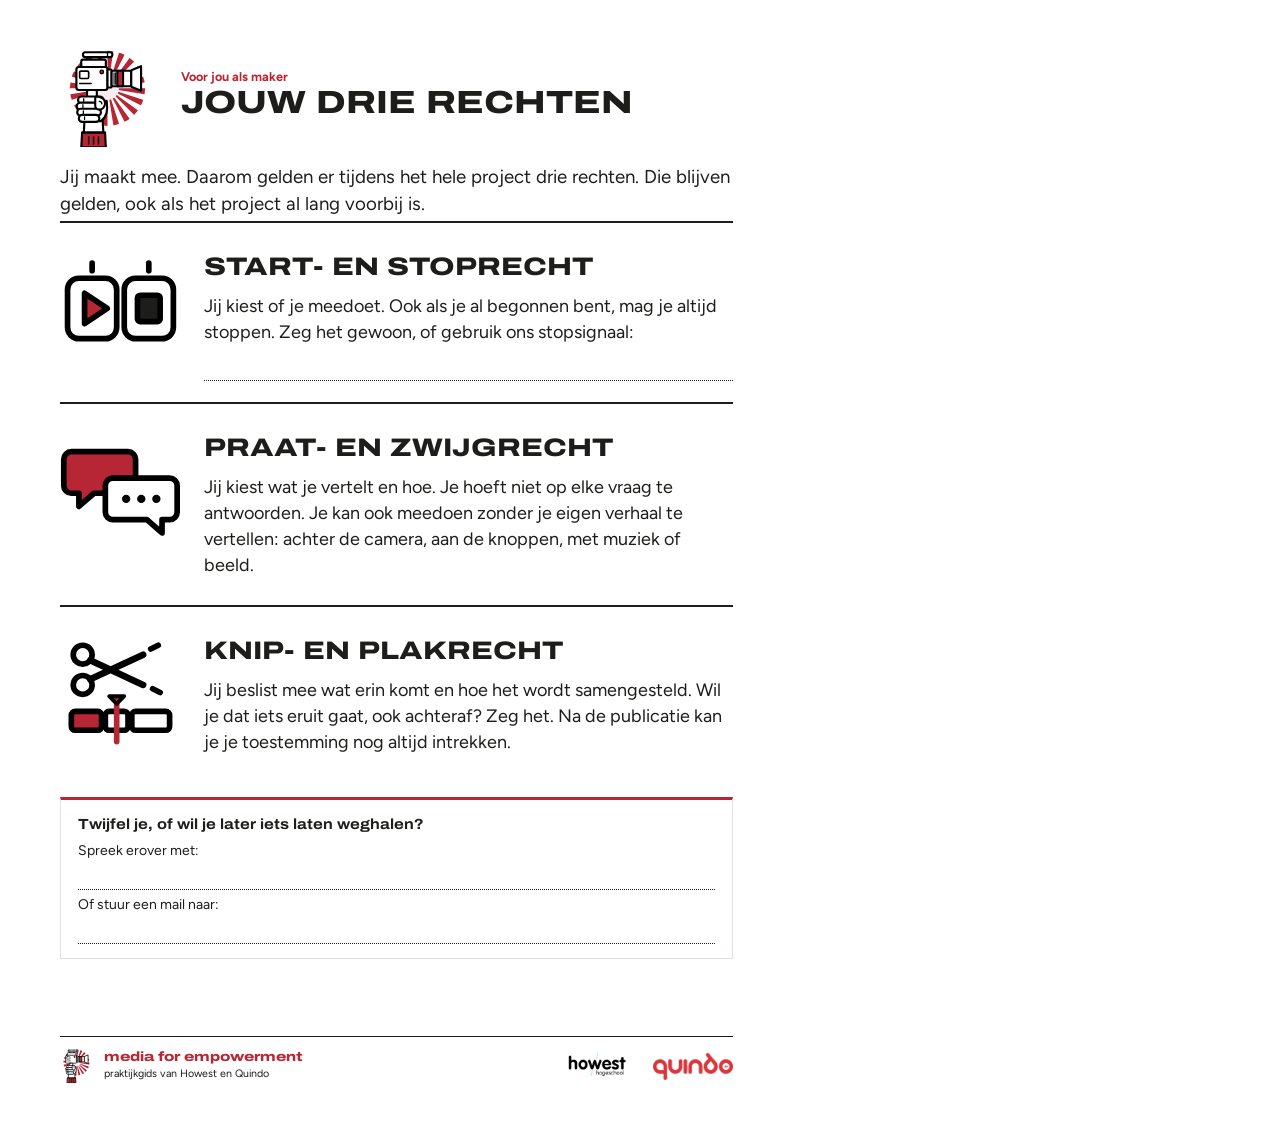
<file: hulpmiddelen/downloads-bron/drie-rechten.html>
<!DOCTYPE html>
<!-- Bronbestand voor een download van de praktijkgids. Pas de tekst hieronder aan en maak opnieuw een PDF: open dit bestand in Chrome of Edge, kies Afdrukken, Opslaan als PDF, papier A4, marges Geen, en vink Achtergrondafbeeldingen aan. -->
<html lang="nl"><head><meta charset="utf-8"><title>Jouw drie rechten</title><style>
@font-face{font-family:"Archivo";src:url("fonts/archivo-latin-wdth-normal.woff2") format("woff2");font-weight:100 900;font-stretch:62% 125%}
@font-face{font-family:"Figtree";src:url("fonts/figtree-latin-400-normal.woff2");font-weight:400}
@font-face{font-family:"Figtree";src:url("fonts/figtree-latin-600-normal.woff2");font-weight:600}
@font-face{font-family:"Figtree";src:url("fonts/figtree-latin-700-normal.woff2");font-weight:700}
@page{size:A4;margin:0}
.page{width:210mm;height:297mm;padding:13mm 16mm 0;position:relative;overflow:hidden;break-after:page}
.page:last-child{break-after:auto}
:root{--rood:#b72634;--inkt:#1d1d1b;--lijn:#e4dbe2;--zacht:#f9edf3}
*{box-sizing:border-box}
body{margin:0;font-family:"Figtree",Arial,sans-serif;font-size:10.5pt;line-height:1.5;color:var(--inkt)}
h1{font-family:"Archivo",Arial,sans-serif;font-stretch:125%;font-weight:800;text-transform:uppercase;font-size:24pt;line-height:1.02;margin:0 0 3mm}
h2{font-family:"Archivo",Arial,sans-serif;font-stretch:125%;font-weight:700;font-size:13pt;margin:4.5mm 0 1.5mm}
h3{font-family:"Archivo",Arial,sans-serif;font-stretch:112%;font-weight:700;font-size:11pt;margin:0 0 1mm}
p{margin:1.2mm 0}
.kind{font-weight:700;color:var(--rood);font-size:9.5pt}
.kop{display:flex;align-items:center;gap:6mm;margin-bottom:4mm}
.kop .ico{width:26mm;height:26mm;flex:none}
.kop .ico svg{width:100%;height:100%}
.lead{font-size:11.5pt;line-height:1.45}
.lijn{display:block;border-bottom:1.2px dotted #1d1d1b;height:6.5mm}
.veld{display:flex;align-items:flex-end;gap:3mm;margin:1.5mm 0}
.veld b{flex:none;font-weight:600;padding-bottom:1mm}
.veld .lijn{flex:1}
.kader{border:1px solid var(--lijn);border-top:3px solid var(--rood);background:#fff;padding:3.5mm 4.5mm;margin:4mm 0;break-inside:avoid}
.zacht{background:var(--zacht);border:0;border-left:3px solid var(--rood);padding:3mm 4.5mm;margin:3mm 0 5mm;font-size:9.5pt}
.wv{border-left:3px solid var(--rood);padding:.5mm 0 .5mm 4mm;margin:2.5mm 0;break-inside:avoid}
.vink{list-style:none;padding:0;margin:1.5mm 0}
.vink li{display:flex;gap:2.5mm;align-items:flex-start;margin:1.1mm 0}
.vink li::before{content:"";flex:none;width:4.2mm;height:4.2mm;border:1.4px solid var(--inkt);border-radius:1mm;margin-top:.6mm}
.vink .lijn{display:inline-block;height:4.5mm;min-width:48mm;vertical-align:bottom}
.teken{display:grid;grid-template-columns:1fr 1fr 1fr;gap:6mm;margin-top:3mm}
.teken div{border-top:0}
.teken .vak{height:18mm;border-bottom:1.2px dotted var(--inkt)}
.teken small{display:block;font-size:8.5pt;margin-top:1mm}
.klein{font-size:8.5pt}
.bol{margin:1.5mm 0;padding-left:5mm}
.bol li{margin:1.2mm 0}
.bol li::marker{color:var(--rood)}
.lijn.in{display:inline-block;height:5mm;min-width:62mm;vertical-align:bottom}
.lijn.in.kort{min-width:28mm}
.rood{color:var(--rood)}
footer{position:absolute;left:16mm;right:16mm;bottom:9mm;height:14mm;display:flex;align-items:center;justify-content:space-between;border-top:1px solid var(--inkt);padding-top:2mm;font-size:8pt}
footer .merk{display:flex;align-items:center;gap:2.5mm}
footer .merk svg{width:9mm;height:9mm}
footer .merk b{font-family:"Archivo",Arial,sans-serif;font-stretch:125%;font-weight:800;color:var(--rood);text-transform:lowercase;font-size:10pt;line-height:1}
footer .logos{display:flex;align-items:center;gap:5mm}
footer .logos img{display:block;height:7mm;width:auto}
footer .logos img.how{height:10mm}

</style></head><body><section class="page"><div class="inhoud">
<style>
.recht{display:grid;grid-template-columns:32mm 1fr;gap:6mm;align-items:start;border-top:2px solid var(--inkt);padding:6.5mm 0 5.5mm;break-inside:avoid}
.recht .rico{width:32mm;height:32mm}.recht .rico svg{width:100%;height:100%}
.recht h2{margin:0 0 2mm;font-size:19pt;text-transform:uppercase;font-weight:800}
.recht p{font-size:13.5pt;line-height:1.45;margin:1.5mm 0}
.recht .lijn{height:8mm}
.groot{font-size:14pt}
</style>
<div class="kop"><div class="ico"><svg viewBox="0 0 120 120" xmlns="http://www.w3.org/2000/svg" stroke="#000" stroke-width="2.6" stroke-linecap="round" stroke-linejoin="round" xmlns:c2pa="http://c2pa.org/manifest"><metadata><c2pa:manifest>[base64]/vtAAAAZljYm9yomdhY3Rpb25zgqJmYWN0aW9ua2MycGEub3BlbmVkanBhcmFtZXRlcnOha2luZ3JlZGllbnRzgaJjdXJseC1zZWxmI2p1bWJmPWMycGEuYXNzZXJ0aW9ucy9jMnBhLmluZ3JlZGllbnQudjNkaGFzaFggv9/[base64]/[base64]/38A4K6aWGGQDZu6UC+rKdzjmgwThy4HvnpktFlst96JjdXJseCpzZWxmI2p1bWJmPWMycGEuYXNzZXJ0aW9ucy9jMnBhLmFjdGlvbnMudjJkaGFzaFggyXZubbz+0TRVFOBddoSS/[base64]/[base64]/3cyjxFA3Qo5S46fX0/ihY0VZ7mfb9KF703t5OjWDBWMA4GA1UdDwEB/wQEAwIHgDAVBgNVHSUEDjAMBgorBgEEAYPoXgIBMAwGA1UdEwEB/wQCMAAwHwYDVR0jBBgwFoAUzlHiBIFOZFsj+OPEz5o+nMHXXMIwCgYIKoZIzj0EAwMDZwAwZAIwMXMdFJ4BetLLVY7ORuE9noqbbAZOZn/aArXyTwFAZfKrPzxF2vPoJNf1+UCdg1XGAjBwX1zd9WGqYkqmL5SFqw1QySjr1zJfpJM9+1rdDwSPLMOPOjKuiXjoU/[base64]/wFGR9OsoK/88Mt2h3iZInirSigybEOhWR1/AyRr17HRKbey3g79Gm8e1fiLUFC0=</c2pa:manifest></metadata><defs><clipPath id="mfe-c"><circle cx="58" cy="48" r="46"/></clipPath></defs><g clip-path="url(#mfe-c)"><path d="M58 48L128.0 48.0L127.1 59.0ZM58 48L124.6 69.6L120.4 79.8ZM58 48L114.6 89.1L107.5 97.5ZM58 48L99.1 104.6L89.8 110.4ZM58 48L79.6 114.6L69.0 117.1ZM58 48L58.0 118.0L47.0 117.1ZM58 48L36.4 114.6L26.2 110.4ZM58 48L16.9 104.6L8.5 97.5ZM58 48L1.4 89.1L-4.4 79.8ZM58 48L-8.6 69.6L-11.1 59.0ZM58 48L-12.0 48.0L-11.1 37.0ZM58 48L-8.6 26.4L-4.4 16.2ZM58 48L1.4 6.9L8.5 -1.5ZM58 48L16.9 -8.6L26.2 -14.4ZM58 48L36.4 -18.6L47.0 -21.1ZM58 48L58.0 -22.0L69.0 -21.1ZM58 48L79.6 -18.6L89.8 -14.4ZM58 48L99.1 -8.6L107.5 -1.5ZM58 48L114.6 6.9L120.4 16.2ZM58 48L124.6 26.4L127.1 37.0Z" fill="#b72634" stroke="none"/></g><circle cx="58" cy="48" r="14" fill="#f9edf3" stroke="none"/><path d="M33 13v-4M49 13v-4" fill="none"/><rect x="28" y="4" width="36" height="6" rx="3" fill="#ffffff"/><path d="M58 5v4" fill="none" stroke-width="1.6"/><path d="M26 24V15a2 2 0 0 1 2-2h26a2 2 0 0 1 2 2v9" fill="#ffffff"/><rect x="20" y="22" width="38" height="28" rx="3" fill="#ffffff"/><rect x="24" y="27" width="11" height="9" rx="1.5" fill="#ffffff" stroke-width="2"/><circle cx="51" cy="28" r="2.2" fill="#b72634" stroke-width="1.6"/><path d="M24 42h14" fill="none" stroke-width="1.8"/><rect x="58" y="25" width="5" height="22" rx="1" fill="#ffffff"/><rect x="63" y="26.5" width="24" height="19" rx="2" fill="#ffffff"/><rect x="70" y="26.5" width="7" height="19" fill="#b72634"/><path d="M66 29v14M68 29v14" fill="none" stroke-width="1.4"/><path d="M87 26l12-5v30l-12-5z" fill="#ffffff"/><rect x="33" y="50" width="12" height="14" rx="2" fill="#ffffff"/><path d="M30 86l-2 34h26l-2-34z" fill="#ffffff"/><path d="M27 102h28l1 18H26z" fill="#b72634"/><path d="M27 102h28" fill="none"/><path d="M35 107v9M41 107v9M47 107v9" fill="none" stroke-width="1.8"/><path d="M24 64c-2 12 2 20 8 24h18c6-4 9-12 7-24z" fill="#ffffff"/><rect x="22" y="58" width="31" height="8.5" rx="4.2" fill="#ffffff"/><rect x="20.5" y="65.5" width="31" height="8.5" rx="4.2" fill="#ffffff"/><rect x="21" y="73" width="29" height="8.5" rx="4.2" fill="#ffffff"/><rect x="23" y="80.5" width="25" height="8.5" rx="4.2" fill="#ffffff"/><path d="M29 60.5v3.5M28 68v3.5M28.5 75.5v3.5M30 83v3" fill="none" stroke-width="1.5"/><path d="M44 58c6 0 11 3 11 8s-3 8-7 8c-3 0-5-2-5-5v-9z" fill="#ffffff"/><path d="M48 64c2 0 3 1 3 3" fill="none" stroke-width="1.6"/></svg></div><div><span class="kind">Voor jou als maker</span><h1>Jouw drie rechten</h1></div></div>
<p class="lead groot">Jij maakt mee. Daarom gelden er tijdens het hele project drie rechten. Die blijven gelden, ook als het project al lang voorbij is.</p>

<div class="recht"><div class="rico"><svg viewBox="0 0 64 64" xmlns="http://www.w3.org/2000/svg" stroke="#000" stroke-width="3" stroke-linecap="round" stroke-linejoin="round">
<rect x="4" y="16" width="26" height="32" rx="6" fill="#fff"/><path d="M13 24v16l12-8z" fill="#b72634"/>
<rect x="34" y="16" width="26" height="32" rx="6" fill="#fff"/><rect x="41" y="25" width="12" height="14" rx="1.5" fill="#1d1d1b"/>
<path d="M17 8l0 4M47 8v4" fill="none"/></svg></div><div>
<h2>Start- en stoprecht</h2>
<p>Jij kiest of je meedoet. Ook als je al begonnen bent, mag je altijd stoppen. Zeg het gewoon, of gebruik ons stopsignaal:</p><span class="lijn"></span>
</div></div>

<div class="recht"><div class="rico"><svg viewBox="0 0 64 64" xmlns="http://www.w3.org/2000/svg" stroke="#000" stroke-width="3" stroke-linecap="round" stroke-linejoin="round" xmlns:c2pa="http://c2pa.org/manifest"><metadata><c2pa:manifest>[base64]/[base64]/[base64]/3cyjxFA3Qo5S46fX0/ihY0VZ7mfb9KF703t5OjWDBWMA4GA1UdDwEB/wQEAwIHgDAVBgNVHSUEDjAMBgorBgEEAYPoXgIBMAwGA1UdEwEB/wQCMAAwHwYDVR0jBBgwFoAUzlHiBIFOZFsj+OPEz5o+nMHXXMIwCgYIKoZIzj0EAwMDZwAwZAIwMXMdFJ4BetLLVY7ORuE9noqbbAZOZn/aArXyTwFAZfKrPzxF2vPoJNf1+UCdg1XGAjBwX1zd9WGqYkqmL5SFqw1QySjr1zJfpJM9+1rdDwSPLMOPOjKuiXjoU/[base64]/Ucrls2BkRb5SvTQjFrPxTmBV2Jp9S4dVE2YKjvkoRBhKuJdrdwdpQI=</c2pa:manifest></metadata><path d="M6 12h30a4 4 0 0 1 4 4v14a4 4 0 0 1-4 4H18l-8 7v-7H6a4 4 0 0 1-4-4V16a4 4 0 0 1 4-4z" fill="#b72634"/>
<path d="M28 26h30a4 4 0 0 1 4 4v14a4 4 0 0 1-4 4h-4v7l-8-7H28a4 4 0 0 1-4-4V30a4 4 0 0 1 4-4z" fill="#ffffff"/>
<g stroke-width="0" fill="#000"><circle cx="35" cy="37" r="2.2"/><circle cx="43" cy="37" r="2.2"/><circle cx="51" cy="37" r="2.2"/></g></svg></div><div>
<h2>Praat- en zwijgrecht</h2>
<p>Jij kiest wat je vertelt en hoe. Je hoeft niet op elke vraag te antwoorden. Je kan ook meedoen zonder je eigen verhaal te vertellen: achter de camera, aan de knoppen, met muziek of beeld.</p>
</div></div>

<div class="recht"><div class="rico"><svg viewBox="0 0 64 64" xmlns="http://www.w3.org/2000/svg" stroke="#000" stroke-width="3" stroke-linecap="round" stroke-linejoin="round" xmlns:c2pa="http://c2pa.org/manifest"><metadata><c2pa:manifest>[base64]/[base64]/[base64]/QPXityl9/zZZRt1OMzcV7qJjdXJseCpzZWxmI2p1bWJmPWMycGEuYXNzZXJ0aW9ucy9jMnBhLmFjdGlvbnMudjJkaGFzaFggMl5RNeB6TNpko/[base64]/[base64]/3cyjxFA3Qo5S46fX0/ihY0VZ7mfb9KF703t5OjWDBWMA4GA1UdDwEB/wQEAwIHgDAVBgNVHSUEDjAMBgorBgEEAYPoXgIBMAwGA1UdEwEB/wQCMAAwHwYDVR0jBBgwFoAUzlHiBIFOZFsj+OPEz5o+nMHXXMIwCgYIKoZIzj0EAwMDZwAwZAIwMXMdFJ4BetLLVY7ORuE9noqbbAZOZn/aArXyTwFAZfKrPzxF2vPoJNf1+UCdg1XGAjBwX1zd9WGqYkqmL5SFqw1QySjr1zJfpJM9+1rdDwSPLMOPOjKuiXjoU/[base64]/3C/vaiQytY6SaMXsx+MfGUDoDnZdETYKyMQZKX+U7U0Mg78ySoCxrK8yGhN3BpXNx2u45eCy6cjgS4jco=</c2pa:manifest></metadata><rect x="6" y="42" width="16" height="10" rx="2" fill="#b72634"/><rect x="24" y="42" width="12" height="10" rx="2" fill="#ffffff"/><rect x="38" y="42" width="20" height="10" rx="2" fill="#ffffff"/>
<path d="M30 36v22" fill="none" stroke="#b72634" stroke-width="3"/><path d="M26 34h8l-4 4z" fill="#b72634" stroke-width="2"/>
<circle cx="12" cy="12" r="5" fill="#ffffff"/><circle cx="12" cy="28" r="5" fill="#ffffff"/>
<path d="M16 15l28 13M16 25l28-13" fill="none" stroke-width="3.5"/>
<path d="M48 9l4-2M49 30l4 2" fill="none"/></svg></div><div>
<h2>Knip- en plakrecht</h2>
<p>Jij beslist mee wat erin komt en hoe het wordt samengesteld. Wil je dat iets eruit gaat, ook achteraf? Zeg het. Na de publicatie kan je je toestemming nog altijd intrekken.</p>
</div></div>

<div class="kader">
<h3>Twijfel je, of wil je later iets laten weghalen?</h3>
<p>Spreek erover met:</p><span class="lijn"></span>
<p>Of stuur een mail naar:</p><span class="lijn"></span>
</div>
</div><footer><div class="merk"><svg viewBox="0 0 120 120" xmlns="http://www.w3.org/2000/svg" stroke="#000" stroke-width="2.6" stroke-linecap="round" stroke-linejoin="round" xmlns:c2pa="http://c2pa.org/manifest"><metadata><c2pa:manifest>[base64]/vtAAAAZljYm9yomdhY3Rpb25zgqJmYWN0aW9ua2MycGEub3BlbmVkanBhcmFtZXRlcnOha2luZ3JlZGllbnRzgaJjdXJseC1zZWxmI2p1bWJmPWMycGEuYXNzZXJ0aW9ucy9jMnBhLmluZ3JlZGllbnQudjNkaGFzaFggv9/[base64]/[base64]/38A4K6aWGGQDZu6UC+rKdzjmgwThy4HvnpktFlst96JjdXJseCpzZWxmI2p1bWJmPWMycGEuYXNzZXJ0aW9ucy9jMnBhLmFjdGlvbnMudjJkaGFzaFggyXZubbz+0TRVFOBddoSS/[base64]/[base64]/3cyjxFA3Qo5S46fX0/ihY0VZ7mfb9KF703t5OjWDBWMA4GA1UdDwEB/wQEAwIHgDAVBgNVHSUEDjAMBgorBgEEAYPoXgIBMAwGA1UdEwEB/wQCMAAwHwYDVR0jBBgwFoAUzlHiBIFOZFsj+OPEz5o+nMHXXMIwCgYIKoZIzj0EAwMDZwAwZAIwMXMdFJ4BetLLVY7ORuE9noqbbAZOZn/aArXyTwFAZfKrPzxF2vPoJNf1+UCdg1XGAjBwX1zd9WGqYkqmL5SFqw1QySjr1zJfpJM9+1rdDwSPLMOPOjKuiXjoU/[base64]/wFGR9OsoK/88Mt2h3iZInirSigybEOhWR1/AyRr17HRKbey3g79Gm8e1fiLUFC0=</c2pa:manifest></metadata><defs><clipPath id="mfe-c"><circle cx="58" cy="48" r="46"/></clipPath></defs><g clip-path="url(#mfe-c)"><path d="M58 48L128.0 48.0L127.1 59.0ZM58 48L124.6 69.6L120.4 79.8ZM58 48L114.6 89.1L107.5 97.5ZM58 48L99.1 104.6L89.8 110.4ZM58 48L79.6 114.6L69.0 117.1ZM58 48L58.0 118.0L47.0 117.1ZM58 48L36.4 114.6L26.2 110.4ZM58 48L16.9 104.6L8.5 97.5ZM58 48L1.4 89.1L-4.4 79.8ZM58 48L-8.6 69.6L-11.1 59.0ZM58 48L-12.0 48.0L-11.1 37.0ZM58 48L-8.6 26.4L-4.4 16.2ZM58 48L1.4 6.9L8.5 -1.5ZM58 48L16.9 -8.6L26.2 -14.4ZM58 48L36.4 -18.6L47.0 -21.1ZM58 48L58.0 -22.0L69.0 -21.1ZM58 48L79.6 -18.6L89.8 -14.4ZM58 48L99.1 -8.6L107.5 -1.5ZM58 48L114.6 6.9L120.4 16.2ZM58 48L124.6 26.4L127.1 37.0Z" fill="#b72634" stroke="none"/></g><circle cx="58" cy="48" r="14" fill="#f9edf3" stroke="none"/><path d="M33 13v-4M49 13v-4" fill="none"/><rect x="28" y="4" width="36" height="6" rx="3" fill="#ffffff"/><path d="M58 5v4" fill="none" stroke-width="1.6"/><path d="M26 24V15a2 2 0 0 1 2-2h26a2 2 0 0 1 2 2v9" fill="#ffffff"/><rect x="20" y="22" width="38" height="28" rx="3" fill="#ffffff"/><rect x="24" y="27" width="11" height="9" rx="1.5" fill="#ffffff" stroke-width="2"/><circle cx="51" cy="28" r="2.2" fill="#b72634" stroke-width="1.6"/><path d="M24 42h14" fill="none" stroke-width="1.8"/><rect x="58" y="25" width="5" height="22" rx="1" fill="#ffffff"/><rect x="63" y="26.5" width="24" height="19" rx="2" fill="#ffffff"/><rect x="70" y="26.5" width="7" height="19" fill="#b72634"/><path d="M66 29v14M68 29v14" fill="none" stroke-width="1.4"/><path d="M87 26l12-5v30l-12-5z" fill="#ffffff"/><rect x="33" y="50" width="12" height="14" rx="2" fill="#ffffff"/><path d="M30 86l-2 34h26l-2-34z" fill="#ffffff"/><path d="M27 102h28l1 18H26z" fill="#b72634"/><path d="M27 102h28" fill="none"/><path d="M35 107v9M41 107v9M47 107v9" fill="none" stroke-width="1.8"/><path d="M24 64c-2 12 2 20 8 24h18c6-4 9-12 7-24z" fill="#ffffff"/><rect x="22" y="58" width="31" height="8.5" rx="4.2" fill="#ffffff"/><rect x="20.5" y="65.5" width="31" height="8.5" rx="4.2" fill="#ffffff"/><rect x="21" y="73" width="29" height="8.5" rx="4.2" fill="#ffffff"/><rect x="23" y="80.5" width="25" height="8.5" rx="4.2" fill="#ffffff"/><path d="M29 60.5v3.5M28 68v3.5M28.5 75.5v3.5M30 83v3" fill="none" stroke-width="1.5"/><path d="M44 58c6 0 11 3 11 8s-3 8-7 8c-3 0-5-2-5-5v-9z" fill="#ffffff"/><path d="M48 64c2 0 3 1 3 3" fill="none" stroke-width="1.6"/></svg><div><b>media for empowerment</b><br>praktijkgids van Howest en Quindo</div></div>
<div class="logos"><img class="how" src="[data-uri]" alt="Howest"><img src="[data-uri]" alt="Quindo"></div></footer></section></body></html>
</file>
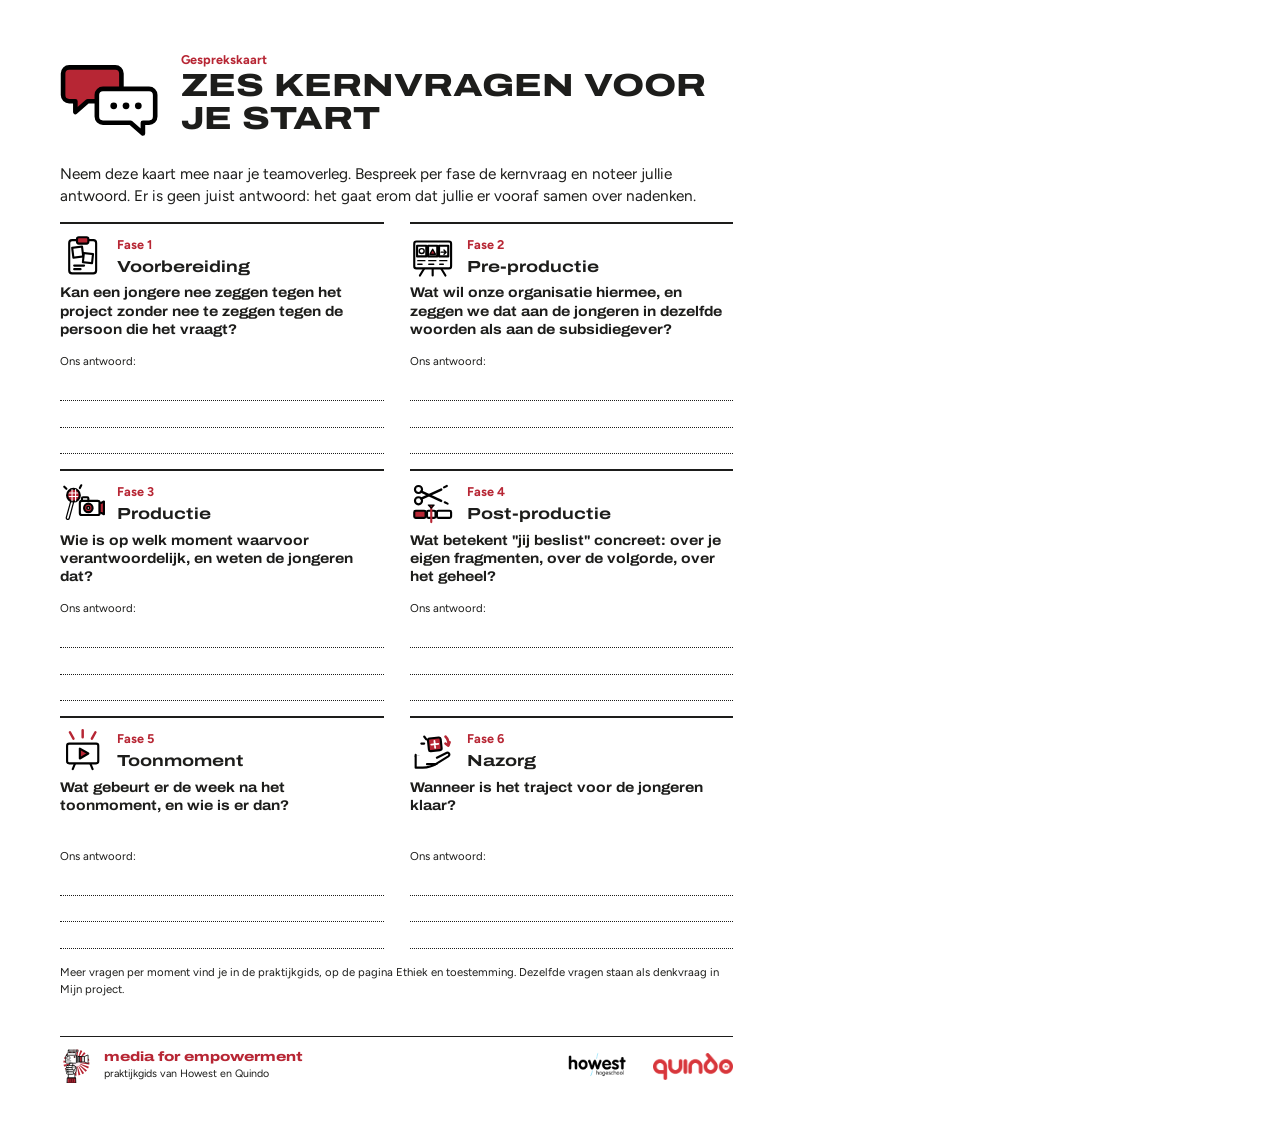
<file: hulpmiddelen/downloads-bron/gesprekskaart.html>
<!DOCTYPE html>
<!-- Bronbestand voor een download van de praktijkgids. Pas de tekst hieronder aan en maak opnieuw een PDF: open dit bestand in Chrome of Edge, kies Afdrukken, Opslaan als PDF, papier A4, marges Geen, en vink Achtergrondafbeeldingen aan. -->
<html lang="nl"><head><meta charset="utf-8"><title>Gesprekskaart: zes kernvragen</title><style>
@font-face{font-family:"Archivo";src:url("fonts/archivo-latin-wdth-normal.woff2") format("woff2");font-weight:100 900;font-stretch:62% 125%}
@font-face{font-family:"Figtree";src:url("fonts/figtree-latin-400-normal.woff2");font-weight:400}
@font-face{font-family:"Figtree";src:url("fonts/figtree-latin-600-normal.woff2");font-weight:600}
@font-face{font-family:"Figtree";src:url("fonts/figtree-latin-700-normal.woff2");font-weight:700}
@page{size:A4;margin:0}
.page{width:210mm;height:297mm;padding:13mm 16mm 0;position:relative;overflow:hidden;break-after:page}
.page:last-child{break-after:auto}
:root{--rood:#b72634;--inkt:#1d1d1b;--lijn:#e4dbe2;--zacht:#f9edf3}
*{box-sizing:border-box}
body{margin:0;font-family:"Figtree",Arial,sans-serif;font-size:10.5pt;line-height:1.5;color:var(--inkt)}
h1{font-family:"Archivo",Arial,sans-serif;font-stretch:125%;font-weight:800;text-transform:uppercase;font-size:24pt;line-height:1.02;margin:0 0 3mm}
h2{font-family:"Archivo",Arial,sans-serif;font-stretch:125%;font-weight:700;font-size:13pt;margin:4.5mm 0 1.5mm}
h3{font-family:"Archivo",Arial,sans-serif;font-stretch:112%;font-weight:700;font-size:11pt;margin:0 0 1mm}
p{margin:1.2mm 0}
.kind{font-weight:700;color:var(--rood);font-size:9.5pt}
.kop{display:flex;align-items:center;gap:6mm;margin-bottom:4mm}
.kop .ico{width:26mm;height:26mm;flex:none}
.kop .ico svg{width:100%;height:100%}
.lead{font-size:11.5pt;line-height:1.45}
.lijn{display:block;border-bottom:1.2px dotted #1d1d1b;height:6.5mm}
.veld{display:flex;align-items:flex-end;gap:3mm;margin:1.5mm 0}
.veld b{flex:none;font-weight:600;padding-bottom:1mm}
.veld .lijn{flex:1}
.kader{border:1px solid var(--lijn);border-top:3px solid var(--rood);background:#fff;padding:3.5mm 4.5mm;margin:4mm 0;break-inside:avoid}
.zacht{background:var(--zacht);border:0;border-left:3px solid var(--rood);padding:3mm 4.5mm;margin:3mm 0 5mm;font-size:9.5pt}
.wv{border-left:3px solid var(--rood);padding:.5mm 0 .5mm 4mm;margin:2.5mm 0;break-inside:avoid}
.vink{list-style:none;padding:0;margin:1.5mm 0}
.vink li{display:flex;gap:2.5mm;align-items:flex-start;margin:1.1mm 0}
.vink li::before{content:"";flex:none;width:4.2mm;height:4.2mm;border:1.4px solid var(--inkt);border-radius:1mm;margin-top:.6mm}
.vink .lijn{display:inline-block;height:4.5mm;min-width:48mm;vertical-align:bottom}
.teken{display:grid;grid-template-columns:1fr 1fr 1fr;gap:6mm;margin-top:3mm}
.teken div{border-top:0}
.teken .vak{height:18mm;border-bottom:1.2px dotted var(--inkt)}
.teken small{display:block;font-size:8.5pt;margin-top:1mm}
.klein{font-size:8.5pt}
.bol{margin:1.5mm 0;padding-left:5mm}
.bol li{margin:1.2mm 0}
.bol li::marker{color:var(--rood)}
.lijn.in{display:inline-block;height:5mm;min-width:62mm;vertical-align:bottom}
.lijn.in.kort{min-width:28mm}
.rood{color:var(--rood)}
footer{position:absolute;left:16mm;right:16mm;bottom:9mm;height:14mm;display:flex;align-items:center;justify-content:space-between;border-top:1px solid var(--inkt);padding-top:2mm;font-size:8pt}
footer .merk{display:flex;align-items:center;gap:2.5mm}
footer .merk svg{width:9mm;height:9mm}
footer .merk b{font-family:"Archivo",Arial,sans-serif;font-stretch:125%;font-weight:800;color:var(--rood);text-transform:lowercase;font-size:10pt;line-height:1}
footer .logos{display:flex;align-items:center;gap:5mm}
footer .logos img{display:block;height:7mm;width:auto}
footer .logos img.how{height:10mm}

</style></head><body><section class="page"><div class="inhoud">
<style>
.gkgrid{display:grid;grid-template-columns:1fr 1fr;gap:4mm 7mm}
.gk{border-top:2px solid var(--inkt);padding-top:2.5mm;break-inside:avoid}
.gkkop{display:flex;align-items:center;gap:3mm;margin-bottom:1.5mm}
.gkkop b{font-family:"Archivo",Arial,sans-serif;font-stretch:125%;font-size:12pt}
.gkico{width:12mm;height:12mm;flex:none}.gkico svg{width:100%;height:100%}
.gkvraag{font-family:"Archivo",Arial,sans-serif;font-stretch:112%;font-weight:700;font-size:10.5pt;line-height:1.3;min-height:17mm}
.gk .lijn{height:7mm}
</style>
<div class="kop"><div class="ico"><svg viewBox="0 0 64 64" xmlns="http://www.w3.org/2000/svg" stroke="#000" stroke-width="3" stroke-linecap="round" stroke-linejoin="round" xmlns:c2pa="http://c2pa.org/manifest"><metadata><c2pa:manifest>[base64]/[base64]/[base64]/3cyjxFA3Qo5S46fX0/ihY0VZ7mfb9KF703t5OjWDBWMA4GA1UdDwEB/wQEAwIHgDAVBgNVHSUEDjAMBgorBgEEAYPoXgIBMAwGA1UdEwEB/wQCMAAwHwYDVR0jBBgwFoAUzlHiBIFOZFsj+OPEz5o+nMHXXMIwCgYIKoZIzj0EAwMDZwAwZAIwMXMdFJ4BetLLVY7ORuE9noqbbAZOZn/aArXyTwFAZfKrPzxF2vPoJNf1+UCdg1XGAjBwX1zd9WGqYkqmL5SFqw1QySjr1zJfpJM9+1rdDwSPLMOPOjKuiXjoU/[base64]/Ucrls2BkRb5SvTQjFrPxTmBV2Jp9S4dVE2YKjvkoRBhKuJdrdwdpQI=</c2pa:manifest></metadata><path d="M6 12h30a4 4 0 0 1 4 4v14a4 4 0 0 1-4 4H18l-8 7v-7H6a4 4 0 0 1-4-4V16a4 4 0 0 1 4-4z" fill="#b72634"/>
<path d="M28 26h30a4 4 0 0 1 4 4v14a4 4 0 0 1-4 4h-4v7l-8-7H28a4 4 0 0 1-4-4V30a4 4 0 0 1 4-4z" fill="#ffffff"/>
<g stroke-width="0" fill="#000"><circle cx="35" cy="37" r="2.2"/><circle cx="43" cy="37" r="2.2"/><circle cx="51" cy="37" r="2.2"/></g></svg></div><div><span class="kind">Gesprekskaart</span><h1>Zes kernvragen voor je start</h1></div></div>
<p class="lead">Neem deze kaart mee naar je teamoverleg. Bespreek per fase de kernvraag en noteer jullie antwoord. Er is geen juist antwoord: het gaat erom dat jullie er vooraf samen over nadenken.</p>
<div class="gkgrid" style="margin-top:4mm"><div class="gk"><div class="gkkop"><span class="gkico"><svg viewBox="0 0 64 64" xmlns="http://www.w3.org/2000/svg" stroke="#000" stroke-width="3" stroke-linecap="round" stroke-linejoin="round" xmlns:c2pa="http://c2pa.org/manifest"><metadata><c2pa:manifest>[base64]/dY1rsagAdbfzAJK74WMiKJjdXJseCpzZWxmI2p1bWJmPWMycGEuYXNzZXJ0aW9ucy9jMnBhLmFjdGlvbnMudjJkaGFzaFggkqVZjYJnDJQDa3VyF5/[base64]/[base64]/3cyjxFA3Qo5S46fX0/ihY0VZ7mfb9KF703t5OjWDBWMA4GA1UdDwEB/wQEAwIHgDAVBgNVHSUEDjAMBgorBgEEAYPoXgIBMAwGA1UdEwEB/wQCMAAwHwYDVR0jBBgwFoAUzlHiBIFOZFsj+OPEz5o+nMHXXMIwCgYIKoZIzj0EAwMDZwAwZAIwMXMdFJ4BetLLVY7ORuE9noqbbAZOZn/aArXyTwFAZfKrPzxF2vPoJNf1+UCdg1XGAjBwX1zd9WGqYkqmL5SFqw1QySjr1zJfpJM9+1rdDwSPLMOPOjKuiXjoU/[base64]/iA5JKKO4D7ogqSelkwV3Tvrc1y7wURNUwa8+Ri+GCMUy0Y/XxBufmGCEtRCfLNW8bx2J19BZUg=</c2pa:manifest></metadata><rect x="13" y="10" width="38" height="47" rx="4" fill="#ffffff"/>
<rect x="24" y="6" width="16" height="9" rx="2.5" fill="#b72634"/>
<rect x="18" y="20" width="14" height="14" fill="#ffffff" transform="rotate(-7 25 27)"/>
<rect x="33" y="29" width="13" height="13" fill="#ffffff" transform="rotate(6 39 35)"/>
<path d="M20 46h14M20 51h9" fill="none"/></svg></span><span><span class="kind">Fase 1</span><br><b>Voorbereiding</b></span></div><p class="gkvraag">Kan een jongere nee zeggen tegen het project zonder nee te zeggen tegen de persoon die het vraagt?</p><p class="klein">Ons antwoord:</p><span class="lijn"></span><span class="lijn"></span><span class="lijn"></span></div><div class="gk"><div class="gkkop"><span class="gkico"><svg viewBox="0 0 64 64" xmlns="http://www.w3.org/2000/svg" stroke="#000" stroke-width="3" stroke-linecap="round" stroke-linejoin="round" xmlns:c2pa="http://c2pa.org/manifest"><metadata><c2pa:manifest>[base64]/[base64]/[base64]/[base64]/3cyjxFA3Qo5S46fX0/ihY0VZ7mfb9KF703t5OjWDBWMA4GA1UdDwEB/wQEAwIHgDAVBgNVHSUEDjAMBgorBgEEAYPoXgIBMAwGA1UdEwEB/wQCMAAwHwYDVR0jBBgwFoAUzlHiBIFOZFsj+OPEz5o+nMHXXMIwCgYIKoZIzj0EAwMDZwAwZAIwMXMdFJ4BetLLVY7ORuE9noqbbAZOZn/aArXyTwFAZfKrPzxF2vPoJNf1+UCdg1XGAjBwX1zd9WGqYkqmL5SFqw1QySjr1zJfpJM9+1rdDwSPLMOPOjKuiXjoU/[base64]</c2pa:manifest></metadata><path d="M20 50l-6 10M44 50l6 10M32 50v10" fill="none"/>
<rect x="6" y="12" width="52" height="38" rx="3" fill="#ffffff"/>
<rect x="10" y="18" width="13" height="15" fill="#ffffff"/><rect x="25.5" y="18" width="13" height="15" fill="#ffffff"/><rect x="41" y="18" width="13" height="15" fill="#ffffff"/>
<circle cx="16.5" cy="25.5" r="3.5" fill="#ffffff" stroke-width="2"/>
<path d="M28 30l4-7 4 7z" fill="#b72634" stroke-width="2"/>
<path d="M44 27h7M48 24l3 3-3 3" fill="none" stroke-width="2"/>
<path d="M11 39h10M26.5 39h10M42 39h10M11 44h6M26.5 44h7M42 44h5" fill="none" stroke-width="2"/></svg></span><span><span class="kind">Fase 2</span><br><b>Pre-productie</b></span></div><p class="gkvraag">Wat wil onze organisatie hiermee, en zeggen we dat aan de jongeren in dezelfde woorden als aan de subsidiegever?</p><p class="klein">Ons antwoord:</p><span class="lijn"></span><span class="lijn"></span><span class="lijn"></span></div><div class="gk"><div class="gkkop"><span class="gkico"><svg viewBox="0 0 64 64" xmlns="http://www.w3.org/2000/svg" stroke="#000" stroke-width="3" stroke-linecap="round" stroke-linejoin="round" xmlns:c2pa="http://c2pa.org/manifest"><metadata><c2pa:manifest>[base64]/[base64]/[base64]/[base64]/3cyjxFA3Qo5S46fX0/ihY0VZ7mfb9KF703t5OjWDBWMA4GA1UdDwEB/wQEAwIHgDAVBgNVHSUEDjAMBgorBgEEAYPoXgIBMAwGA1UdEwEB/wQCMAAwHwYDVR0jBBgwFoAUzlHiBIFOZFsj+OPEz5o+nMHXXMIwCgYIKoZIzj0EAwMDZwAwZAIwMXMdFJ4BetLLVY7ORuE9noqbbAZOZn/aArXyTwFAZfKrPzxF2vPoJNf1+UCdg1XGAjBwX1zd9WGqYkqmL5SFqw1QySjr1zJfpJM9+1rdDwSPLMOPOjKuiXjoU/[base64]/wcFiWWV0eEpDAtjjicUAt7CAyFeAlcSaYH9KhTVn4=</c2pa:manifest></metadata><rect x="28" y="28" width="28" height="20" rx="3" fill="#ffffff"/>
<path d="M56 32l6-3v18l-6-3z" fill="#b72634"/>
<circle cx="40" cy="38" r="6" fill="#b72634"/><circle cx="40" cy="38" r="2" fill="#ffffff" stroke-width="2"/>
<rect x="31" y="23" width="9" height="5" rx="1.5" fill="#ffffff"/>
<path d="M17 30l-6 22" fill="none" stroke-width="6"/><path d="M17 30l-6 22" fill="none" stroke="#ffffff" stroke-width="2.5"/>
<circle cx="19" cy="20" r="9" fill="#b72634"/>
<path d="M13 17h12M13 22h12M17 12v16M22 12v16" fill="none" stroke-width="1.5" stroke="#ffffff"/>
<path d="M6 8l3 3M30 6l-2 4" fill="none"/></svg></span><span><span class="kind">Fase 3</span><br><b>Productie</b></span></div><p class="gkvraag">Wie is op welk moment waarvoor verantwoordelijk, en weten de jongeren dat?</p><p class="klein">Ons antwoord:</p><span class="lijn"></span><span class="lijn"></span><span class="lijn"></span></div><div class="gk"><div class="gkkop"><span class="gkico"><svg viewBox="0 0 64 64" xmlns="http://www.w3.org/2000/svg" stroke="#000" stroke-width="3" stroke-linecap="round" stroke-linejoin="round" xmlns:c2pa="http://c2pa.org/manifest"><metadata><c2pa:manifest>[base64]/[base64]/[base64]/QPXityl9/zZZRt1OMzcV7qJjdXJseCpzZWxmI2p1bWJmPWMycGEuYXNzZXJ0aW9ucy9jMnBhLmFjdGlvbnMudjJkaGFzaFggMl5RNeB6TNpko/[base64]/[base64]/3cyjxFA3Qo5S46fX0/ihY0VZ7mfb9KF703t5OjWDBWMA4GA1UdDwEB/wQEAwIHgDAVBgNVHSUEDjAMBgorBgEEAYPoXgIBMAwGA1UdEwEB/wQCMAAwHwYDVR0jBBgwFoAUzlHiBIFOZFsj+OPEz5o+nMHXXMIwCgYIKoZIzj0EAwMDZwAwZAIwMXMdFJ4BetLLVY7ORuE9noqbbAZOZn/aArXyTwFAZfKrPzxF2vPoJNf1+UCdg1XGAjBwX1zd9WGqYkqmL5SFqw1QySjr1zJfpJM9+1rdDwSPLMOPOjKuiXjoU/[base64]/3C/vaiQytY6SaMXsx+MfGUDoDnZdETYKyMQZKX+U7U0Mg78ySoCxrK8yGhN3BpXNx2u45eCy6cjgS4jco=</c2pa:manifest></metadata><rect x="6" y="42" width="16" height="10" rx="2" fill="#b72634"/><rect x="24" y="42" width="12" height="10" rx="2" fill="#ffffff"/><rect x="38" y="42" width="20" height="10" rx="2" fill="#ffffff"/>
<path d="M30 36v22" fill="none" stroke="#b72634" stroke-width="3"/><path d="M26 34h8l-4 4z" fill="#b72634" stroke-width="2"/>
<circle cx="12" cy="12" r="5" fill="#ffffff"/><circle cx="12" cy="28" r="5" fill="#ffffff"/>
<path d="M16 15l28 13M16 25l28-13" fill="none" stroke-width="3.5"/>
<path d="M48 9l4-2M49 30l4 2" fill="none"/></svg></span><span><span class="kind">Fase 4</span><br><b>Post-productie</b></span></div><p class="gkvraag">Wat betekent "jij beslist" concreet: over je eigen fragmenten, over de volgorde, over het geheel?</p><p class="klein">Ons antwoord:</p><span class="lijn"></span><span class="lijn"></span><span class="lijn"></span></div><div class="gk"><div class="gkkop"><span class="gkico"><svg viewBox="0 0 64 64" xmlns="http://www.w3.org/2000/svg" stroke="#000" stroke-width="3" stroke-linecap="round" stroke-linejoin="round" xmlns:c2pa="http://c2pa.org/manifest"><metadata><c2pa:manifest>[base64]/98EpBrdVbMqs75OPL6MXgAAAZljYm9yomdhY3Rpb25zgqJmYWN0aW9ua2MycGEub3BlbmVkanBhcmFtZXRlcnOha2luZ3JlZGllbnRzgaJjdXJseC1zZWxmI2p1bWJmPWMycGEuYXNzZXJ0aW9ucy9jMnBhLmluZ3JlZGllbnQudjNkaGFzaFggLoxRuiPJ07/[base64]/[base64]/[base64]/3cyjxFA3Qo5S46fX0/ihY0VZ7mfb9KF703t5OjWDBWMA4GA1UdDwEB/wQEAwIHgDAVBgNVHSUEDjAMBgorBgEEAYPoXgIBMAwGA1UdEwEB/wQCMAAwHwYDVR0jBBgwFoAUzlHiBIFOZFsj+OPEz5o+nMHXXMIwCgYIKoZIzj0EAwMDZwAwZAIwMXMdFJ4BetLLVY7ORuE9noqbbAZOZn/aArXyTwFAZfKrPzxF2vPoJNf1+UCdg1XGAjBwX1zd9WGqYkqmL5SFqw1QySjr1zJfpJM9+1rdDwSPLMOPOjKuiXjoU/[base64]</c2pa:manifest></metadata><path d="M22 48l-4 10M42 48l4 10" fill="none"/>
<rect x="10" y="22" width="44" height="28" rx="3" fill="#ffffff"/>
<path d="M28 29v14l12-7z" fill="#b72634"/>
<path d="M14 6l5 9M32 3v10M50 6l-5 9" fill="none" stroke="#b72634" stroke-width="3.5"/></svg></span><span><span class="kind">Fase 5</span><br><b>Toonmoment</b></span></div><p class="gkvraag">Wat gebeurt er de week na het toonmoment, en wie is er dan?</p><p class="klein">Ons antwoord:</p><span class="lijn"></span><span class="lijn"></span><span class="lijn"></span></div><div class="gk"><div class="gkkop"><span class="gkico"><svg viewBox="0 0 64 64" xmlns="http://www.w3.org/2000/svg" stroke="#000" stroke-width="3" stroke-linecap="round" stroke-linejoin="round" xmlns:c2pa="http://c2pa.org/manifest"><metadata><c2pa:manifest>[base64]/[base64]/fOLqMInZ819Zfvq0CqJQSAc6qJjdXJseCpzZWxmI2p1bWJmPWMycGEuYXNzZXJ0aW9ucy9jMnBhLmFjdGlvbnMudjJkaGFzaFggb/at1F1oIly3yDuD1M6QA7fBkkwXUyWct/L4V1xsSpmiY3VybHgpc2VsZiNqdW1iZj1jMnBhLmFzc2VydGlvbnMvYzJwYS5oYXNoLmRhdGFkaGFzaFgg1Eo0u+0n4iS/[base64]/[base64]/3cyjxFA3Qo5S46fX0/ihY0VZ7mfb9KF703t5OjWDBWMA4GA1UdDwEB/wQEAwIHgDAVBgNVHSUEDjAMBgorBgEEAYPoXgIBMAwGA1UdEwEB/wQCMAAwHwYDVR0jBBgwFoAUzlHiBIFOZFsj+OPEz5o+nMHXXMIwCgYIKoZIzj0EAwMDZwAwZAIwMXMdFJ4BetLLVY7ORuE9noqbbAZOZn/aArXyTwFAZfKrPzxF2vPoJNf1+UCdg1XGAjBwX1zd9WGqYkqmL5SFqw1QySjr1zJfpJM9+1rdDwSPLMOPOjKuiXjoU/[base64]</c2pa:manifest></metadata><path d="M8 40c6 0 10 2 14 6h14c3 0 3 5 0 5H26" fill="none"/>
<path d="M8 38v18h10c8 0 14-2 20-6l16-10c3-2 1-6-2-5l-14 7" fill="#ffffff"/>
<path d="M36 51H24" fill="none"/>
<rect x="26" y="14" width="18" height="18" rx="2.5" fill="#b72634" transform="rotate(-6 35 23)"/>
<path d="M30 23h10M35 18v10" fill="none" stroke="#ffffff" stroke-width="2.5" transform="rotate(-6 35 23)"/>
<path d="M50 12a14 14 0 0 1 4 12" fill="none" stroke="#b72634" stroke-width="3.5"/><path d="M56 20l-2 5-4-3" fill="none" stroke="#b72634" stroke-width="3.5"/>
<path d="M20 12l3 4M16 22h4" fill="none"/></svg></span><span><span class="kind">Fase 6</span><br><b>Nazorg</b></span></div><p class="gkvraag">Wanneer is het traject voor de jongeren klaar?</p><p class="klein">Ons antwoord:</p><span class="lijn"></span><span class="lijn"></span><span class="lijn"></span></div></div>
<p class="klein" style="margin-top:4mm">Meer vragen per moment vind je in de praktijkgids, op de pagina Ethiek en toestemming. Dezelfde vragen staan als denkvraag in Mijn project.</p>
</div><footer><div class="merk"><svg viewBox="0 0 120 120" xmlns="http://www.w3.org/2000/svg" stroke="#000" stroke-width="2.6" stroke-linecap="round" stroke-linejoin="round" xmlns:c2pa="http://c2pa.org/manifest"><metadata><c2pa:manifest>[base64]/vtAAAAZljYm9yomdhY3Rpb25zgqJmYWN0aW9ua2MycGEub3BlbmVkanBhcmFtZXRlcnOha2luZ3JlZGllbnRzgaJjdXJseC1zZWxmI2p1bWJmPWMycGEuYXNzZXJ0aW9ucy9jMnBhLmluZ3JlZGllbnQudjNkaGFzaFggv9/[base64]/[base64]/38A4K6aWGGQDZu6UC+rKdzjmgwThy4HvnpktFlst96JjdXJseCpzZWxmI2p1bWJmPWMycGEuYXNzZXJ0aW9ucy9jMnBhLmFjdGlvbnMudjJkaGFzaFggyXZubbz+0TRVFOBddoSS/[base64]/[base64]/3cyjxFA3Qo5S46fX0/ihY0VZ7mfb9KF703t5OjWDBWMA4GA1UdDwEB/wQEAwIHgDAVBgNVHSUEDjAMBgorBgEEAYPoXgIBMAwGA1UdEwEB/wQCMAAwHwYDVR0jBBgwFoAUzlHiBIFOZFsj+OPEz5o+nMHXXMIwCgYIKoZIzj0EAwMDZwAwZAIwMXMdFJ4BetLLVY7ORuE9noqbbAZOZn/aArXyTwFAZfKrPzxF2vPoJNf1+UCdg1XGAjBwX1zd9WGqYkqmL5SFqw1QySjr1zJfpJM9+1rdDwSPLMOPOjKuiXjoU/[base64]/wFGR9OsoK/88Mt2h3iZInirSigybEOhWR1/AyRr17HRKbey3g79Gm8e1fiLUFC0=</c2pa:manifest></metadata><defs><clipPath id="mfe-c"><circle cx="58" cy="48" r="46"/></clipPath></defs><g clip-path="url(#mfe-c)"><path d="M58 48L128.0 48.0L127.1 59.0ZM58 48L124.6 69.6L120.4 79.8ZM58 48L114.6 89.1L107.5 97.5ZM58 48L99.1 104.6L89.8 110.4ZM58 48L79.6 114.6L69.0 117.1ZM58 48L58.0 118.0L47.0 117.1ZM58 48L36.4 114.6L26.2 110.4ZM58 48L16.9 104.6L8.5 97.5ZM58 48L1.4 89.1L-4.4 79.8ZM58 48L-8.6 69.6L-11.1 59.0ZM58 48L-12.0 48.0L-11.1 37.0ZM58 48L-8.6 26.4L-4.4 16.2ZM58 48L1.4 6.9L8.5 -1.5ZM58 48L16.9 -8.6L26.2 -14.4ZM58 48L36.4 -18.6L47.0 -21.1ZM58 48L58.0 -22.0L69.0 -21.1ZM58 48L79.6 -18.6L89.8 -14.4ZM58 48L99.1 -8.6L107.5 -1.5ZM58 48L114.6 6.9L120.4 16.2ZM58 48L124.6 26.4L127.1 37.0Z" fill="#b72634" stroke="none"/></g><circle cx="58" cy="48" r="14" fill="#f9edf3" stroke="none"/><path d="M33 13v-4M49 13v-4" fill="none"/><rect x="28" y="4" width="36" height="6" rx="3" fill="#ffffff"/><path d="M58 5v4" fill="none" stroke-width="1.6"/><path d="M26 24V15a2 2 0 0 1 2-2h26a2 2 0 0 1 2 2v9" fill="#ffffff"/><rect x="20" y="22" width="38" height="28" rx="3" fill="#ffffff"/><rect x="24" y="27" width="11" height="9" rx="1.5" fill="#ffffff" stroke-width="2"/><circle cx="51" cy="28" r="2.2" fill="#b72634" stroke-width="1.6"/><path d="M24 42h14" fill="none" stroke-width="1.8"/><rect x="58" y="25" width="5" height="22" rx="1" fill="#ffffff"/><rect x="63" y="26.5" width="24" height="19" rx="2" fill="#ffffff"/><rect x="70" y="26.5" width="7" height="19" fill="#b72634"/><path d="M66 29v14M68 29v14" fill="none" stroke-width="1.4"/><path d="M87 26l12-5v30l-12-5z" fill="#ffffff"/><rect x="33" y="50" width="12" height="14" rx="2" fill="#ffffff"/><path d="M30 86l-2 34h26l-2-34z" fill="#ffffff"/><path d="M27 102h28l1 18H26z" fill="#b72634"/><path d="M27 102h28" fill="none"/><path d="M35 107v9M41 107v9M47 107v9" fill="none" stroke-width="1.8"/><path d="M24 64c-2 12 2 20 8 24h18c6-4 9-12 7-24z" fill="#ffffff"/><rect x="22" y="58" width="31" height="8.5" rx="4.2" fill="#ffffff"/><rect x="20.5" y="65.5" width="31" height="8.5" rx="4.2" fill="#ffffff"/><rect x="21" y="73" width="29" height="8.5" rx="4.2" fill="#ffffff"/><rect x="23" y="80.5" width="25" height="8.5" rx="4.2" fill="#ffffff"/><path d="M29 60.5v3.5M28 68v3.5M28.5 75.5v3.5M30 83v3" fill="none" stroke-width="1.5"/><path d="M44 58c6 0 11 3 11 8s-3 8-7 8c-3 0-5-2-5-5v-9z" fill="#ffffff"/><path d="M48 64c2 0 3 1 3 3" fill="none" stroke-width="1.6"/></svg><div><b>media for empowerment</b><br>praktijkgids van Howest en Quindo</div></div>
<div class="logos"><img class="how" src="[data-uri]" alt="Howest"><img src="[data-uri]" alt="Quindo"></div></footer></section></body></html>
</file>
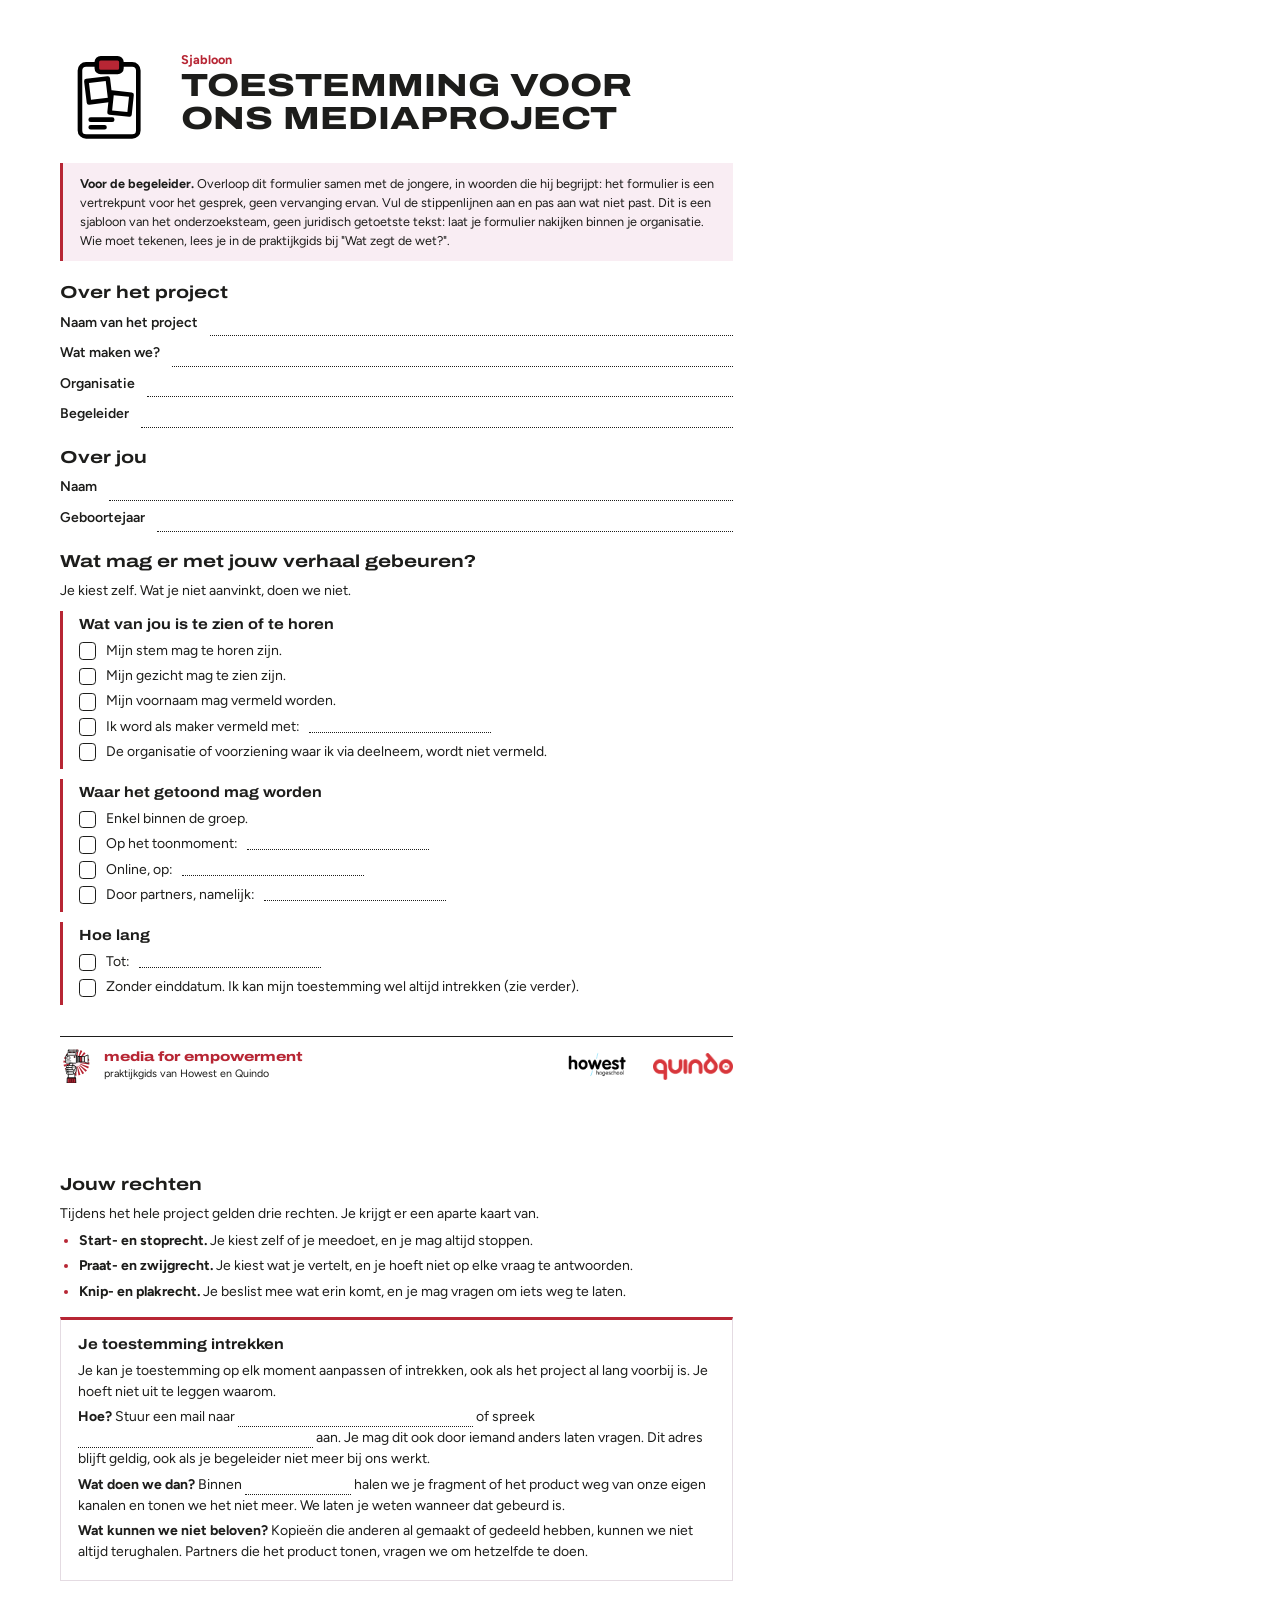
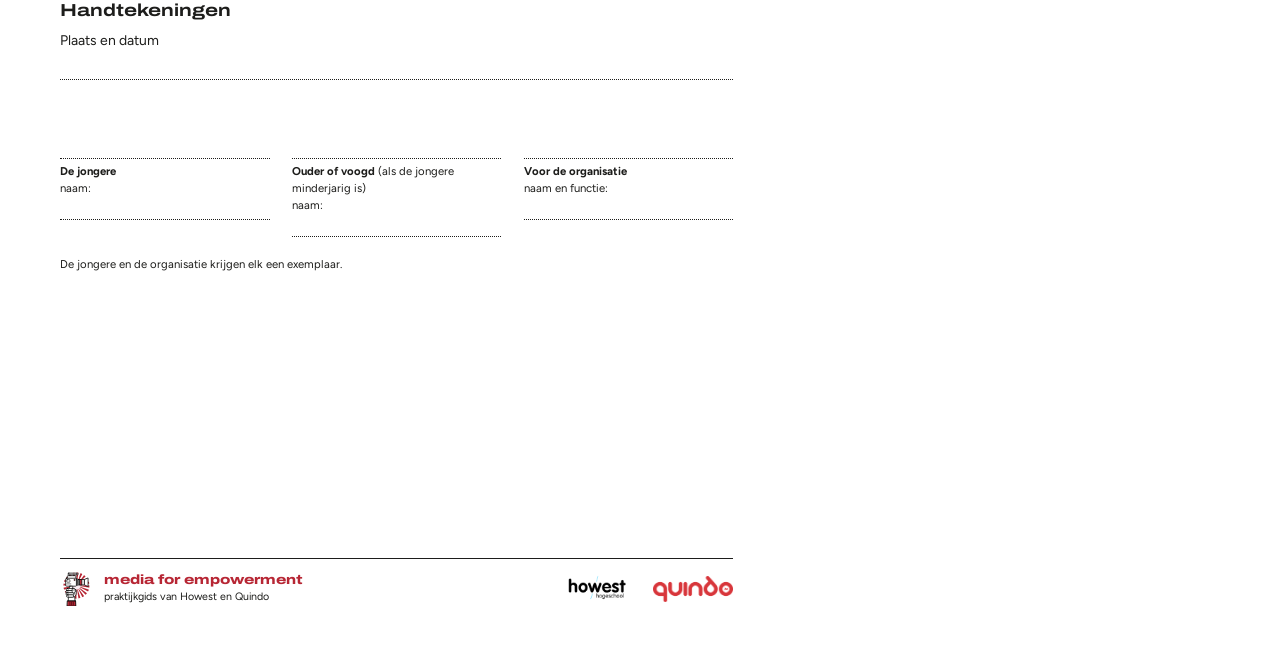
<file: hulpmiddelen/downloads-bron/toestemmingsformulier.html>
<!DOCTYPE html>
<!-- Bronbestand voor een download van de praktijkgids. Pas de tekst hieronder aan en maak opnieuw een PDF: open dit bestand in Chrome of Edge, kies Afdrukken, Opslaan als PDF, papier A4, marges Geen, en vink Achtergrondafbeeldingen aan. -->
<html lang="nl"><head><meta charset="utf-8"><title>Sjabloon toestemmingsformulier</title><style>
@font-face{font-family:"Archivo";src:url("fonts/archivo-latin-wdth-normal.woff2") format("woff2");font-weight:100 900;font-stretch:62% 125%}
@font-face{font-family:"Figtree";src:url("fonts/figtree-latin-400-normal.woff2");font-weight:400}
@font-face{font-family:"Figtree";src:url("fonts/figtree-latin-600-normal.woff2");font-weight:600}
@font-face{font-family:"Figtree";src:url("fonts/figtree-latin-700-normal.woff2");font-weight:700}
@page{size:A4;margin:0}
.page{width:210mm;height:297mm;padding:13mm 16mm 0;position:relative;overflow:hidden;break-after:page}
.page:last-child{break-after:auto}
:root{--rood:#b72634;--inkt:#1d1d1b;--lijn:#e4dbe2;--zacht:#f9edf3}
*{box-sizing:border-box}
body{margin:0;font-family:"Figtree",Arial,sans-serif;font-size:10.5pt;line-height:1.5;color:var(--inkt)}
h1{font-family:"Archivo",Arial,sans-serif;font-stretch:125%;font-weight:800;text-transform:uppercase;font-size:24pt;line-height:1.02;margin:0 0 3mm}
h2{font-family:"Archivo",Arial,sans-serif;font-stretch:125%;font-weight:700;font-size:13pt;margin:4.5mm 0 1.5mm}
h3{font-family:"Archivo",Arial,sans-serif;font-stretch:112%;font-weight:700;font-size:11pt;margin:0 0 1mm}
p{margin:1.2mm 0}
.kind{font-weight:700;color:var(--rood);font-size:9.5pt}
.kop{display:flex;align-items:center;gap:6mm;margin-bottom:4mm}
.kop .ico{width:26mm;height:26mm;flex:none}
.kop .ico svg{width:100%;height:100%}
.lead{font-size:11.5pt;line-height:1.45}
.lijn{display:block;border-bottom:1.2px dotted #1d1d1b;height:6.5mm}
.veld{display:flex;align-items:flex-end;gap:3mm;margin:1.5mm 0}
.veld b{flex:none;font-weight:600;padding-bottom:1mm}
.veld .lijn{flex:1}
.kader{border:1px solid var(--lijn);border-top:3px solid var(--rood);background:#fff;padding:3.5mm 4.5mm;margin:4mm 0;break-inside:avoid}
.zacht{background:var(--zacht);border:0;border-left:3px solid var(--rood);padding:3mm 4.5mm;margin:3mm 0 5mm;font-size:9.5pt}
.wv{border-left:3px solid var(--rood);padding:.5mm 0 .5mm 4mm;margin:2.5mm 0;break-inside:avoid}
.vink{list-style:none;padding:0;margin:1.5mm 0}
.vink li{display:flex;gap:2.5mm;align-items:flex-start;margin:1.1mm 0}
.vink li::before{content:"";flex:none;width:4.2mm;height:4.2mm;border:1.4px solid var(--inkt);border-radius:1mm;margin-top:.6mm}
.vink .lijn{display:inline-block;height:4.5mm;min-width:48mm;vertical-align:bottom}
.teken{display:grid;grid-template-columns:1fr 1fr 1fr;gap:6mm;margin-top:3mm}
.teken div{border-top:0}
.teken .vak{height:18mm;border-bottom:1.2px dotted var(--inkt)}
.teken small{display:block;font-size:8.5pt;margin-top:1mm}
.klein{font-size:8.5pt}
.bol{margin:1.5mm 0;padding-left:5mm}
.bol li{margin:1.2mm 0}
.bol li::marker{color:var(--rood)}
.lijn.in{display:inline-block;height:5mm;min-width:62mm;vertical-align:bottom}
.lijn.in.kort{min-width:28mm}
.rood{color:var(--rood)}
footer{position:absolute;left:16mm;right:16mm;bottom:9mm;height:14mm;display:flex;align-items:center;justify-content:space-between;border-top:1px solid var(--inkt);padding-top:2mm;font-size:8pt}
footer .merk{display:flex;align-items:center;gap:2.5mm}
footer .merk svg{width:9mm;height:9mm}
footer .merk b{font-family:"Archivo",Arial,sans-serif;font-stretch:125%;font-weight:800;color:var(--rood);text-transform:lowercase;font-size:10pt;line-height:1}
footer .logos{display:flex;align-items:center;gap:5mm}
footer .logos img{display:block;height:7mm;width:auto}
footer .logos img.how{height:10mm}

</style></head><body><section class="page"><div class="inhoud">
<div class="kop"><div class="ico"><svg viewBox="0 0 64 64" xmlns="http://www.w3.org/2000/svg" stroke="#000" stroke-width="3" stroke-linecap="round" stroke-linejoin="round" xmlns:c2pa="http://c2pa.org/manifest"><metadata><c2pa:manifest>[base64]/dY1rsagAdbfzAJK74WMiKJjdXJseCpzZWxmI2p1bWJmPWMycGEuYXNzZXJ0aW9ucy9jMnBhLmFjdGlvbnMudjJkaGFzaFggkqVZjYJnDJQDa3VyF5/[base64]/[base64]/3cyjxFA3Qo5S46fX0/ihY0VZ7mfb9KF703t5OjWDBWMA4GA1UdDwEB/wQEAwIHgDAVBgNVHSUEDjAMBgorBgEEAYPoXgIBMAwGA1UdEwEB/wQCMAAwHwYDVR0jBBgwFoAUzlHiBIFOZFsj+OPEz5o+nMHXXMIwCgYIKoZIzj0EAwMDZwAwZAIwMXMdFJ4BetLLVY7ORuE9noqbbAZOZn/aArXyTwFAZfKrPzxF2vPoJNf1+UCdg1XGAjBwX1zd9WGqYkqmL5SFqw1QySjr1zJfpJM9+1rdDwSPLMOPOjKuiXjoU/[base64]/iA5JKKO4D7ogqSelkwV3Tvrc1y7wURNUwa8+Ri+GCMUy0Y/XxBufmGCEtRCfLNW8bx2J19BZUg=</c2pa:manifest></metadata><rect x="13" y="10" width="38" height="47" rx="4" fill="#ffffff"/>
<rect x="24" y="6" width="16" height="9" rx="2.5" fill="#b72634"/>
<rect x="18" y="20" width="14" height="14" fill="#ffffff" transform="rotate(-7 25 27)"/>
<rect x="33" y="29" width="13" height="13" fill="#ffffff" transform="rotate(6 39 35)"/>
<path d="M20 46h14M20 51h9" fill="none"/></svg></div><div><span class="kind">Sjabloon</span><h1>Toestemming voor ons mediaproject</h1></div></div>

<div class="zacht"><b>Voor de begeleider.</b> Overloop dit formulier samen met de jongere, in woorden die hij begrijpt: het formulier is een vertrekpunt voor het gesprek, geen vervanging ervan. Vul de stippenlijnen aan en pas aan wat niet past. Dit is een sjabloon van het onderzoeksteam, geen juridisch getoetste tekst: laat je formulier nakijken binnen je organisatie. Wie moet tekenen, lees je in de praktijkgids bij "Wat zegt de wet?".</div>

<h2>Over het project</h2>
<div class="veld"><b>Naam van het project</b><span class="lijn"></span></div><div class="veld"><b>Wat maken we?</b><span class="lijn"></span></div><div class="veld"><b>Organisatie</b><span class="lijn"></span></div><div class="veld"><b>Begeleider</b><span class="lijn"></span></div>

<h2>Over jou</h2>
<div class="veld"><b>Naam</b><span class="lijn"></span></div><div class="veld"><b>Geboortejaar</b><span class="lijn"></span></div>

<h2>Wat mag er met jouw verhaal gebeuren?</h2>
<p>Je kiest zelf. Wat je niet aanvinkt, doen we niet.</p>
<div class="wv"><h3>Wat van jou is te zien of te horen</h3>
<ul class="vink">
<li>Mijn stem mag te horen zijn.</li>
<li>Mijn gezicht mag te zien zijn.</li>
<li>Mijn voornaam mag vermeld worden.</li>
<li>Ik word als maker vermeld met: <span class="lijn"></span></li>
<li>De organisatie of voorziening waar ik via deelneem, wordt niet vermeld.</li>
</ul></div>
<div class="wv"><h3>Waar het getoond mag worden</h3>
<ul class="vink">
<li>Enkel binnen de groep.</li>
<li>Op het toonmoment: <span class="lijn"></span></li>
<li>Online, op: <span class="lijn"></span></li>
<li>Door partners, namelijk: <span class="lijn"></span></li>
</ul></div>
<div class="wv"><h3>Hoe lang</h3>
<ul class="vink">
<li>Tot: <span class="lijn"></span></li>
<li>Zonder einddatum. Ik kan mijn toestemming wel altijd intrekken (zie verder).</li>
</ul></div>

</div><footer><div class="merk"><svg viewBox="0 0 120 120" xmlns="http://www.w3.org/2000/svg" stroke="#000" stroke-width="2.6" stroke-linecap="round" stroke-linejoin="round" xmlns:c2pa="http://c2pa.org/manifest"><metadata><c2pa:manifest>[base64]/vtAAAAZljYm9yomdhY3Rpb25zgqJmYWN0aW9ua2MycGEub3BlbmVkanBhcmFtZXRlcnOha2luZ3JlZGllbnRzgaJjdXJseC1zZWxmI2p1bWJmPWMycGEuYXNzZXJ0aW9ucy9jMnBhLmluZ3JlZGllbnQudjNkaGFzaFggv9/[base64]/[base64]/38A4K6aWGGQDZu6UC+rKdzjmgwThy4HvnpktFlst96JjdXJseCpzZWxmI2p1bWJmPWMycGEuYXNzZXJ0aW9ucy9jMnBhLmFjdGlvbnMudjJkaGFzaFggyXZubbz+0TRVFOBddoSS/[base64]/[base64]/3cyjxFA3Qo5S46fX0/ihY0VZ7mfb9KF703t5OjWDBWMA4GA1UdDwEB/wQEAwIHgDAVBgNVHSUEDjAMBgorBgEEAYPoXgIBMAwGA1UdEwEB/wQCMAAwHwYDVR0jBBgwFoAUzlHiBIFOZFsj+OPEz5o+nMHXXMIwCgYIKoZIzj0EAwMDZwAwZAIwMXMdFJ4BetLLVY7ORuE9noqbbAZOZn/aArXyTwFAZfKrPzxF2vPoJNf1+UCdg1XGAjBwX1zd9WGqYkqmL5SFqw1QySjr1zJfpJM9+1rdDwSPLMOPOjKuiXjoU/[base64]/wFGR9OsoK/88Mt2h3iZInirSigybEOhWR1/AyRr17HRKbey3g79Gm8e1fiLUFC0=</c2pa:manifest></metadata><defs><clipPath id="mfe-c"><circle cx="58" cy="48" r="46"/></clipPath></defs><g clip-path="url(#mfe-c)"><path d="M58 48L128.0 48.0L127.1 59.0ZM58 48L124.6 69.6L120.4 79.8ZM58 48L114.6 89.1L107.5 97.5ZM58 48L99.1 104.6L89.8 110.4ZM58 48L79.6 114.6L69.0 117.1ZM58 48L58.0 118.0L47.0 117.1ZM58 48L36.4 114.6L26.2 110.4ZM58 48L16.9 104.6L8.5 97.5ZM58 48L1.4 89.1L-4.4 79.8ZM58 48L-8.6 69.6L-11.1 59.0ZM58 48L-12.0 48.0L-11.1 37.0ZM58 48L-8.6 26.4L-4.4 16.2ZM58 48L1.4 6.9L8.5 -1.5ZM58 48L16.9 -8.6L26.2 -14.4ZM58 48L36.4 -18.6L47.0 -21.1ZM58 48L58.0 -22.0L69.0 -21.1ZM58 48L79.6 -18.6L89.8 -14.4ZM58 48L99.1 -8.6L107.5 -1.5ZM58 48L114.6 6.9L120.4 16.2ZM58 48L124.6 26.4L127.1 37.0Z" fill="#b72634" stroke="none"/></g><circle cx="58" cy="48" r="14" fill="#f9edf3" stroke="none"/><path d="M33 13v-4M49 13v-4" fill="none"/><rect x="28" y="4" width="36" height="6" rx="3" fill="#ffffff"/><path d="M58 5v4" fill="none" stroke-width="1.6"/><path d="M26 24V15a2 2 0 0 1 2-2h26a2 2 0 0 1 2 2v9" fill="#ffffff"/><rect x="20" y="22" width="38" height="28" rx="3" fill="#ffffff"/><rect x="24" y="27" width="11" height="9" rx="1.5" fill="#ffffff" stroke-width="2"/><circle cx="51" cy="28" r="2.2" fill="#b72634" stroke-width="1.6"/><path d="M24 42h14" fill="none" stroke-width="1.8"/><rect x="58" y="25" width="5" height="22" rx="1" fill="#ffffff"/><rect x="63" y="26.5" width="24" height="19" rx="2" fill="#ffffff"/><rect x="70" y="26.5" width="7" height="19" fill="#b72634"/><path d="M66 29v14M68 29v14" fill="none" stroke-width="1.4"/><path d="M87 26l12-5v30l-12-5z" fill="#ffffff"/><rect x="33" y="50" width="12" height="14" rx="2" fill="#ffffff"/><path d="M30 86l-2 34h26l-2-34z" fill="#ffffff"/><path d="M27 102h28l1 18H26z" fill="#b72634"/><path d="M27 102h28" fill="none"/><path d="M35 107v9M41 107v9M47 107v9" fill="none" stroke-width="1.8"/><path d="M24 64c-2 12 2 20 8 24h18c6-4 9-12 7-24z" fill="#ffffff"/><rect x="22" y="58" width="31" height="8.5" rx="4.2" fill="#ffffff"/><rect x="20.5" y="65.5" width="31" height="8.5" rx="4.2" fill="#ffffff"/><rect x="21" y="73" width="29" height="8.5" rx="4.2" fill="#ffffff"/><rect x="23" y="80.5" width="25" height="8.5" rx="4.2" fill="#ffffff"/><path d="M29 60.5v3.5M28 68v3.5M28.5 75.5v3.5M30 83v3" fill="none" stroke-width="1.5"/><path d="M44 58c6 0 11 3 11 8s-3 8-7 8c-3 0-5-2-5-5v-9z" fill="#ffffff"/><path d="M48 64c2 0 3 1 3 3" fill="none" stroke-width="1.6"/></svg><div><b>media for empowerment</b><br>praktijkgids van Howest en Quindo</div></div>
<div class="logos"><img class="how" src="[data-uri]" alt="Howest"><img src="[data-uri]" alt="Quindo"></div></footer></section><section class="page"><div class="inhoud">
<h2 style="margin-top:0">Jouw rechten</h2>
<p>Tijdens het hele project gelden drie rechten. Je krijgt er een aparte kaart van.</p>
<ul class="bol">
<li><span><b>Start- en stoprecht.</b> Je kiest zelf of je meedoet, en je mag altijd stoppen.</span></li>
<li><span><b>Praat- en zwijgrecht.</b> Je kiest wat je vertelt, en je hoeft niet op elke vraag te antwoorden.</span></li>
<li><span><b>Knip- en plakrecht.</b> Je beslist mee wat erin komt, en je mag vragen om iets weg te laten.</span></li>
</ul>

<div class="kader">
<h3>Je toestemming intrekken</h3>
<p>Je kan je toestemming op elk moment aanpassen of intrekken, ook als het project al lang voorbij is. Je hoeft niet uit te leggen waarom.</p>
<p><b>Hoe?</b> Stuur een mail naar <span class="lijn in"></span> of spreek <span class="lijn in"></span> aan. Je mag dit ook door iemand anders laten vragen. Dit adres blijft geldig, ook als je begeleider niet meer bij ons werkt.</p>
<p><b>Wat doen we dan?</b> Binnen <span class="lijn in kort"></span> halen we je fragment of het product weg van onze eigen kanalen en tonen we het niet meer. We laten je weten wanneer dat gebeurd is.</p>
<p><b>Wat kunnen we niet beloven?</b> Kopieën die anderen al gemaakt of gedeeld hebben, kunnen we niet altijd terughalen. Partners die het product tonen, vragen we om hetzelfde te doen.</p>
</div>

<h2>Handtekeningen</h2>
<p>Plaats en datum</p><span class="lijn"></span>
<div class="teken">
<div><div class="vak"></div><small><b>De jongere</b><br>naam:</small><span class="lijn" style="height:6mm"></span></div>
<div><div class="vak"></div><small><b>Ouder of voogd</b> (als de jongere minderjarig is)<br>naam:</small><span class="lijn" style="height:6mm"></span></div>
<div><div class="vak"></div><small><b>Voor de organisatie</b><br>naam en functie:</small><span class="lijn" style="height:6mm"></span></div>
</div>
<p class="klein" style="margin-top:5mm">De jongere en de organisatie krijgen elk een exemplaar.</p>
</div><footer><div class="merk"><svg viewBox="0 0 120 120" xmlns="http://www.w3.org/2000/svg" stroke="#000" stroke-width="2.6" stroke-linecap="round" stroke-linejoin="round" xmlns:c2pa="http://c2pa.org/manifest"><metadata><c2pa:manifest>[base64]/vtAAAAZljYm9yomdhY3Rpb25zgqJmYWN0aW9ua2MycGEub3BlbmVkanBhcmFtZXRlcnOha2luZ3JlZGllbnRzgaJjdXJseC1zZWxmI2p1bWJmPWMycGEuYXNzZXJ0aW9ucy9jMnBhLmluZ3JlZGllbnQudjNkaGFzaFggv9/[base64]/[base64]/38A4K6aWGGQDZu6UC+rKdzjmgwThy4HvnpktFlst96JjdXJseCpzZWxmI2p1bWJmPWMycGEuYXNzZXJ0aW9ucy9jMnBhLmFjdGlvbnMudjJkaGFzaFggyXZubbz+0TRVFOBddoSS/[base64]/[base64]/3cyjxFA3Qo5S46fX0/ihY0VZ7mfb9KF703t5OjWDBWMA4GA1UdDwEB/wQEAwIHgDAVBgNVHSUEDjAMBgorBgEEAYPoXgIBMAwGA1UdEwEB/wQCMAAwHwYDVR0jBBgwFoAUzlHiBIFOZFsj+OPEz5o+nMHXXMIwCgYIKoZIzj0EAwMDZwAwZAIwMXMdFJ4BetLLVY7ORuE9noqbbAZOZn/aArXyTwFAZfKrPzxF2vPoJNf1+UCdg1XGAjBwX1zd9WGqYkqmL5SFqw1QySjr1zJfpJM9+1rdDwSPLMOPOjKuiXjoU/[base64]/wFGR9OsoK/88Mt2h3iZInirSigybEOhWR1/AyRr17HRKbey3g79Gm8e1fiLUFC0=</c2pa:manifest></metadata><defs><clipPath id="mfe-c"><circle cx="58" cy="48" r="46"/></clipPath></defs><g clip-path="url(#mfe-c)"><path d="M58 48L128.0 48.0L127.1 59.0ZM58 48L124.6 69.6L120.4 79.8ZM58 48L114.6 89.1L107.5 97.5ZM58 48L99.1 104.6L89.8 110.4ZM58 48L79.6 114.6L69.0 117.1ZM58 48L58.0 118.0L47.0 117.1ZM58 48L36.4 114.6L26.2 110.4ZM58 48L16.9 104.6L8.5 97.5ZM58 48L1.4 89.1L-4.4 79.8ZM58 48L-8.6 69.6L-11.1 59.0ZM58 48L-12.0 48.0L-11.1 37.0ZM58 48L-8.6 26.4L-4.4 16.2ZM58 48L1.4 6.9L8.5 -1.5ZM58 48L16.9 -8.6L26.2 -14.4ZM58 48L36.4 -18.6L47.0 -21.1ZM58 48L58.0 -22.0L69.0 -21.1ZM58 48L79.6 -18.6L89.8 -14.4ZM58 48L99.1 -8.6L107.5 -1.5ZM58 48L114.6 6.9L120.4 16.2ZM58 48L124.6 26.4L127.1 37.0Z" fill="#b72634" stroke="none"/></g><circle cx="58" cy="48" r="14" fill="#f9edf3" stroke="none"/><path d="M33 13v-4M49 13v-4" fill="none"/><rect x="28" y="4" width="36" height="6" rx="3" fill="#ffffff"/><path d="M58 5v4" fill="none" stroke-width="1.6"/><path d="M26 24V15a2 2 0 0 1 2-2h26a2 2 0 0 1 2 2v9" fill="#ffffff"/><rect x="20" y="22" width="38" height="28" rx="3" fill="#ffffff"/><rect x="24" y="27" width="11" height="9" rx="1.5" fill="#ffffff" stroke-width="2"/><circle cx="51" cy="28" r="2.2" fill="#b72634" stroke-width="1.6"/><path d="M24 42h14" fill="none" stroke-width="1.8"/><rect x="58" y="25" width="5" height="22" rx="1" fill="#ffffff"/><rect x="63" y="26.5" width="24" height="19" rx="2" fill="#ffffff"/><rect x="70" y="26.5" width="7" height="19" fill="#b72634"/><path d="M66 29v14M68 29v14" fill="none" stroke-width="1.4"/><path d="M87 26l12-5v30l-12-5z" fill="#ffffff"/><rect x="33" y="50" width="12" height="14" rx="2" fill="#ffffff"/><path d="M30 86l-2 34h26l-2-34z" fill="#ffffff"/><path d="M27 102h28l1 18H26z" fill="#b72634"/><path d="M27 102h28" fill="none"/><path d="M35 107v9M41 107v9M47 107v9" fill="none" stroke-width="1.8"/><path d="M24 64c-2 12 2 20 8 24h18c6-4 9-12 7-24z" fill="#ffffff"/><rect x="22" y="58" width="31" height="8.5" rx="4.2" fill="#ffffff"/><rect x="20.5" y="65.5" width="31" height="8.5" rx="4.2" fill="#ffffff"/><rect x="21" y="73" width="29" height="8.5" rx="4.2" fill="#ffffff"/><rect x="23" y="80.5" width="25" height="8.5" rx="4.2" fill="#ffffff"/><path d="M29 60.5v3.5M28 68v3.5M28.5 75.5v3.5M30 83v3" fill="none" stroke-width="1.5"/><path d="M44 58c6 0 11 3 11 8s-3 8-7 8c-3 0-5-2-5-5v-9z" fill="#ffffff"/><path d="M48 64c2 0 3 1 3 3" fill="none" stroke-width="1.6"/></svg><div><b>media for empowerment</b><br>praktijkgids van Howest en Quindo</div></div>
<div class="logos"><img class="how" src="[data-uri]" alt="Howest"><img src="[data-uri]" alt="Quindo"></div></footer></section></body></html>
</file>
<file: css/stijl.css>
/* =========================================================================
   Media for Empowerment, praktijkgids
   Stijlbestand. Huisstijl afgeleid van quindo.be (kleuren gesampled uit
   screenshots van 28/09/2026; lettertypes Archivo en Figtree benaderen die
   van de website).

   Inhoud
   1.  Kleuren en lettertypes (hier pas je de huisstijl aan)
   2.  Basis
   3.  Prototypebalk
   4.  Opbouw: kolommen en menu
   5.  Paginakop: titels, labels, pictogrammen
   6.  Fasestrook
   7.  Tekstblokken: werkvormen, kaders, samenvatting, citaten
   8.  Lijsten en tabellen
   9.  Praktijkpagina's: beelden en resultaatblok
   10. Onderaan elke pagina: verwijzingen, voetnoten, colofon
   11. Donkere modus
   12. Smal scherm (smartphone)
   13. Beweging
   14. Afdrukken
   15. Bouwmodule "Mijn project"
   16. Zoekfunctie

   Kaderregel: een wit kader met rode lijn bovenaan is er enkel voor tips en
   afwegingen (.callout), het resultaatblok (.result) en de bedanking (.dank).
   Werkvormen krijgen een rode lijn links (.wv). Kerngegevens en tabellen
   krijgen enkel lijnen.
   ========================================================================= */


/* 1. Kleuren en lettertypes ---------------------------------------------- */

:root{
  --achtergrond-boven:#fdf9fb;
  --achtergrond-midden:#f5e2ed;
  --achtergrond-onder:#eaddf9;
  --wit:#ffffff;          /* kaders */
  --inkt:#1d1d1b;         /* tekst en lijnen */
  --rood:#b72634;         /* accentkleur (Quindo-rood) */
  --rood-zacht:#f6dfe3;   /* markering bij een aangeklikte voetnoot of bron */
  --lijn:#e4dbe2;         /* fijne scheidingslijnen */
  --onderschrift:#5c5660; /* enkel voor onderschriften bij beelden */
  --pictogram-rondje:#f9edf3; /* licht rondje achter pictogrammen in donkere modus */

  --kop:"Archivo","Helvetica Neue",Arial,sans-serif;
  --tekst:"Figtree","Helvetica Neue",Arial,sans-serif;

  box-sizing:border-box;
  padding-top:env(safe-area-inset-top,0px);
  padding-bottom:env(safe-area-inset-bottom,0px);
}


/* 2. Basis --------------------------------------------------------------- */

*,*::before,*::after{box-sizing:inherit}
html{scroll-padding-top:env(safe-area-inset-top,0px);background:var(--achtergrond-boven)}
body{
  margin:0;min-height:100%;
  color:var(--inkt);font-family:var(--tekst);font-size:1.0625rem;line-height:1.7;
  background:linear-gradient(170deg,var(--achtergrond-boven) 0%,var(--achtergrond-midden) 55%,var(--achtergrond-onder) 100%) fixed;
}
p{margin:.6rem 0}
li::marker{color:var(--rood)}

a{
  color:var(--inkt);font-weight:600;
  text-decoration:underline;text-decoration-color:var(--rood);
  text-decoration-thickness:3px;text-underline-offset:4px;
}
a:hover{color:var(--rood)}
a:focus-visible,button:focus-visible{outline:3px solid var(--rood);outline-offset:3px}

h1{font-family:var(--kop);font-stretch:125%;font-weight:800;text-transform:uppercase;
   font-size:clamp(2rem,4.6vw,3.2rem);line-height:1.02;margin:.1rem 0 1.2rem}
h2{font-family:var(--kop);font-stretch:125%;font-weight:700;font-size:1.5rem;line-height:1.15;margin:2.6rem 0 .6rem}
h3{font-family:var(--kop);font-stretch:112%;font-weight:700;font-size:1.08rem;line-height:1.3;margin:1.6rem 0 .3rem}
.lead{font-size:1.2rem;line-height:1.55}


/* 3. Prototypebalk (verwijder de .proto-balk in index.html bij publicatie) */

.proto{
  display:flex;flex-wrap:wrap;gap:1rem;justify-content:space-between;align-items:center;
  padding:.55rem 1.5rem;font-size:.875rem;
  background:var(--wit);border-bottom:1px solid var(--lijn);
}
.proto-knoppen{display:flex;gap:.5rem;flex-wrap:wrap}
.proto button{font:600 .85rem var(--tekst);background:var(--wit);border:1px solid var(--inkt);color:var(--inkt);padding:.3rem .8rem;cursor:pointer}


/* 4. Opbouw: kolommen en menu ------------------------------------------- */

.shell{display:grid;grid-template-columns:270px minmax(0,1fr);max-width:1240px;margin:0 auto}
main{padding:2.5rem clamp(1.25rem,4vw,3.5rem) 4rem;min-width:0}
article{max-width:70ch}
article[hidden]{display:none}

nav.side{padding:2rem 1.25rem 2rem 1.75rem;position:sticky;top:env(safe-area-inset-top,0px);align-self:start;max-height:100vh;overflow:auto}
.logo{display:block;font-family:var(--kop);font-stretch:125%;font-weight:800;font-size:1.35rem;line-height:1.05;
      color:var(--rood);text-decoration:none;text-transform:lowercase}
.logo:hover{color:var(--rood)}
.logo small{display:block;margin-top:.4rem;font-family:var(--tekst);font-stretch:100%;font-weight:500;font-size:.85rem;color:var(--inkt);text-transform:none}

nav.side h2{margin:1.8rem 0 .4rem;font-family:var(--kop);font-stretch:125%;font-size:.8rem;font-weight:800;text-transform:uppercase;color:var(--inkt)}
nav.side h2 a{color:inherit;font-weight:inherit;text-decoration:none}
nav.side ul{list-style:none;margin:0;padding:0}
nav.side li a{display:flex;align-items:center;padding:.18rem 0;font-weight:500;font-size:.97rem;color:var(--inkt);text-decoration:none}
nav.side a:hover{color:var(--rood)}
nav.side li a[aria-current="page"],nav.side h2 a[aria-current="page"]{color:var(--rood);font-weight:700;text-decoration:underline;text-decoration-color:var(--rood);text-decoration-thickness:3px}
nav.side h2 a[aria-current="page"]{font-weight:inherit}

/* Knop "Mijn project" bovenaan het menu: zelfde vorm als de knoppen "Voeg toe aan mijn project" (.bouw) */
.nav-project{display:inline-flex;align-items:center;gap:.4rem;margin:1.4rem 0 .4rem;padding:.35rem .9rem;
             font:600 .95rem var(--tekst);text-transform:lowercase;text-decoration:none;
             background:var(--wit);border:1px solid var(--rood);color:var(--rood)}
.nav-project:hover{background:var(--rood-zacht);color:var(--rood)}
.nav-project[aria-current="page"]{background:var(--rood);color:#fff}
.nav-project[aria-current="page"] .teller{background:#fff;color:var(--rood)}

/* Kleinere links onder "Over deze gids" */
nav.side .nav-klein li a{padding:.1rem 0;font-size:.85rem;font-weight:400}
.navtoggle{display:none}


/* 5. Paginakop: titels, labels, pictogrammen ----------------------------- */

.kind{display:inline-block;margin-bottom:.1rem;font-size:.85rem;font-weight:700;color:var(--rood)}

.back{display:flex;align-items:center;gap:.4rem;width:max-content;margin-bottom:1.2rem;padding:.3rem .9rem;
      font:600 .95rem var(--tekst);background:var(--wit);border:1px solid var(--inkt);color:var(--inkt);cursor:pointer}
.back:hover{background:var(--rood);border-color:var(--rood);color:#fff}

/* Startpagina: pictogram links van de titel */
.hero{display:flex;align-items:center;gap:1.6rem;margin:.2rem 0 1.4rem}
.hero h1{margin:0}
.hero-ico{flex:none;width:170px;height:170px}
.hero-ico img{display:block;width:100%;height:100%}

/* Pictogrammen: de bestanden staan in img/pictogrammen, gids.js plaatst ze */
.ico{display:inline-block;flex:none;vertical-align:middle}
.ico img{display:block;width:100%;height:100%}
.ico-sm{width:22px;height:22px;margin-right:.5rem}          /* menu */
.ico-md{width:38px;height:38px;margin-right:.7rem;vertical-align:-9px} /* overzichtspagina's */
.ico-lg{float:right;width:104px;height:104px;margin:0 0 .8rem 1.4rem} /* naast de paginatitel */
.ico-arc{display:block;width:26px;height:26px;margin-bottom:.25rem}   /* fasestrook */


/* 6. Fasestrook ---------------------------------------------------------- */

.arc{clear:both;display:grid;grid-template-columns:repeat(6,1fr);gap:.5rem;margin:1.2rem 0 1.8rem}
.arc a{display:block;padding:.5rem .5rem .55rem;font-size:.78rem;font-weight:500;line-height:1.2;
       background:var(--wit);border:1px solid var(--lijn);color:var(--inkt);text-decoration:none}
.arc a b{display:block;font-family:var(--kop);font-stretch:125%;font-size:1.05rem}
.arc a:hover{border-color:var(--inkt)}
.arc a.here{background:var(--rood);border-color:var(--rood);color:#fff}
.arc a.here .ico-arc{background:var(--pictogram-rondje);border-radius:50%;padding:1px}


/* 7. Tekstblokken -------------------------------------------------------- */

/* Werkvorm of blok: rode lijn links, geen kader */
.wv{border-left:3px solid var(--rood);padding:.1rem 0 .1rem 1.1rem;margin:1.6rem 0}
.wv h3{margin-top:0}
.wv h3 a{text-decoration-thickness:2px}
.wv ul{margin:.4rem 0;padding-left:1.2rem}
.wv.partner{border-left:0;padding-left:0}
.cond{font-size:.97rem}
.cond strong{color:var(--rood)}
/* Regel onder een theoriesectie: wat betekent dit voor de begeleider? */
.voor-jou{margin:.8rem 0 0;padding:.6rem 0 0;border-top:1px solid var(--lijn);font-size:.95rem}
.voor-jou strong{color:var(--rood)}
h3.moment{margin:2rem 0 .2rem;font-size:1.2rem;color:var(--rood)}

/* Kleine regel onder een blok: "Uit: ...", "Meer: ..." */
.grond{display:flex;flex-wrap:wrap;gap:.3rem 1rem;margin-top:.6rem;padding-top:.5rem;border-top:1px solid var(--lijn);font-size:.85rem}
.grond a{text-decoration-thickness:2px}
.wv .grond{margin-top:.4rem;padding-top:0;border-top:0}

/* De drie soorten kaders */
.callout,.result,.dank{margin:1.6rem 0;padding:1.1rem 1.3rem;background:var(--wit);border:1px solid var(--lijn);border-top:4px solid var(--rood)}
.callout h3,.dank h2{margin-top:0}
.callout p:last-child{margin-bottom:0}
.result h2{margin:0 0 .4rem;font-size:1.15rem}
.result p{margin:.4rem 0}

/* Samenvatting bovenaan een fasepagina */
.kort{margin:1.4rem 0 2rem;padding:.8rem 0 .6rem;border-top:2px solid var(--inkt);border-bottom:2px solid var(--inkt)}
.kort h2{margin:0 0 .3rem;font-size:1.15rem}
.kort ul{margin:0;padding-left:1.2rem}
.kort li{margin:.25rem 0;font-size:1.05rem}

/* Uitgelicht citaat (enkel echte citaten van informanten) */
.quote{margin:3rem 0 2.4rem;padding:0}
.quote blockquote{position:relative;margin:0;padding-left:2.4rem;font-family:var(--kop);font-stretch:112%;font-weight:700;
                  font-size:clamp(1.35rem,2.6vw,1.8rem);line-height:1.25}
.quote blockquote::before{content:"\201C";position:absolute;left:0;top:-.35em;font-size:3.4em;line-height:1;color:var(--rood)}
.quote figcaption{margin-top:.5rem;padding-left:2.4rem;font-size:.9rem}

/* Verwijzingen onderaan een factorpagina (werkvormen, verwante factoren) */
.verwijzingen{margin-top:2.4rem;padding-top:.8rem;border-top:2px solid var(--inkt);font-size:.95rem}
.verwijzingen p{margin:.35rem 0}

/* Voetnootnummers in de tekst */
sup.fn{font-size:.72em;line-height:0;margin-left:.1em}
sup.fn a{color:var(--rood);font-weight:700;text-decoration:none;cursor:pointer}


/* 8. Lijsten en tabellen ------------------------------------------------- */

/* Ingangen met pijl (startpagina, overzichtspagina's) */
.entries{display:block;margin:1.8rem 0}
.entries a{display:grid;grid-template-columns:1fr auto;align-items:center;gap:.2rem 1rem;padding:1rem 0;
           border-bottom:2px solid var(--inkt);color:var(--inkt);text-decoration:none}
.entries a b{font-family:var(--kop);font-stretch:125%;font-weight:700;font-size:clamp(1.3rem,2.6vw,1.8rem);line-height:1.15}
.entries a span{grid-column:1;font-size:.95rem;font-weight:400}
.entries a b .ico{margin-right:.7rem}
.entries a::after{
  content:"";grid-column:2;grid-row:1 / span 2;width:34px;height:34px;background:currentColor;
  -webkit-mask:url("data:image/svg+xml,%3Csvg xmlns='http://www.w3.org/2000/svg' viewBox='0 0 34 34' fill='none' stroke='black' stroke-width='2'%3E%3Cpath d='M4 4 L30 30 M30 8 V30 H8'/%3E%3C/svg%3E") center/contain no-repeat;
          mask:url("data:image/svg+xml,%3Csvg xmlns='http://www.w3.org/2000/svg' viewBox='0 0 34 34' fill='none' stroke='black' stroke-width='2'%3E%3Cpath d='M4 4 L30 30 M30 8 V30 H8'/%3E%3C/svg%3E") center/contain no-repeat;
}
.entries a:hover{color:var(--rood)}

/* Kerngegevens op een praktijkpagina */
.facts{display:grid;grid-template-columns:repeat(auto-fit,minmax(180px,1fr));gap:.4rem 1.4rem;margin:1.2rem 0}
.facts div{padding:.5rem 0 .2rem;border-top:2px solid var(--inkt)}
.facts dt{font-size:.82rem}
.facts dd{margin:0;font-weight:700}

/* Tabellen */
.tbl{overflow-x:auto;margin:1rem 0;border-top:2px solid var(--inkt)}
table{border-collapse:collapse;width:100%;font-size:.95rem}
th,td{text-align:left;vertical-align:top;padding:.6rem .7rem;border-bottom:1px solid var(--lijn)}
th{font-family:var(--kop);font-stretch:112%;font-weight:700}
table.matrix th,table.matrix td{white-space:nowrap}
table.matrix thead th.c{writing-mode:vertical-rl;transform:rotate(180deg);padding:.6rem .3rem;font-size:.82rem;vertical-align:bottom}
table.matrix thead th.c a{font-weight:600;text-decoration-thickness:2px}
table.matrix td.c{text-align:center;padding:.5rem .3rem}
.dot{color:var(--rood);font-size:1.1rem}

/* Rood cijferbolletje, herbruikbaar in elke genummerde opsomming: <span class="nr">1</span> */
.nr{display:inline-grid;place-items:center;flex:none;width:1.6em;height:1.6em;margin-right:.45em;vertical-align:.08em;
    border-radius:50%;background:var(--rood);color:#fff;font-family:var(--kop);font-stretch:125%;font-weight:800;font-size:.8em;line-height:1;
    -webkit-print-color-adjust:exact;print-color-adjust:exact}
.entries a b .nr{font-size:.55em;vertical-align:.35em}

/* Genummerde lijst met rode bolletjes (pagina Ethiek, theorie) */
.levels{counter-reset:lv;list-style:none;margin:1rem 0;padding:0;border-top:1px solid var(--inkt)}
.levels li{counter-increment:lv;position:relative;padding:.75rem 0 .75rem 3rem;border-bottom:1px solid var(--inkt)}
.levels li::before{-webkit-print-color-adjust:exact;print-color-adjust:exact;content:counter(lv);position:absolute;left:0;top:.65rem;display:grid;place-items:center;width:2rem;height:2rem;
                   border-radius:50%;background:var(--rood);color:#fff;font-family:var(--kop);font-stretch:125%;font-weight:800}

/* Kernvragen op de pagina Ethiek en toestemming */
.kernvraag{font-weight:700}

/* Genummerde redenen onder "Waarom het werkt" op een factorpagina */
.levels.redenen li{padding-top:.9rem;padding-bottom:.9rem}
.levels.redenen li strong{display:block;margin-bottom:.15rem;font-family:var(--kop);font-stretch:112%;font-size:1.02rem}

/* Genummerde lijst van de werkzame factoren */
.factors{counter-reset:f;list-style:none;margin:1.4rem 0;padding:0;border-top:2px solid var(--inkt)}
.factors li{counter-increment:f;position:relative;padding:1rem 0 1rem 4rem;border-bottom:2px solid var(--inkt)}
.factors li::before{content:counter(f);position:absolute;left:0;top:1.05rem;display:grid;place-items:center;width:2.6rem;height:2.6rem;border-radius:50%;
                    background:var(--rood);color:#fff;font-family:var(--kop);font-stretch:125%;font-weight:800;font-size:1.3rem;line-height:1;
                    -webkit-print-color-adjust:exact;print-color-adjust:exact}
.factors .ftitle{font-family:var(--kop);font-stretch:125%;font-weight:700;font-size:clamp(1.2rem,2.4vw,1.55rem);color:var(--inkt);text-decoration:none}
.factors .ftitle:hover{color:var(--rood)}
.factors p{margin:.3rem 0 0}
.factors .grond{margin-top:.3rem;padding-top:0;border-top:0}

/* Bronnenlijst */
.refs{list-style:none;margin:.6rem 0;padding:0}
.refs li{padding:.55rem .7rem;border-bottom:1px solid var(--lijn);scroll-margin:40vh}
.refs li.flash{background:var(--rood-zacht);border-left:4px solid var(--rood)}


/* 9. Praktijkpagina's ---------------------------------------------------- */

/* Beeld rechts naast de inleiding, licht gekanteld zoals op quindo.be */
.casefig{float:right;width:38%;max-width:260px;margin:.3rem 0 1rem 1.6rem}
.casefig.landscape{width:46%;max-width:340px}
.casefig img{display:block;width:100%;height:auto;transform:rotate(1.5deg);box-shadow:0 12px 30px rgba(80,20,50,.18)}
.casefig figcaption{margin-top:.7rem;font-size:.82rem;line-height:1.35;color:var(--onderschrift)}
article[data-page^="praktijk/"] h2{clear:both}

/* Knop naar het resultaat (film, podcast, radio) */
.resbtn{display:inline-block;padding:.4rem 1rem;background:var(--rood);color:#fff!important;font-weight:700;text-decoration:none}
.resbtn:hover{background:var(--inkt)}
.resbtn::after{content:" \2197"}
.ressrc{margin-left:.4rem;font-size:.85rem}

/* Begrippenlijst (pagina Over deze gids) */
.begrippen{margin:1.5rem 0}
.begrippen dt{margin-top:1.2rem;padding-top:.8rem;border-top:1px solid var(--lijn);font-family:var(--kop);font-stretch:112%;font-weight:700;font-size:1.05rem}
.begrippen dd{margin:.3rem 0 0}
.begrippen .meer{display:block;margin-top:.2rem;font-size:.9rem}

/* In te vullen plaats in een voorbeeldtekst (stippenlijn) */
.invul{display:inline-block;min-width:10em;height:1.1em;vertical-align:baseline;border-bottom:1.5px dotted var(--inkt)}
.invul.kort{min-width:4.5em}

/* Stuurploeg en steun (pagina Over het onderzoek) */
.stuurploeg{margin:.6rem 0;padding-left:1.2rem}
.stuurploeg li{margin:.25rem 0}
.steun{margin-top:.8rem}
.steun img{display:block;width:auto;margin-top:.3rem}
/* Officieel logo (versie volledig zwart), ongewijzigd in lichte en donkere modus. */
.logo-vlaanderen{height:36px}

/* Downloads (pagina Ethiek en toestemming) */
.downloads{display:flex;flex-wrap:wrap;gap:.5rem}
.download{display:inline-flex;align-items:center;gap:.4rem;padding:.3rem .8rem;font-size:.9rem;font-weight:700;
          background:var(--wit);border:1px solid var(--rood);color:var(--rood);text-decoration:none}
.download::before{content:"\2193"}
.download:hover{background:var(--rood);color:#fff}

/* Partnerlogo's (pagina Over het onderzoek) */
.partner .plogo{display:inline-block;margin-bottom:.5rem}
.partner .plogo img{display:block;width:auto}
.partner .plogo:hover img{opacity:.75}


/* 10. Onderaan elke pagina ----------------------------------------------- */

.pager{display:flex;flex-wrap:wrap;justify-content:space-between;gap:1rem;margin-top:2.4rem;padding-top:1rem;border-top:2px solid var(--inkt);font-size:.95rem}

.backlinks{margin-top:3rem;font-size:.95rem}
.backlinks h2{margin:0 0 .4rem;font-size:1.05rem}
.backlinks ul{margin:0;padding-left:1.1rem}

.voetnoten{margin-top:2.4rem;padding-top:.8rem;border-top:1px solid var(--lijn);font-size:.85rem}
.voetnoten h2{margin:0 0 .3rem;font-size:.95rem}
.voetnoten ol{margin:0;padding-left:1.3rem}
.voetnoten li{scroll-margin:30vh}
.voetnoten li.flash{background:var(--rood-zacht)}
.voetnoten a{font-weight:500;text-decoration-thickness:1px}

.colofon{margin-top:2.5rem;padding-top:1rem;border-top:1px solid var(--inkt);font-size:.9rem}
.colofon .copy{font-size:.85rem}
.colofon .ai{font-size:.8rem;max-width:62ch}
.orgs{display:flex;flex-wrap:wrap;gap:.8rem;margin:.8rem 0}
.org{display:inline-flex;align-items:center;min-height:72px;margin-right:1.4rem;padding:.5rem 0;text-decoration:none}
.org img{display:block;width:auto;height:36px}
.org.howest img{height:58px}
.org:hover img{opacity:.75}


/* 11. Donkere modus ------------------------------------------------------ */

@media (prefers-color-scheme: dark){
  :root:not([data-theme="light"]){
    --achtergrond-boven:#161214; --achtergrond-midden:#1e1519; --achtergrond-onder:#1b1624;
    --wit:#221b1f; --inkt:#f4eef1; --rood:#e6606b; --rood-zacht:#3a1f25; --lijn:#3a2f35; --onderschrift:#b8adb3;
  }
  :root:not([data-theme="light"]) .ico,
  :root:not([data-theme="light"]) .hero-ico{background:var(--pictogram-rondje);border-radius:50%;padding:2px}
  :root:not([data-theme="light"]) .hero-ico{padding:10px}
  :root:not([data-theme="light"]) .logo-howest,
  :root:not([data-theme="light"]) .org.howest img{filter:invert(1) hue-rotate(180deg)}
}
:root[data-theme="dark"]{
  --achtergrond-boven:#161214; --achtergrond-midden:#1e1519; --achtergrond-onder:#1b1624;
  --wit:#221b1f; --inkt:#f4eef1; --rood:#e6606b; --rood-zacht:#3a1f25; --lijn:#3a2f35; --onderschrift:#b8adb3;
}
:root[data-theme="dark"] .ico,
:root[data-theme="dark"] .hero-ico{background:var(--pictogram-rondje);border-radius:50%;padding:2px}
:root[data-theme="dark"] .hero-ico{padding:10px}
:root[data-theme="dark"] .logo-howest,
:root[data-theme="dark"] .org.howest img{filter:invert(1) hue-rotate(180deg)}


/* 12. Smal scherm (smartphone) ------------------------------------------- */

@media (max-width:820px){
  .shell{grid-template-columns:1fr}
  nav.side{position:static;max-height:none;padding:1rem 1.25rem;border-bottom:1px solid var(--lijn)}
  .navtoggle{display:inline-block;margin-top:.7rem;padding:.3rem .8rem;font:600 .9rem var(--tekst);background:var(--wit);border:1px solid var(--inkt);color:var(--inkt)}
  nav.side .navbody{display:none}
  nav.side.open .navbody{display:block}
  .hero{gap:1rem}
  .hero-ico{width:96px;height:96px}
  .ico-lg{width:72px;height:72px}
  .arc{gap:.25rem}
  .arc a{padding:.35rem .3rem;font-size:.68rem}
  .arc a span{display:none}
  .casefig{width:42%;margin-left:1rem}
  .casefig.landscape{width:50%}
}


/* 13. Beweging ----------------------------------------------------------- */

@media (prefers-reduced-motion:no-preference){
  article{animation:fade .25s ease-out}
  @keyframes fade{from{opacity:.4}to{opacity:1}}
}
@media (prefers-reduced-motion:reduce){
  .casefig img{transform:none}
}


/* 14. Afdrukken ---------------------------------------------------------- */

@media print{
  @page{margin:16mm 16mm 18mm}
  .proto,nav.side,.navtoggle,.back,.backlinks,.pager,.ico-sm{display:none!important}
  .shell{display:block}
  main{padding:0}
  body{font-size:11pt;background:#fff;color:#000}
  article{max-width:none;page-break-after:always}
  article[hidden]{display:none!important}
  a{color:#000}
  a[href^="http"]::after{content:" (" attr(href) ")";font-size:.78em;color:#444;font-weight:400;word-break:break-all}
  .org::after,.plogo::after,.entries a::after{content:""!important}
  .resbtn,.resbtn:hover{padding:0;background:none!important;color:#000!important;border:0;text-decoration:underline}
  .ressrc{display:none}
  .wv,.callout,.facts div,.result,tr,.casefig,.factors li,.refs li{break-inside:avoid}
  h1,h2,h3{break-after:avoid}
  .casefig{max-width:60mm}
  .casefig img{transform:none;box-shadow:none}
}


/* 15. Bouwmodule "Mijn project" ----------------------------------------- */

/* Knop bij een werkvorm, factor of recht */
.bouw{display:inline-flex;align-items:center;gap:.3rem;margin-top:.6rem;padding:.25rem .8rem;
      font:600 .88rem var(--tekst);background:var(--wit);border:1px solid var(--rood);color:var(--rood);cursor:pointer}
.bouw:hover{background:var(--rood-zacht)}
.bouw.aan{background:var(--rood);color:#fff}
.bouw-factor{margin:0 0 1rem}

/* Teller in het menu */
.teller{display:inline-grid;place-items:center;min-width:1.4rem;height:1.4rem;margin-left:.3rem;padding:0 .35rem;
        border-radius:999px;background:var(--rood);color:#fff;font-size:.75rem;vertical-align:1px}
.teller[hidden]{display:none}

/* Pagina Mijn project */
.pb-velden label,.pb-fase label{display:block;margin:1rem 0 .3rem;font-weight:700}
.pb-velden input,.pb-velden textarea,.pb-fase textarea{
  width:100%;padding:.55rem .7rem;font:1rem var(--tekst);color:var(--inkt);
  background:var(--wit);border:1px solid var(--inkt);border-radius:0}
.pb-velden input:focus,.pb-velden textarea:focus,.pb-fase textarea:focus{outline:3px solid var(--rood);outline-offset:1px}
.pb-print{display:none}
.pb-fase{margin-top:2.6rem;padding-top:.4rem;border-top:2px solid var(--inkt)}
.pb-fase h2{display:flex;align-items:center;margin-top:.6rem}
.pb-fase h2 a{text-decoration:none}
.pb-fase .kort{margin:1rem 0}
.pb-fase .kort h3{margin:0 0 .2rem;font-size:1rem}
.pb-lijst{list-style:none;margin:.6rem 0;padding:0}
.pb-lijst li{display:flex;gap:1rem;justify-content:space-between;align-items:flex-start;padding:.7rem 0 .7rem 1rem;border-left:3px solid var(--rood);margin:.6rem 0}
.pb-item p{margin:.2rem 0}
.pb-herkomst{display:block;font-size:.82rem;font-weight:600;color:var(--rood)}
.pb-weg{flex:none;padding:.2rem .6rem;font:600 .8rem var(--tekst);background:none;border:1px solid var(--inkt);color:var(--inkt);cursor:pointer}
.pb-weg:hover{border-color:var(--rood);color:var(--rood)}
.pb-leeg{font-style:italic}
.pb-vraag{font-family:var(--kop);font-stretch:112%;font-weight:700;font-size:1.1rem}
.pb-acties{margin-top:3rem}
.pb-knoppen{display:flex;flex-wrap:wrap;gap:.5rem}
.pb-knop{padding:.45rem 1rem;font:700 .95rem var(--tekst);background:var(--rood);border:1px solid var(--rood);color:#fff;cursor:pointer}
.pb-knop:hover{background:var(--inkt);border-color:var(--inkt)}
.pb-knop.pb-licht{background:var(--wit);color:var(--inkt);border-color:var(--inkt)}
.pb-knop.pb-licht:hover{border-color:var(--rood);color:var(--rood)}
.pb-melding{min-height:1.5em;font-weight:600}

@media print{
  .bouw,.pb-weg,.pb-acties,.pb-gedeeld .pb-knop{display:none!important}
  .pb-velden input,.pb-velden textarea,.pb-fase textarea{display:none}
  .pb-print{display:block;white-space:pre-wrap;min-height:1.2em;padding:.3rem 0;border-bottom:1px solid #999}
  .pb-fase{break-inside:auto}
  .pb-lijst li{break-inside:avoid}
}


/* 16. Zoekfunctie -------------------------------------------------------- */

/* Enkel voor schermlezers */
.verborgen{position:absolute;width:1px;height:1px;overflow:hidden;clip:rect(0 0 0 0);white-space:nowrap}

/* Bovenaan elke pagina, als gewoon onderdeel van de pagina (niet zwevend). */
.zoek{position:relative;max-width:70ch;margin:0 0 1.4rem}
.zoek input{
  width:100%;padding:.55rem .8rem .55rem 2.2rem;font:1rem var(--tekst);color:var(--inkt);
  background:var(--wit) no-repeat .7rem center/1rem;border:1px solid var(--inkt);border-radius:0;
  background-image:url("data:image/svg+xml,%3Csvg xmlns='http://www.w3.org/2000/svg' viewBox='0 0 24 24' fill='none' stroke='%23b72634' stroke-width='3'%3E%3Ccircle cx='10' cy='10' r='7'/%3E%3Cpath d='M15 15l7 7'/%3E%3C/svg%3E");
}
.zoek input:focus{outline:3px solid var(--rood);outline-offset:1px}
.zoek-resultaten{position:absolute;left:0;right:0;top:100%;z-index:50;margin-top:.3rem;max-height:70vh;overflow:auto;background:var(--wit);border:1px solid var(--inkt);border-top:4px solid var(--rood);box-shadow:0 12px 30px rgba(80,20,50,.18)}
.zoek-item{display:block;padding:.55rem .8rem;border-bottom:1px solid var(--lijn);color:var(--inkt);text-decoration:none;font-weight:400}
.zoek-item b{display:block;font-size:.92rem}
.zoek-item b span{font-weight:500}
.zoek-item small{display:block;font-size:.82rem;line-height:1.4}
.zoek-item mark{background:var(--rood-zacht);color:inherit;font-weight:700}
.zoek-item:hover,.zoek-item.actief{background:var(--rood-zacht);color:var(--inkt)}
.zoek-leeg{margin:0;padding:.7rem .8rem;font-size:.9rem}

@media print{ .zoek{display:none!important} }
</file>
